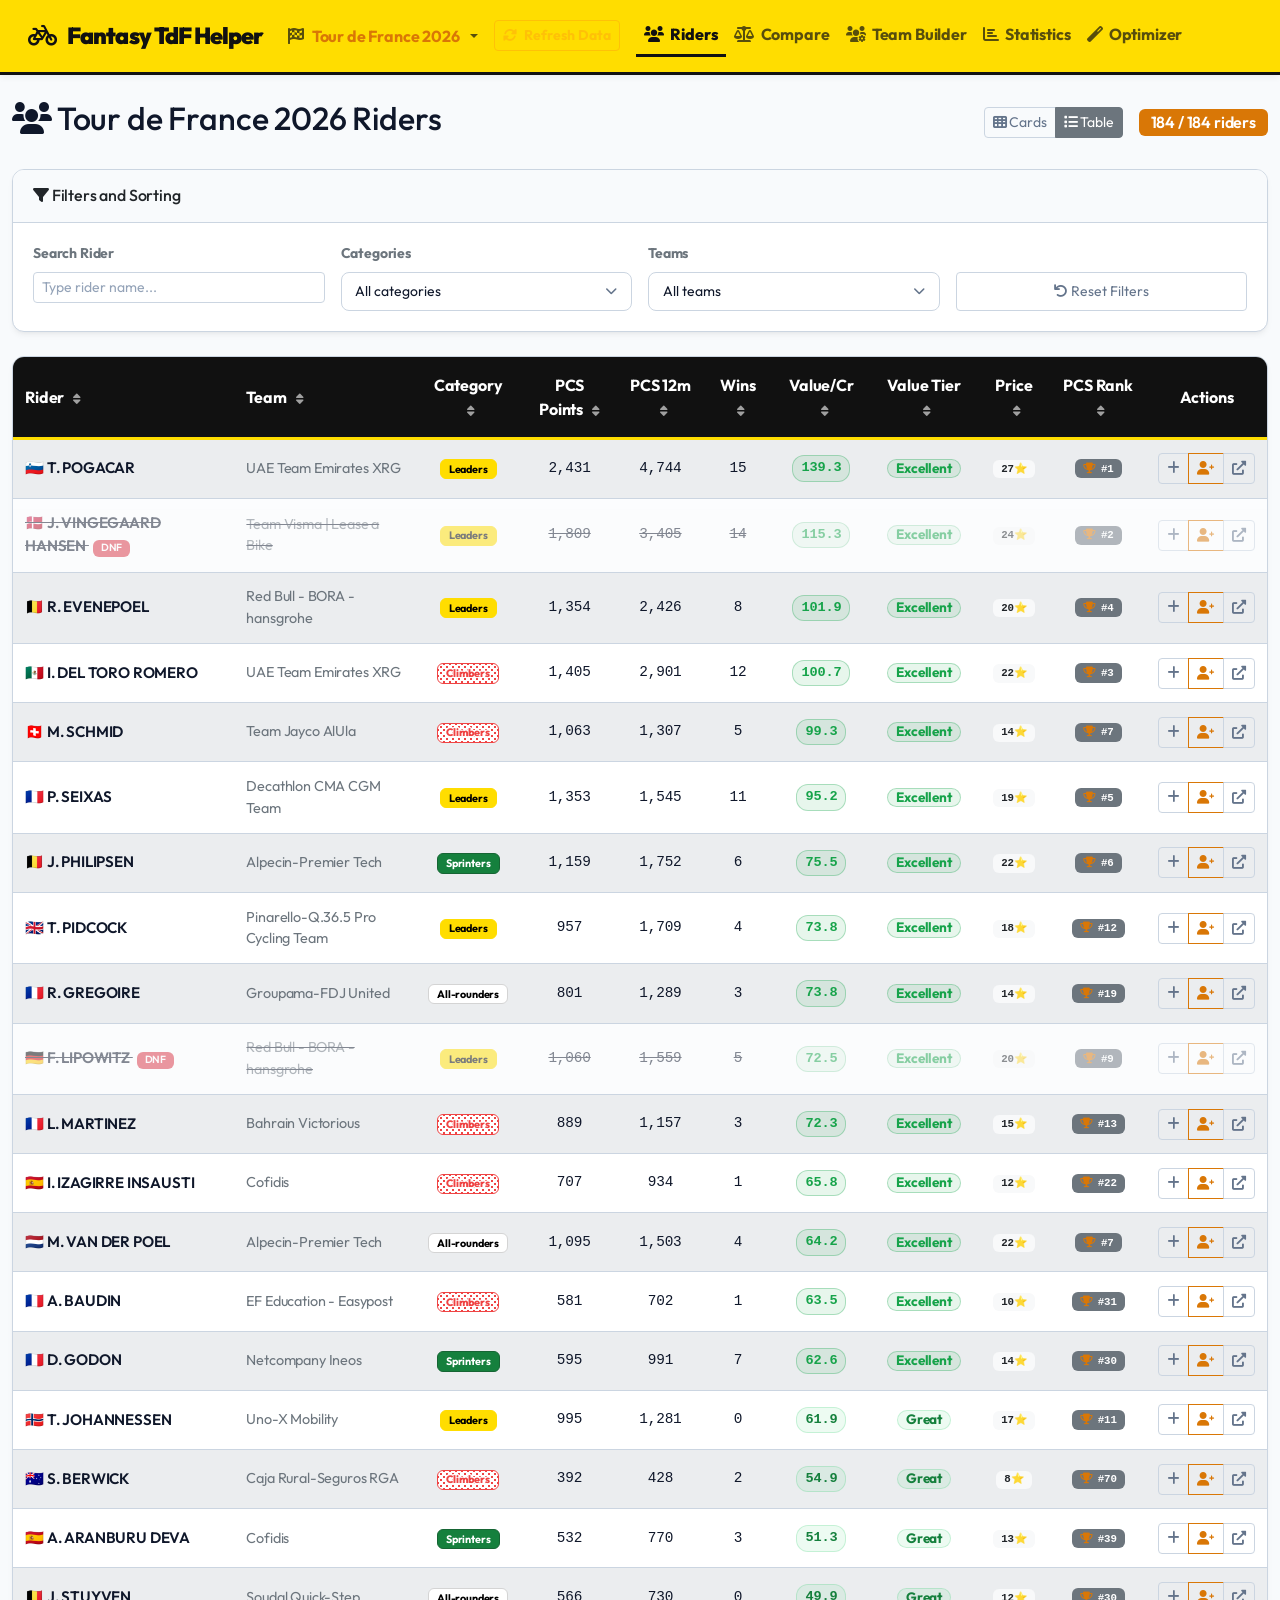
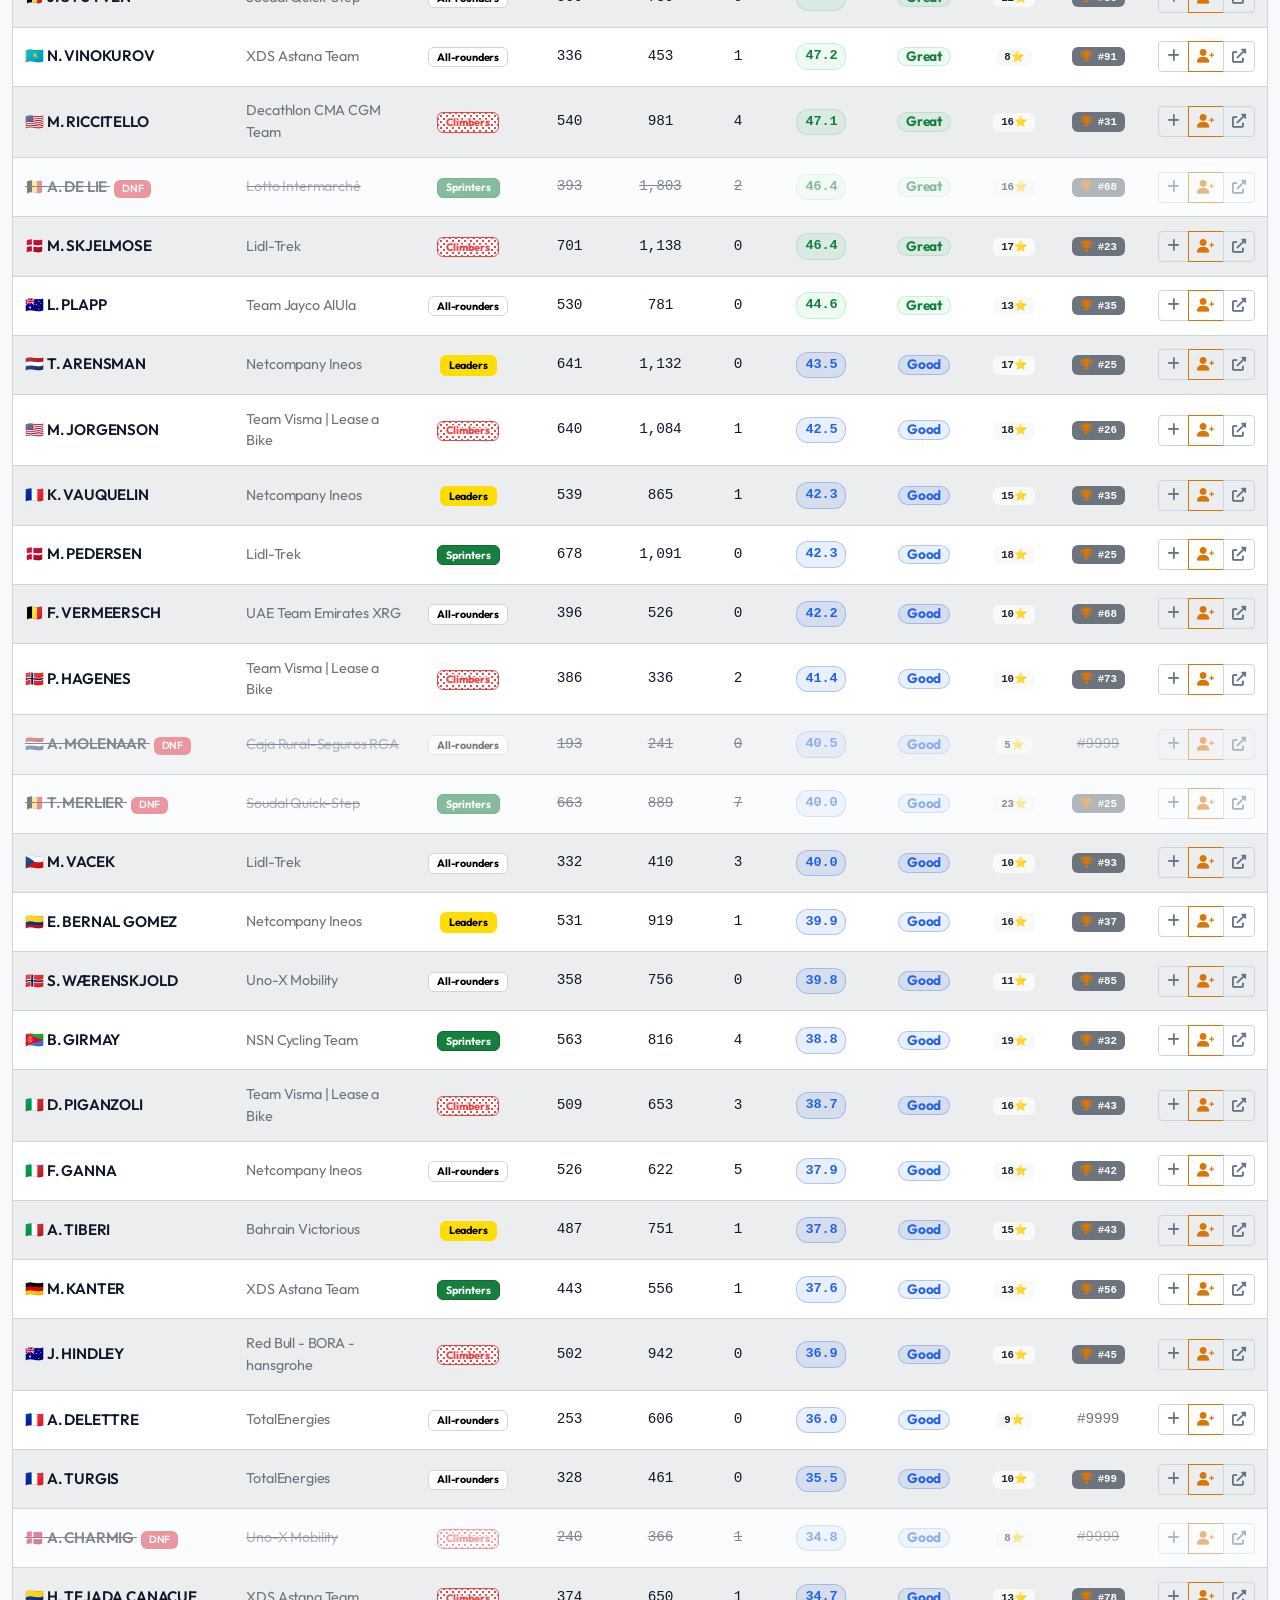
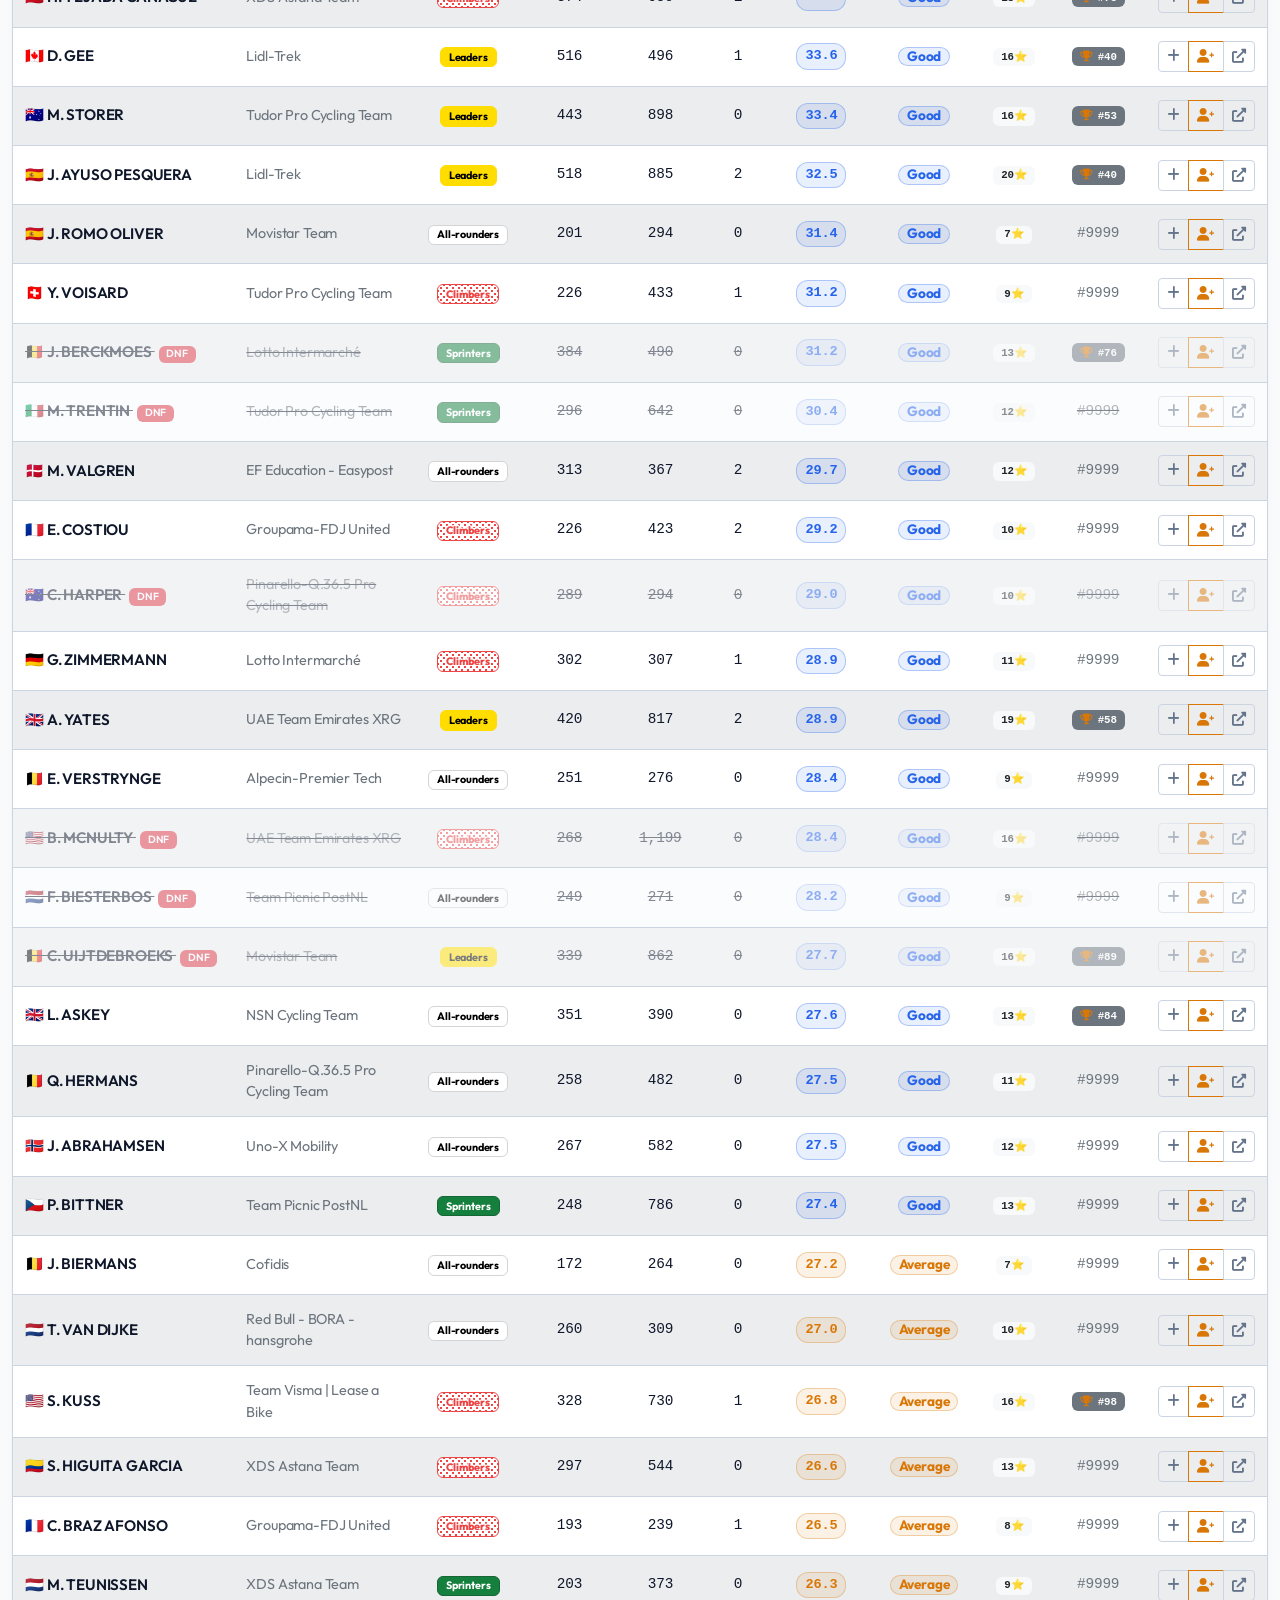
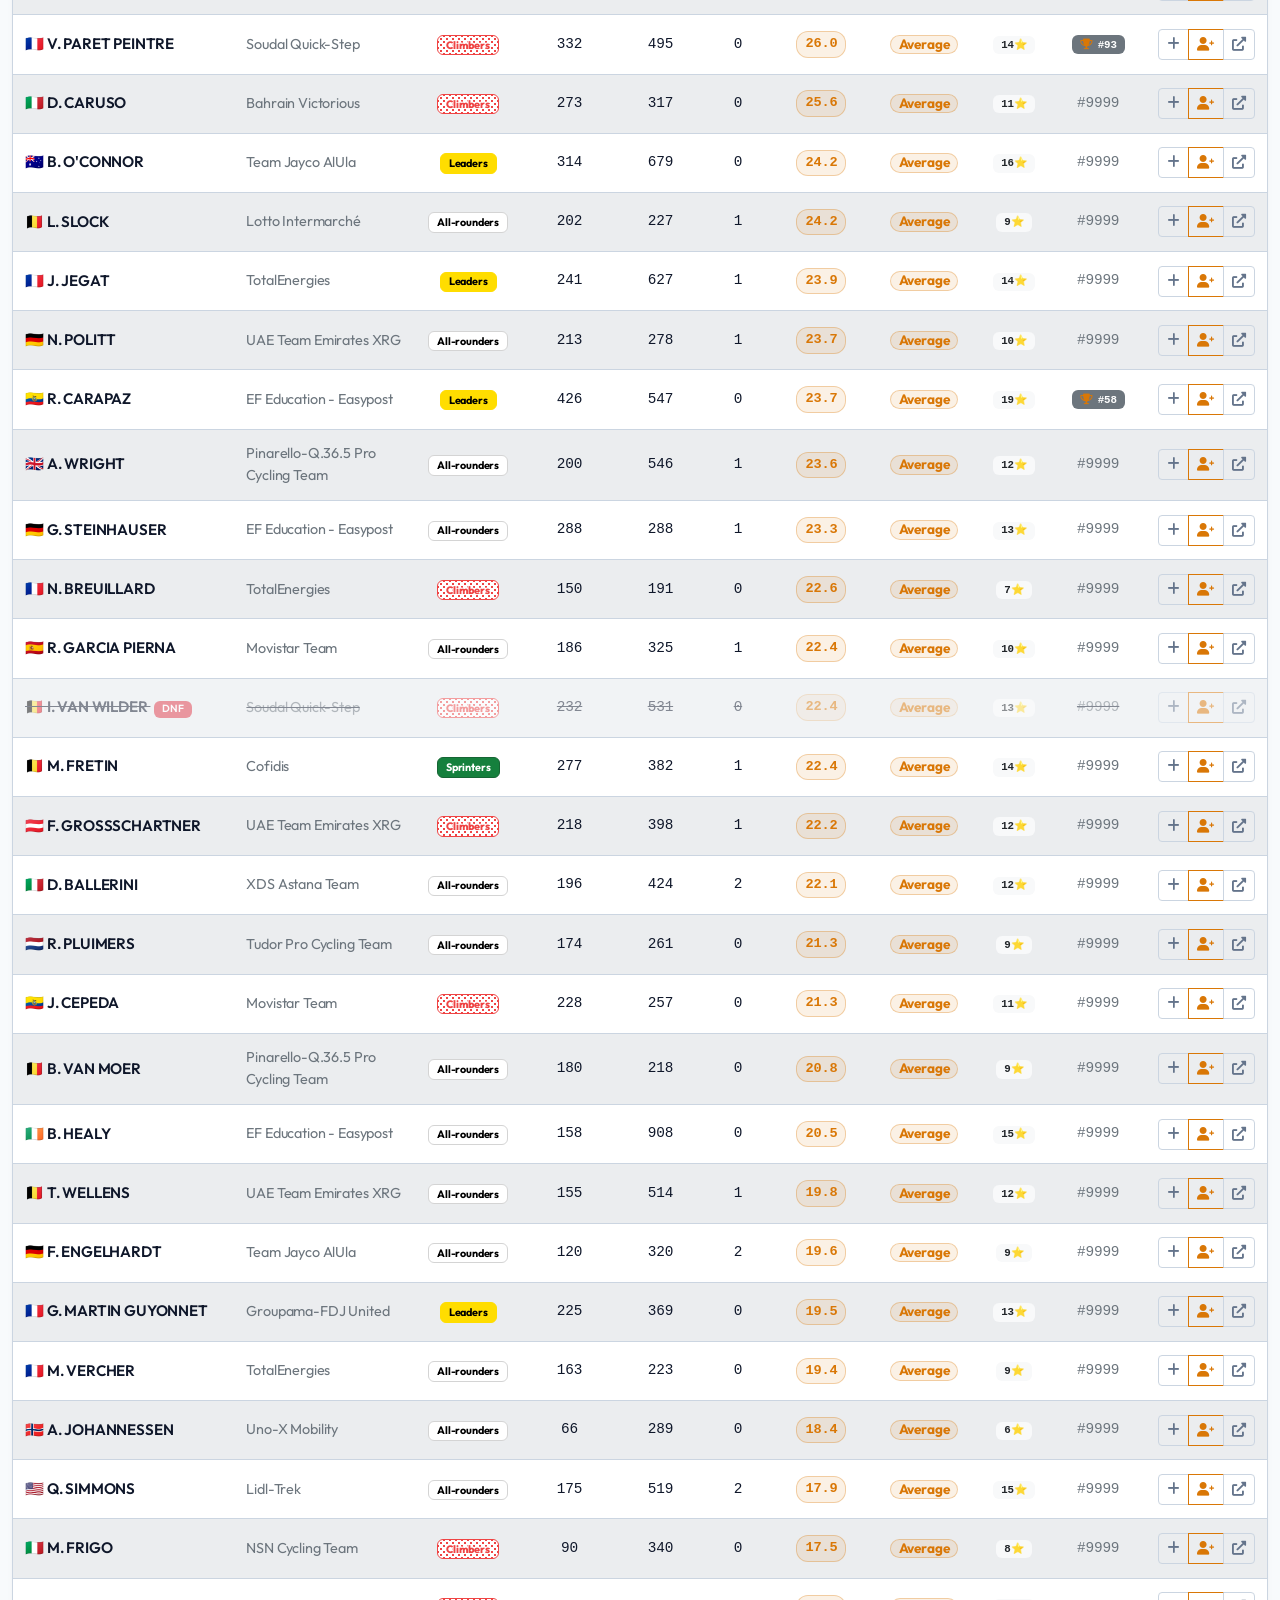
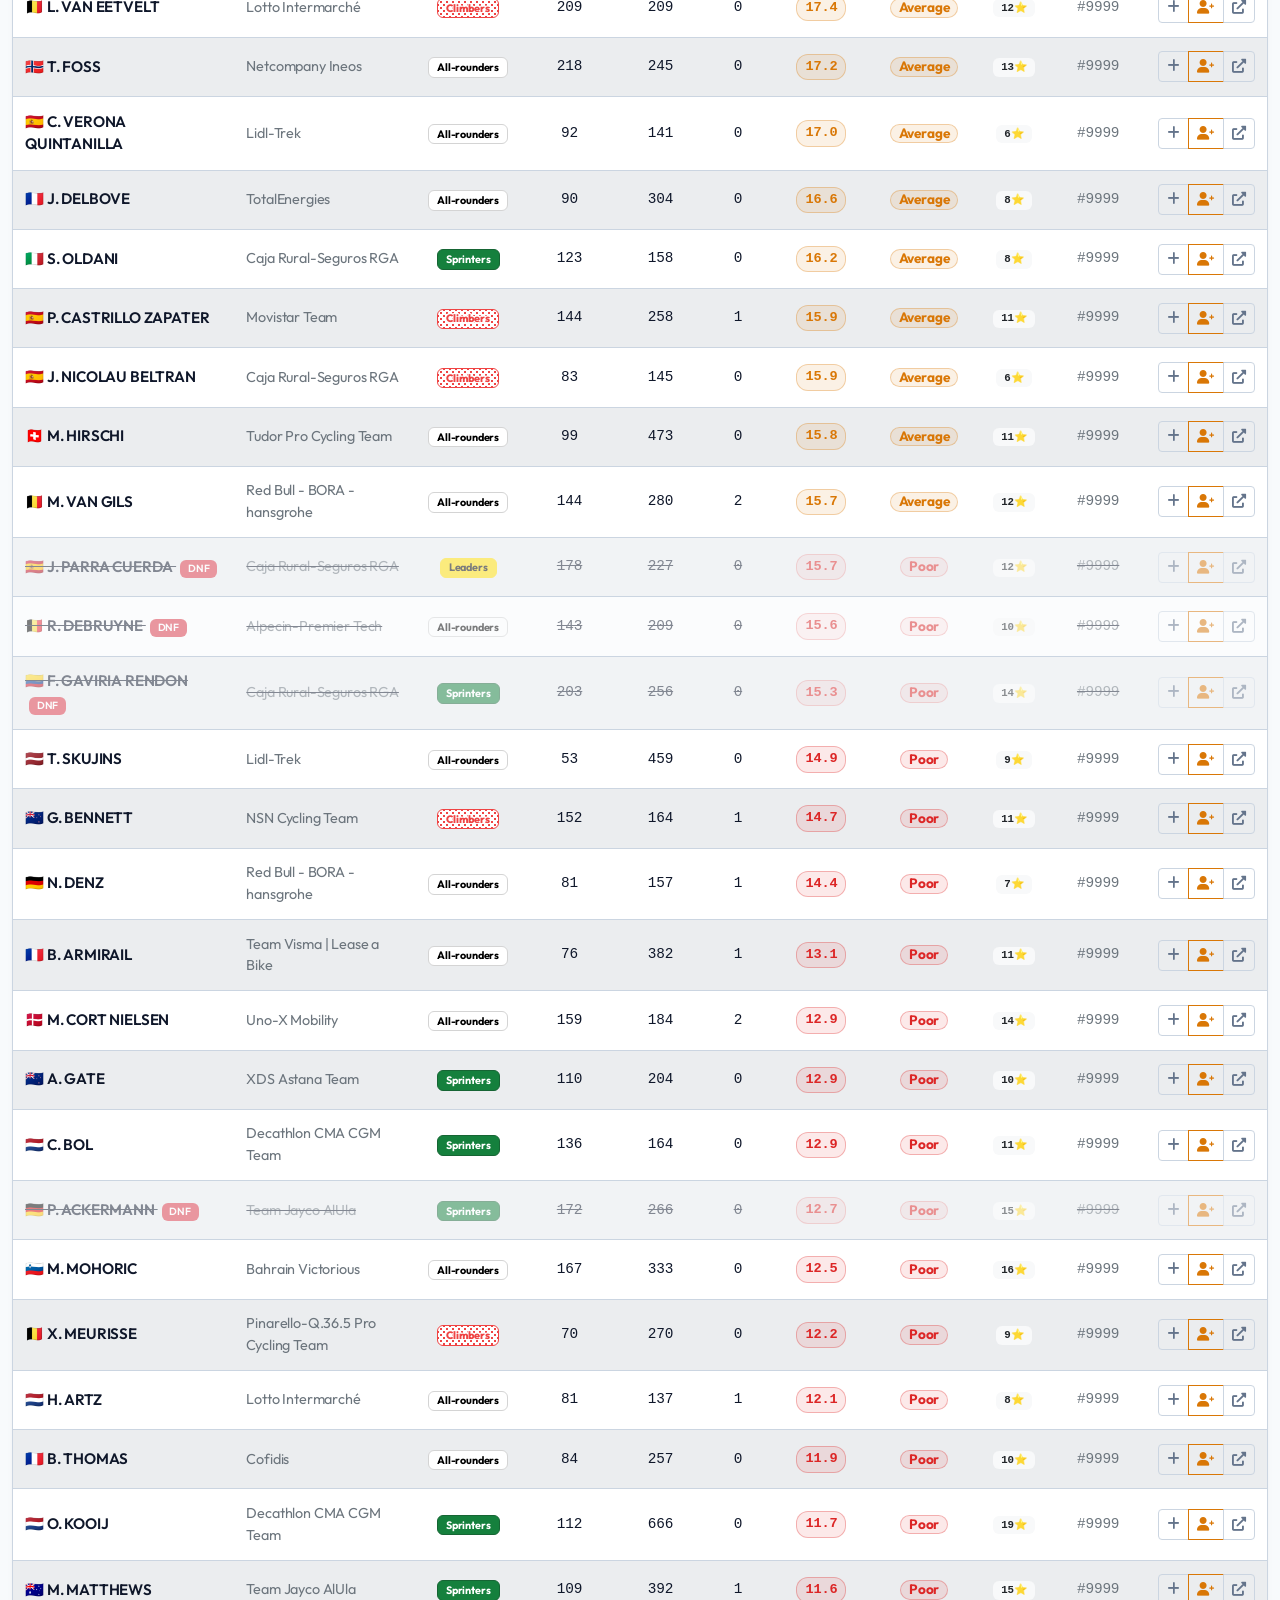
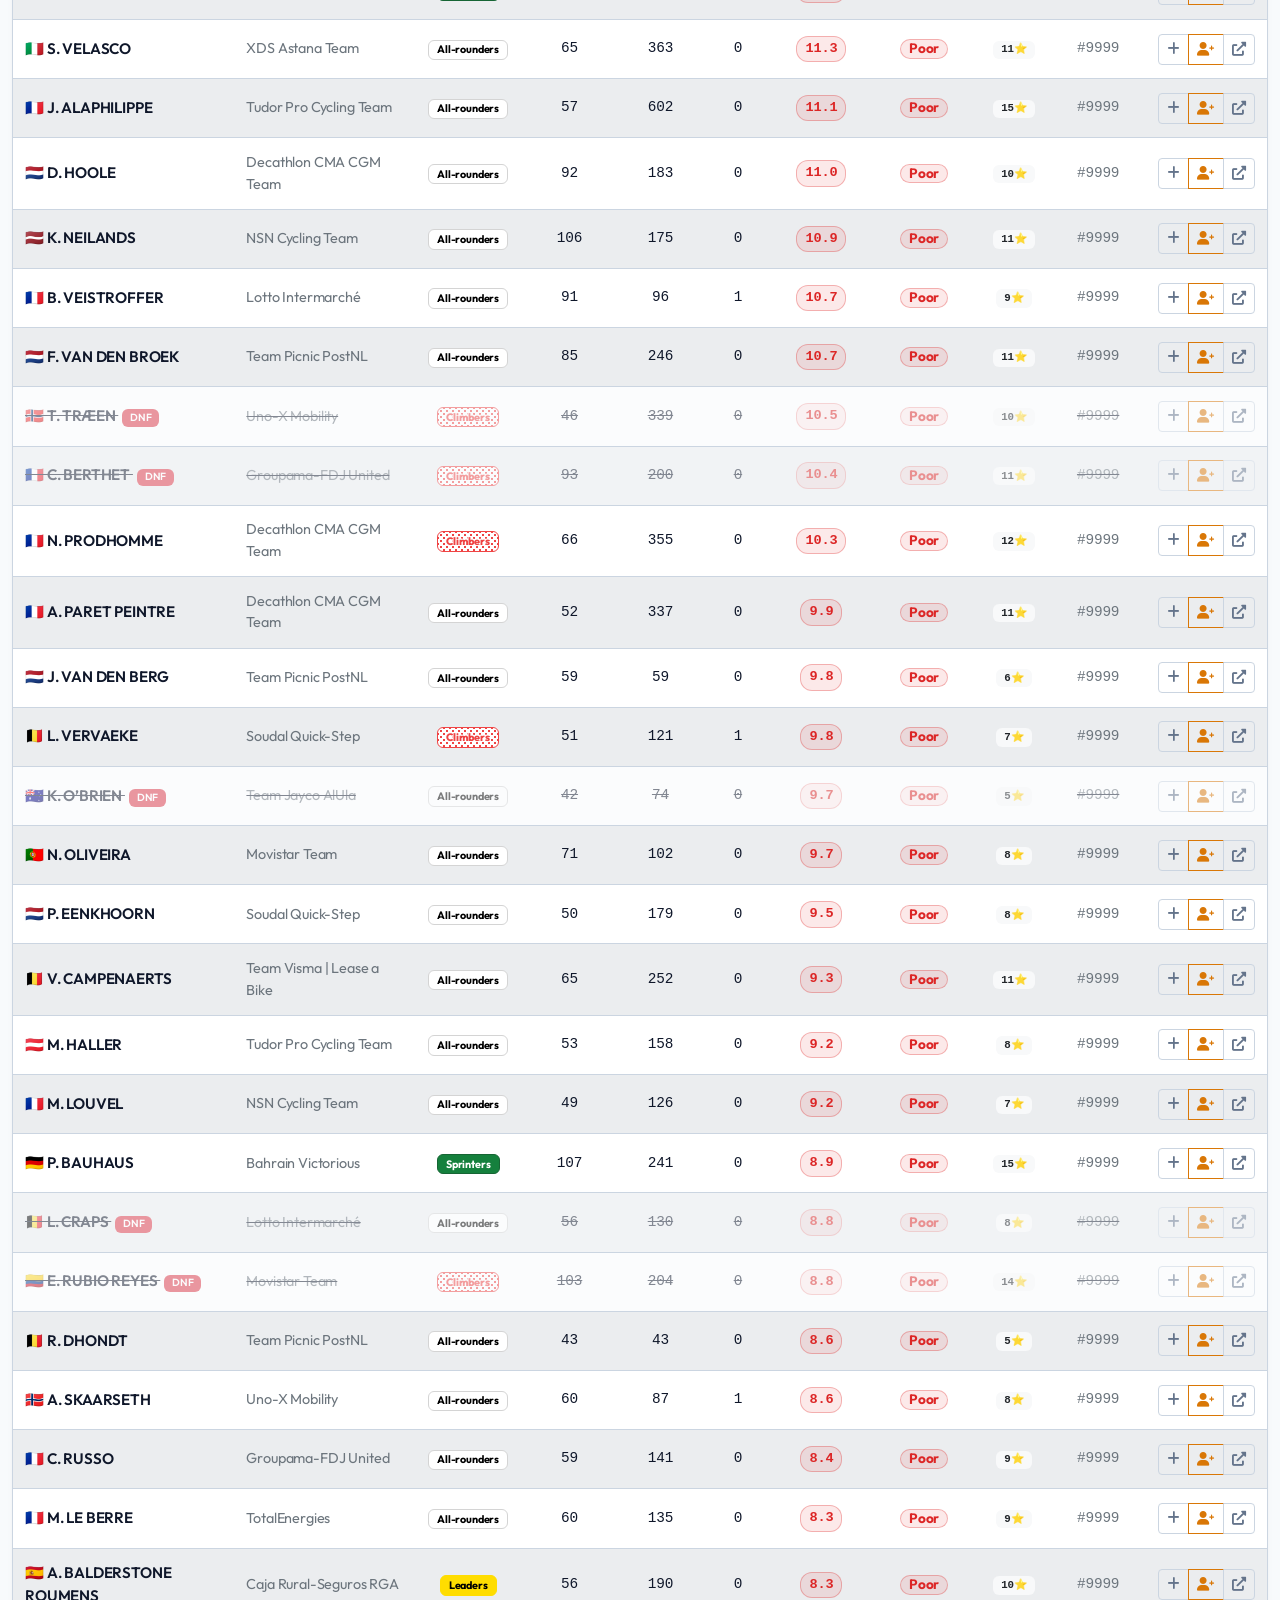
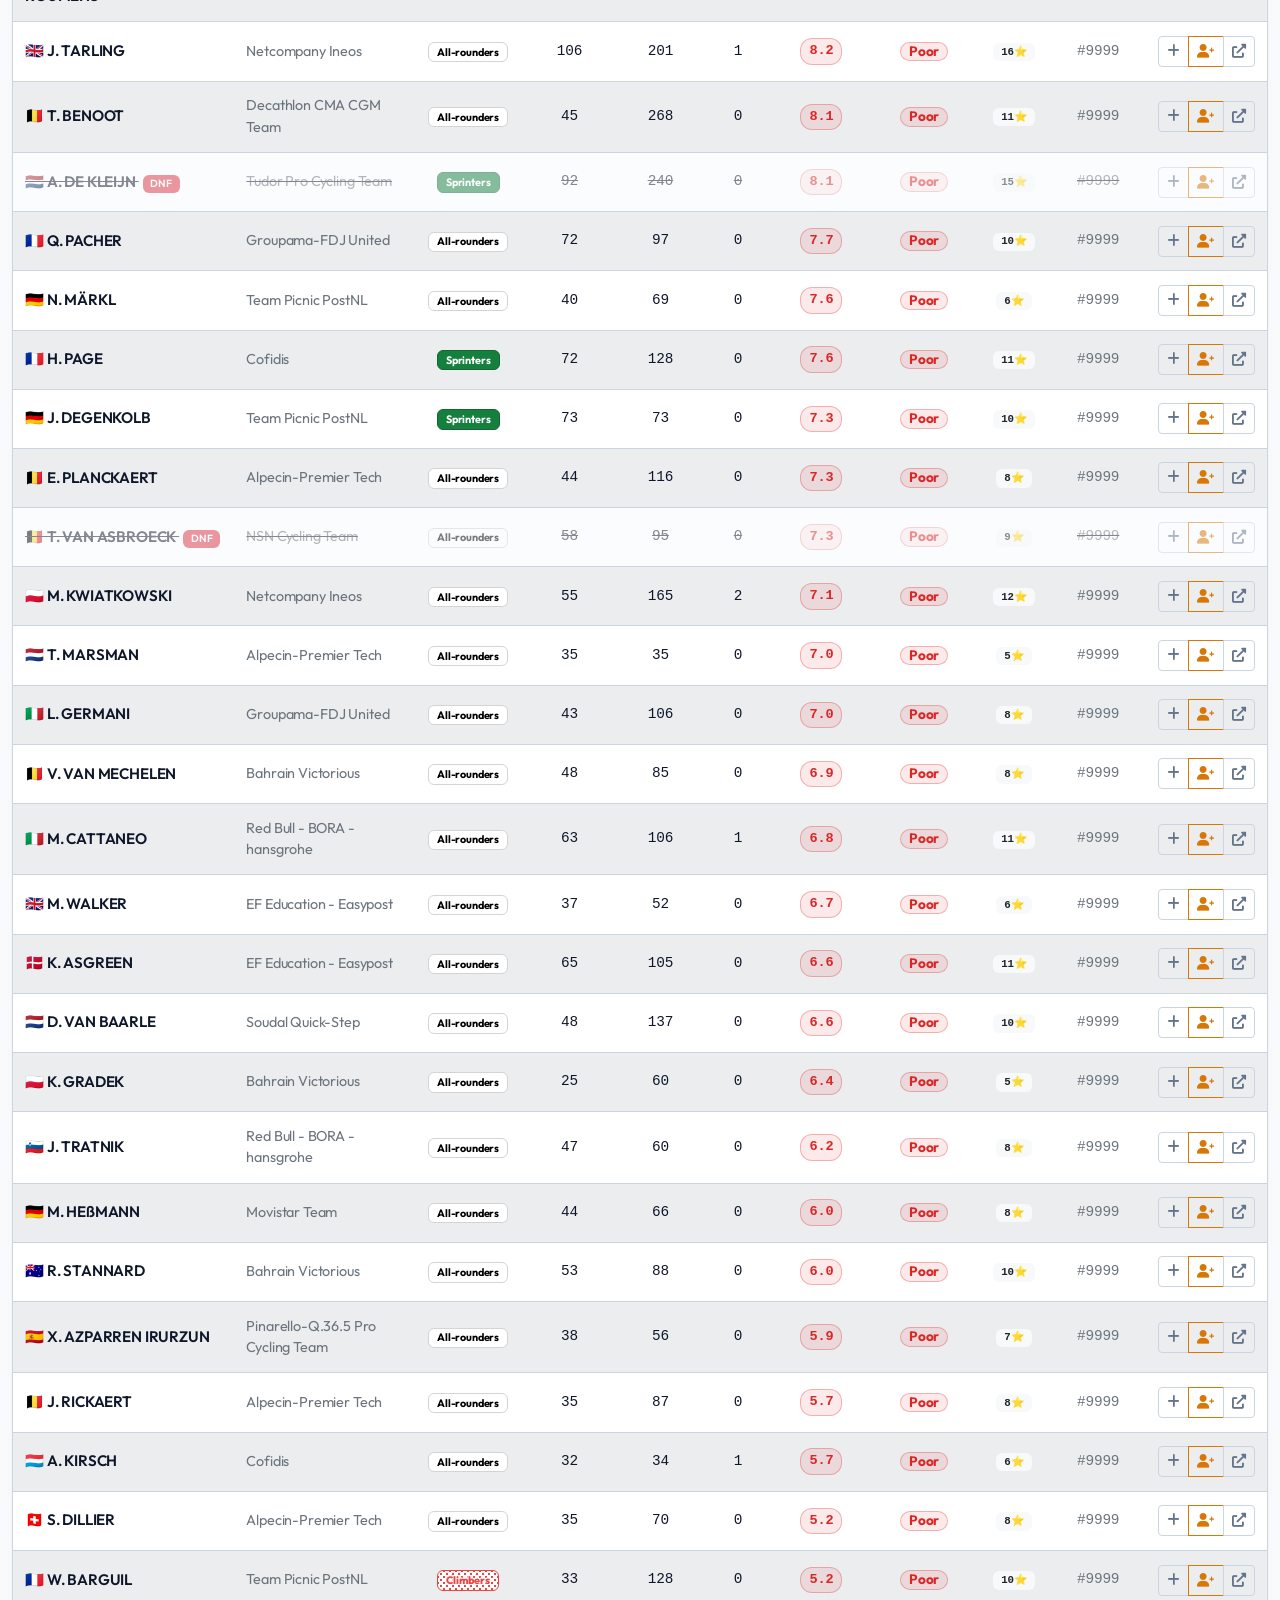
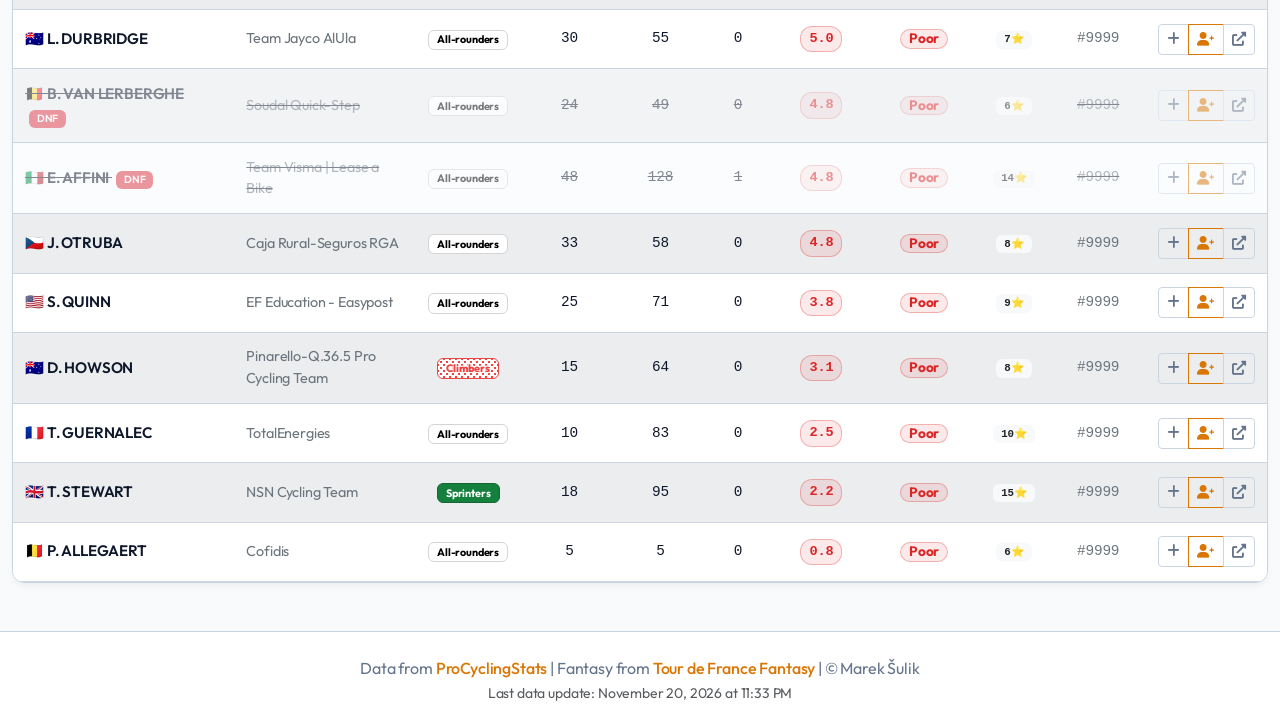
<file: index.html>
<!DOCTYPE html>
<html lang="en">
<head>
    <meta charset="UTF-8">
    <meta name="viewport" content="width=device-width, initial-scale=1.0">
    <title>Riders - Fantasy TdF Helper</title>
    <link href="https://cdn.jsdelivr.net/npm/bootstrap@5.1.3/dist/css/bootstrap.min.css" rel="stylesheet">
    <link href="https://cdnjs.cloudflare.com/ajax/libs/font-awesome/6.0.0/css/all.min.css" rel="stylesheet">
    <link rel="stylesheet" href="styles.css">
</head>
<body>
    <!-- Navbar -->
    <nav class="navbar navbar-expand-lg navbar-dark bg-dark">
        <div class="container">
            <a class="navbar-brand" href="index.html">
                <i class="fas fa-bicycle"></i> Fantasy TdF Helper
            </a>
            <button class="navbar-toggler" type="button" data-bs-toggle="collapse" data-bs-target="#navbarNav">
                <span class="navbar-toggler-icon"></span>
            </button>
            <div class="collapse navbar-collapse" id="navbarNav">
                <!-- Race Selector & Crawl Button -->
                <ul class="navbar-nav me-3 align-items-center">
                    <li class="nav-item dropdown">
                        <a class="nav-link dropdown-toggle" href="#" id="raceDropdown" role="button" data-bs-toggle="dropdown" aria-expanded="false">
                            <i class="fas fa-flag-checkered"></i>
                            <span class="text-warning">Loading Race...</span>
                        </a>
                        <ul class="dropdown-menu" aria-labelledby="raceDropdown">
                            <li><a class="dropdown-item race-option" data-race="tdf" href="#">🇫🇷 Tour de France 2026</a></li>
                            <li><a class="dropdown-item race-option" data-race="tdf2025" href="#">🇫🇷 Tour de France 2025</a></li>
                            <li><a class="dropdown-item race-option" data-race="vuelta" href="#">🇪🇸 Vuelta 2025</a></li>
                            <li><a class="dropdown-item race-option" data-race="tdffemmes" href="#">🇫🇷👧 Tour de France Femmes</a></li>
                        </ul>
                    </li>
                    <li class="nav-item ms-2">
                        <button id="crawlStatsBtn" class="btn btn-sm btn-outline-warning fw-bold" onclick="triggerDataCrawl()" title="Crawl & update latest rider stats from ProCyclingStats & Wikipedia">
                            <i class="fas fa-sync-alt me-1"></i> Refresh Data
                        </button>
                    </li>
                </ul>
                
                <ul class="navbar-nav me-auto">
                    <li class="nav-item">
                        <a class="nav-link active" href="index.html">
                            <i class="fas fa-users"></i> Riders
                        </a>
                    </li>
                    <li class="nav-item">
                        <a class="nav-link" href="compare.html">
                            <i class="fas fa-balance-scale"></i> Compare
                        </a>
                    </li>
                    <li class="nav-item">
                        <a class="nav-link" href="team-builder.html">
                            <i class="fas fa-users-cog"></i> Team Builder
                        </a>
                    </li>
                    <li class="nav-item">
                        <a class="nav-link" href="stats.html">
                            <i class="fas fa-chart-bar"></i> Statistics
                        </a>
                    </li>
                    <li class="nav-item">
                        <a class="nav-link" href="optimizer.html">
                            <i class="fas fa-magic"></i> Optimizer
                        </a>
                    </li>
                </ul>
            </div>
        </div>
    </nav>

    <!-- Main Container -->
    <main class="container mt-4">
        <div class="d-flex justify-content-between align-items-center mb-4">
            <h2><i class="fas fa-users"></i> <span id="raceTitle">Tour de France 2026</span> Riders</h2>
            <div class="d-flex align-items-center gap-3">
                <div class="btn-group" role="group">
                    <input type="radio" class="btn-check" name="viewMode" id="cardView" autocomplete="off">
                    <label class="btn btn-outline-secondary btn-sm" for="cardView">
                        <i class="fas fa-th"></i> Cards
                    </label>
                    <input type="radio" class="btn-check" name="viewMode" id="tableView" autocomplete="off" checked>
                    <label class="btn btn-outline-secondary btn-sm" for="tableView">
                        <i class="fas fa-list"></i> Table
                    </label>
                </div>
                <span class="badge bg-primary fs-6" id="riderCountBadge">
                    0 / 0 riders
                </span>
            </div>
        </div>

        <!-- Filters card -->
        <div class="card mb-4">
            <div class="card-header">
                <h6 class="mb-0"><i class="fas fa-filter"></i> Filters and Sorting</h6>
            </div>
            <div class="card-body">
                <div class="row g-3 small">
                    <!-- Search by Rider Name -->
                    <div class="col-md-3">
                        <label class="form-label text-secondary fw-bold">Search Rider</label>
                        <input type="text" id="riderSearchInput" class="form-control form-control-sm bg-dark text-white border-secondary" placeholder="Type rider name...">
                    </div>

                    <!-- Category filter dropdown -->
                    <div class="col-md-3">
                        <label class="form-label text-secondary fw-bold">Categories</label>
                        <div class="dropdown">
                            <button class="custom-dropdown-btn w-100" type="button" id="catFilterDropdown" data-bs-toggle="dropdown" aria-expanded="false" data-bs-auto-close="outside">
                                <span id="categoryText">All categories</span>
                                <i class="fas fa-chevron-down dropdown-arrow"></i>
                            </button>
                            <div class="dropdown-menu w-100 p-2" aria-labelledby="catFilterDropdown">
                                <div class="form-check">
                                    <input class="form-check-input category-check" type="checkbox" value="Leaders" id="cat-leaders" checked>
                                    <label class="form-check-label" for="cat-leaders">Leaders</label>
                                </div>
                                <div class="form-check">
                                    <input class="form-check-input category-check" type="checkbox" value="Sprinters" id="cat-sprinters" checked>
                                    <label class="form-check-label" for="cat-sprinters">Sprinters</label>
                                </div>
                                <div class="form-check">
                                    <input class="form-check-input category-check" type="checkbox" value="Climbers" id="cat-climbers" checked>
                                    <label class="form-check-label" for="cat-climbers">Climbers</label>
                                </div>
                                <div class="form-check">
                                    <input class="form-check-input category-check" type="checkbox" value="All-rounders" id="cat-all-rounders" checked>
                                    <label class="form-check-label" for="cat-all-rounders">All-rounders</label>
                                </div>
                            </div>
                        </div>
                    </div>

                    <!-- Team filter dropdown -->
                    <div class="col-md-3">
                        <label class="form-label text-secondary fw-bold">Teams</label>
                        <div class="dropdown">
                            <button class="custom-dropdown-btn w-100" type="button" id="teamFilterDropdown" data-bs-toggle="dropdown" aria-expanded="false" data-bs-auto-close="outside">
                                <span id="teamText">All teams</span>
                                <i class="fas fa-chevron-down dropdown-arrow"></i>
                            </button>
                            <div class="dropdown-menu w-100 p-2" style="min-width: 280px;" aria-labelledby="teamFilterDropdown">
                                <div class="mb-2">
                                    <input type="text" class="form-control form-control-sm bg-dark text-white border-secondary" id="teamSearchBox" placeholder="Search teams...">
                                </div>
                                <div id="teamCheckboxes" style="max-height: 250px; overflow-y: auto;">
                                    <!-- Populated dynamically -->
                                </div>
                            </div>
                        </div>
                    </div>

                    <!-- Action buttons -->
                    <div class="col-md-3 d-flex align-items-end gap-2">
                        <button type="button" class="btn btn-sm btn-outline-secondary w-100 py-2" onclick="resetFilters()">
                            <i class="fas fa-undo"></i> Reset Filters
                        </button>
                    </div>
                </div>
            </div>
        </div>

        <!-- Cards View Content -->
        <div id="cardView-content" style="display: none;">
            <div id="riderCardsGrid" class="row row-cols-1 row-cols-md-2 row-cols-lg-3 row-cols-xl-4 g-3">
                <!-- Cards rendered dynamically -->
            </div>
        </div>

        <!-- Table View Content -->
        <div id="tableView-content">
            <div class="table-responsive">
                <table class="table table-hover table-striped mb-0">
                    <thead class="table-dark">
                        <tr>
                            <th class="sortable" onclick="sortTable(0)">Rider <i class="fas fa-sort"></i></th>
                            <th class="sortable" onclick="sortTable(1)">Team <i class="fas fa-sort"></i></th>
                            <th class="sortable text-center" onclick="sortTable(2)">Category <i class="fas fa-sort"></i></th>
                            <th class="sortable text-center" onclick="sortTable(3)">PCS Points <i class="fas fa-sort"></i></th>
                            <th class="sortable text-center" onclick="sortTable(4)">PCS 12m <i class="fas fa-sort"></i></th>
                            <th class="sortable text-center" onclick="sortTable(5)">Wins <i class="fas fa-sort"></i></th>
                            <th class="sortable text-center" onclick="sortTable(6)">Value/Cr <i class="fas fa-sort"></i></th>
                            <th class="sortable text-center" onclick="sortTable(7)">Value Tier <i class="fas fa-sort"></i></th>
                            <th class="sortable text-center" onclick="sortTable(8)">Price <i class="fas fa-sort"></i></th>
                            <th class="sortable text-center" onclick="sortTable(9)">PCS Rank <i class="fas fa-sort"></i></th>
                            <th class="text-center">Actions</th>
                        </tr>
                    </thead>
                    <tbody id="ridersTableBody">
                        <!-- Table rows rendered dynamically -->
                    </tbody>
                </table>
            </div>
        </div>
    </main>

    <!-- Footer -->
    <footer class="bg-dark text-light py-4 mt-5">
        <div class="container text-center">
            <p class="mb-0">
                Data from <a href="https://www.procyclingstats.com" target="_blank" class="text-warning">ProCyclingStats</a>
                | Fantasy from <a href="https://fantasybytissot.letour.fr" target="_blank" class="text-warning">Tour de France Fantasy</a>
                | © Marek Šulik
            </p>
            <small class="text-muted" id="lastUpdatedDate">
                Last data update: July 2026
            </small>
        </div>
    </footer>

    <!-- Bootstrap & App Scripts -->
    <script src="https://cdn.jsdelivr.net/npm/bootstrap@5.1.3/dist/js/bootstrap.bundle.min.js"></script>
    <script src="app.js"></script>
    <script>
        let filteredRiders = [];
        let sortColumn = -1;
        let sortDirection = 'asc';

        document.addEventListener('DOMContentLoaded', async () => {
            // Initialize App
            await initApp();
            
            // Set race name in title
            document.getElementById('raceTitle').textContent = APP_STATE.races[APP_STATE.currentRace];
            
            // Build dynamic team filter list
            initTeamFilters();
            
            // Initialize views preference
            initViewToggle();
            
            // Register filter change events
            document.getElementById('riderSearchInput').addEventListener('input', applyFilters);
            document.getElementById('teamSearchBox').addEventListener('input', filterTeamsList);
            document.querySelectorAll('.category-check').forEach(cb => cb.addEventListener('change', applyFilters));
            
            // Initialize comparison UI drawer
            initComparePanelUI();
            
            // Perform initial filtering and rendering
            applyFilters();
        });

        // Populate unique teams list inside filters dropdown
        function initTeamFilters() {
            const teamContainer = document.getElementById('teamCheckboxes');
            if (!teamContainer) return;
            
            // Get unique team names from riders database
            const teams = [...new Set(APP_STATE.riders.map(r => r.team))].sort();
            
            teamContainer.innerHTML = teams.map((team, idx) => `
                <div class="form-check">
                    <input class="form-check-input team-check" type="checkbox" value="${team}" id="team-${idx}">
                    <label class="form-check-label" for="team-${idx}">${team}</label>
                </div>
            `).join('');
            
            // Add listeners to team checkboxes
            document.querySelectorAll('.team-check').forEach(cb => {
                cb.addEventListener('change', () => {
                    updateTeamFilterText();
                    applyFilters();
                });
            });
        }

        // Toggle Cards vs Table views
        function initViewToggle() {
            const cardViewRadio = document.getElementById('cardView');
            const tableViewRadio = document.getElementById('tableView');
            const cardContent = document.getElementById('cardView-content');
            const tableContent = document.getElementById('tableView-content');

            // Load saved preference, default to table
            const savedView = localStorage.getItem('ridersViewMode') || 'table';
            if (savedView === 'card') {
                cardViewRadio.checked = true;
                cardContent.style.display = 'block';
                tableContent.style.display = 'none';
            } else {
                tableViewRadio.checked = true;
                cardContent.style.display = 'none';
                tableContent.style.display = 'block';
            }

            cardViewRadio.addEventListener('change', () => {
                if (cardViewRadio.checked) {
                    cardContent.style.display = 'block';
                    tableContent.style.display = 'none';
                    localStorage.setItem('ridersViewMode', 'card');
                }
            });

            tableViewRadio.addEventListener('change', () => {
                if (tableViewRadio.checked) {
                    cardContent.style.display = 'none';
                    tableContent.style.display = 'block';
                    localStorage.setItem('ridersViewMode', 'table');
                }
            });
        }

        // Filter team list in dropdown search box
        function filterTeamsList() {
            const searchVal = document.getElementById('teamSearchBox').value.toLowerCase();
            document.querySelectorAll('#teamCheckboxes .form-check').forEach(checkbox => {
                const label = checkbox.querySelector('label').textContent.toLowerCase();
                if (label.includes(searchVal)) {
                    checkbox.style.display = 'flex';
                } else {
                    checkbox.style.display = 'none';
                }
            });
        }

        // Update the textual label of team filter
        function updateTeamFilterText() {
            const checkedTeams = Array.from(document.querySelectorAll('.team-check:checked')).map(cb => cb.value);
            const teamText = document.getElementById('teamText');
            
            if (checkedTeams.length === 0) {
                teamText.textContent = 'All teams';
            } else if (checkedTeams.length === 1) {
                teamText.textContent = checkedTeams[0];
            } else {
                teamText.textContent = `${checkedTeams.length} teams selected`;
            }
        }

        // Reset all filters to default state
        function resetFilters() {
            document.getElementById('riderSearchInput').value = '';
            document.getElementById('teamSearchBox').value = '';
            document.querySelectorAll('.category-check').forEach(cb => cb.checked = true);
            document.querySelectorAll('.team-check').forEach(cb => cb.checked = false);
            
            document.getElementById('categoryText').textContent = 'All categories';
            updateTeamFilterText();
            filterTeamsList();
            applyFilters();
        }

        // Filter and sort riders list
        function applyFilters() {
            const searchVal = document.getElementById('riderSearchInput').value.toLowerCase();
            const checkedCats = Array.from(document.querySelectorAll('.category-check:checked')).map(cb => cb.value);
            const checkedTeams = Array.from(document.querySelectorAll('.team-check:checked')).map(cb => cb.value);

            // Update category selector label
            const categoryText = document.getElementById('categoryText');
            if (checkedCats.length === 0) {
                categoryText.textContent = 'None selected';
            } else if (checkedCats.length === 4) {
                categoryText.textContent = 'All categories';
            } else {
                categoryText.textContent = checkedCats.join(', ');
            }

            // Filter logic
            filteredRiders = APP_STATE.riders.filter(rider => {
                const matchesSearch = rider.name.toLowerCase().includes(searchVal) || rider.team.toLowerCase().includes(searchVal);
                const matchesCategory = checkedCats.includes(rider.category);
                const matchesTeam = checkedTeams.length === 0 || checkedTeams.includes(rider.team);
                return matchesSearch && matchesCategory && matchesTeam;
            });

            // Re-apply sorting if any column is selected
            if (sortColumn !== -1) {
                sortRidersData(sortColumn, false);
            }

            // Update badges
            document.getElementById('riderCountBadge').textContent = `${filteredRiders.length} / ${APP_STATE.riders.length} riders`;

            // Render view lists
            renderRidersTable();
            renderRidersCards();
        }

        // Render riders inside Table View
        function renderRidersTable() {
            const tbody = document.getElementById('ridersTableBody');
            if (!tbody) return;

            if (filteredRiders.length === 0) {
                tbody.innerHTML = `<tr><td colspan="11" class="text-center py-4 text-muted"><i class="fas fa-users-slash fa-2x mb-2 d-block"></i>No riders matched the selected criteria.</td></tr>`;
                return;
            }

            tbody.innerHTML = filteredRiders.map(rider => `
                <tr class="rider-row ${rider.is_out ? 'opacity-50 text-decoration-line-through' : ''}">
                    <td>
                        <div>
                            ${rider.flag} ${rider.name}
                            ${rider.is_out ? '<span class="badge bg-danger ms-1" style="font-size:0.65rem;">DNF</span>' : ''}
                        </div>
                    </td>
                    <td><span class="text-secondary">${rider.team}</span></td>
                    <td class="text-center"><span class="badge ${getCategoryBadgeClass(rider.category)}">${rider.category}</span></td>
                    <td class="text-center font-monospace">${formatPoints(rider.pcs_points_season)}</td>
                    <td class="text-center font-monospace text-secondary">${formatPoints(rider.pcs_points_12m)}</td>
                    <td class="text-center font-monospace">${rider.wins}</td>
                    <td class="text-center font-monospace"><span class="${getValueColorClass(rider.value_tier)}">${rider.value_credit.toFixed(1)}</span></td>
                    <td class="text-center"><span class="badge ${getValueColorClass(rider.value_tier)}">${rider.value_tier}</span></td>
                    <td class="text-center font-monospace"><span class="badge text-dark bg-light fw-bold">${rider.price}⭐</span></td>
                    <td class="text-center font-monospace">
                        ${rider.pcs_rank <= 100 ? `<span class="badge bg-secondary text-white"><i class="fas fa-trophy text-warning"></i> #${rider.pcs_rank}</span>` : `<span class="text-secondary">#${rider.pcs_rank}</span>`}
                    </td>
                    <td class="text-center">
                        <div class="btn-group btn-group-sm" role="group">
                            <button type="button" class="btn btn-outline-secondary" onclick="addToCompare('${rider.name.replace(/'/g, "\\'")}')" title="Add to Compare">
                                <i class="fas fa-plus"></i>
                            </button>
                            <button type="button" class="btn btn-outline-primary" onclick="addRiderToTeam('${rider.name.replace(/'/g, "\\'")}')" title="Add to Team Builder">
                                <i class="fas fa-user-plus"></i>
                            </button>
                            ${rider.pcs_link ? `<a href="${rider.pcs_link}" target="_blank" class="btn btn-outline-secondary" title="View PCS Profile"><i class="fas fa-external-link-alt"></i></a>` : ''}
                        </div>
                    </td>
                </tr>
            `).join('');
        }

        // Render riders inside Cards View
        function renderRidersCards() {
            const grid = document.getElementById('riderCardsGrid');
            if (!grid) return;

            if (filteredRiders.length === 0) {
                grid.innerHTML = `<div class="col-12 text-center py-4 text-muted"><i class="fas fa-users-slash fa-2x mb-2 d-block"></i>No riders matched the selected criteria.</div>`;
                return;
            }

            grid.innerHTML = filteredRiders.map(rider => `
                <div class="col">
                    <div class="card h-100 rider-card category-${rider.category.toLowerCase()} ${rider.is_out ? 'opacity-50 text-decoration-line-through' : ''}">
                        <div class="card-header d-flex justify-content-between align-items-center py-2">
                            <h6 class="mb-0 text-truncate">
                                ${rider.flag} ${rider.name}
                                ${rider.is_out ? '<span class="badge bg-danger ms-1" style="font-size:0.65rem;">DNF</span>' : ''}
                            </h6>
                            <span class="badge text-dark bg-light fw-bold">${rider.price}⭐</span>
                        </div>
                        <div class="card-body d-flex flex-column justify-content-between">
                            <div class="mb-3">
                                <p class="text-secondary small mb-1 text-truncate" title="${rider.team}">
                                    <i class="fas fa-users"></i> ${rider.team}
                                </p>
                                <div class="d-flex gap-1 flex-wrap mb-2">
                                    <span class="badge ${getCategoryBadgeClass(rider.category)}">${rider.category}</span>
                                    <span class="badge ${getValueColorClass(rider.value_tier)}">${rider.value_tier}</span>
                                    <span class="badge bg-dark text-white">#${rider.pcs_rank} PCS</span>
                                </div>
                                <div class="row g-1 text-center bg-dark rounded p-2 small">
                                    <div class="col-4 border-end border-secondary">
                                        <div class="fw-bold">${formatPoints(rider.pcs_points_season)}</div>
                                        <div class="text-muted" style="font-size:0.7rem">Points</div>
                                    </div>
                                    <div class="col-4 border-end border-secondary">
                                        <div class="fw-bold">${rider.wins}</div>
                                        <div class="text-muted" style="font-size:0.7rem">Wins</div>
                                    </div>
                                    <div class="col-4">
                                        <div class="fw-bold text-success">${rider.value_credit.toFixed(1)}</div>
                                        <div class="text-muted" style="font-size:0.7rem">Val/Cr</div>
                                    </div>
                                </div>
                            </div>
                            <div class="d-flex gap-1">
                                <button class="btn btn-xs btn-outline-secondary w-50 py-1" onclick="addToCompare('${rider.name.replace(/'/g, "\\'")}')">
                                    <i class="fas fa-plus"></i> Compare
                                </button>
                                <button class="btn btn-xs btn-primary w-50 py-1" onclick="addRiderToTeam('${rider.name.replace(/'/g, "\\'")}')">
                                    <i class="fas fa-user-plus"></i> Add Team
                                </button>
                            </div>
                        </div>
                    </div>
                </div>
            `).join('');
        }

        // Helper to map tier text to color class
        function getValueColorClass(tier) {
            const classes = {
                'Excellent': 'value-excellent',
                'Great': 'value-great',
                'Good': 'value-good',
                'Average': 'value-average',
                'Poor': 'value-poor'
            };
            return classes[tier] || 'value-unknown';
        }

        // Quick add to team helper
        function addRiderToTeam(name) {
            const rider = APP_STATE.riders.find(r => r.name === name);
            if (!rider) return;

            // Load current squad
            let currentTeam = TeamManager.get();
            
            // Validations
            const totalCost = currentTeam.reduce((sum, r) => sum + r.price, 0);
            
            if (totalCost + rider.price > 120) {
                alert(`Adding ${rider.name} would exceed your budget of 120 credits.`);
                return;
            }
            if (currentTeam.length >= 8) {
                alert('Team is full! Maximum 8 riders allowed.');
                return;
            }
            if (currentTeam.find(r => r.name === name)) {
                alert('Rider already in team!');
                return;
            }
            
            const teamCount = currentTeam.filter(r => r.team === rider.team).length;
            if (teamCount >= 3) {
                alert(`Cannot add ${rider.name}. Maximum 3 riders from same team (${rider.team}) allowed.`);
                return;
            }
            
            const categoryLimits = { 'Leaders': 3, 'All-rounders': 5, 'Climbers': 3, 'Sprinters': 3 };
            const categoryCount = currentTeam.filter(r => r.category === rider.category).length;
            const categoryLimit = categoryLimits[rider.category] || 0;
            if (categoryCount >= categoryLimit) {
                alert(`Cannot add ${rider.name}. Maximum ${categoryLimit} ${rider.category} allowed.`);
                return;
            }

            // Add rider
            currentTeam.push(rider);
            TeamManager.save(currentTeam);
            alert(`Added ${rider.name} to Team Builder squad!`);
        }

        // Sort table columns
        function sortTable(colIndex) {
            if (sortColumn === colIndex) {
                sortDirection = sortDirection === 'asc' ? 'desc' : 'asc';
            } else {
                sortColumn = colIndex;
                sortDirection = 'asc';
            }
            
            // Update sort icon visual indicators
            const headers = document.querySelectorAll('.table th.sortable');
            headers.forEach((header, index) => {
                const icon = header.querySelector('i');
                if (index === colIndex) {
                    icon.className = sortDirection === 'asc' ? 'fas fa-sort-up text-white' : 'fas fa-sort-down text-white';
                } else {
                    icon.className = 'fas fa-sort';
                }
            });

            sortRidersData(colIndex, true);
        }

        function sortRidersData(colIndex, render = true) {
            filteredRiders.sort((a, b) => {
                let valA, valB;
                
                switch(colIndex) {
                    case 0: // Rider Name
                        // Sort by last name if possible
                        const getLastName = (fullName) => {
                            const parts = fullName.split(' ');
                            // Return first word in full capitals if it exists, or last word
                            for (let i = 1; i < parts.length; i++) {
                                if (parts[i] === parts[i].toUpperCase() && parts[i].length > 1) {
                                    return parts[i];
                                }
                            }
                            return parts[parts.length - 1];
                        }
                        valA = getLastName(a.name);
                        valB = getLastName(b.name);
                        break;
                    case 1: // Team
                        valA = a.team;
                        valB = b.team;
                        break;
                    case 2: // Category
                        valA = a.category;
                        valB = b.category;
                        break;
                    case 3: // PCS Points
                        valA = a.pcs_points_season;
                        valB = b.pcs_points_season;
                        break;
                    case 4: // PCS 12m
                        valA = a.pcs_points_12m;
                        valB = b.pcs_points_12m;
                        break;
                    case 5: // Wins
                        valA = a.wins;
                        valB = b.wins;
                        break;
                    case 6: // Value/Cr
                        valA = a.value_credit;
                        valB = b.value_credit;
                        break;
                    case 7: // Value Tier
                        const tierWeight = { 'Excellent': 5, 'Great': 4, 'Good': 3, 'Average': 2, 'Poor': 1 };
                        valA = tierWeight[a.value_tier] || 0;
                        valB = tierWeight[b.value_tier] || 0;
                        break;
                    case 8: // Price
                        valA = a.price;
                        valB = b.price;
                        break;
                    case 9: // PCS Rank
                        valA = a.pcs_rank;
                        valB = b.pcs_rank;
                        break;
                    default:
                        return 0;
                }

                if (typeof valA === 'string') {
                    return sortDirection === 'asc' ? valA.localeCompare(valB) : valB.localeCompare(valA);
                } else {
                    return sortDirection === 'asc' ? valA - valB : valB - valA;
                }
            });

            if (render) {
                renderRidersTable();
                renderRidersCards();
            }
        }
    </script>
</body>
</html>
</file>
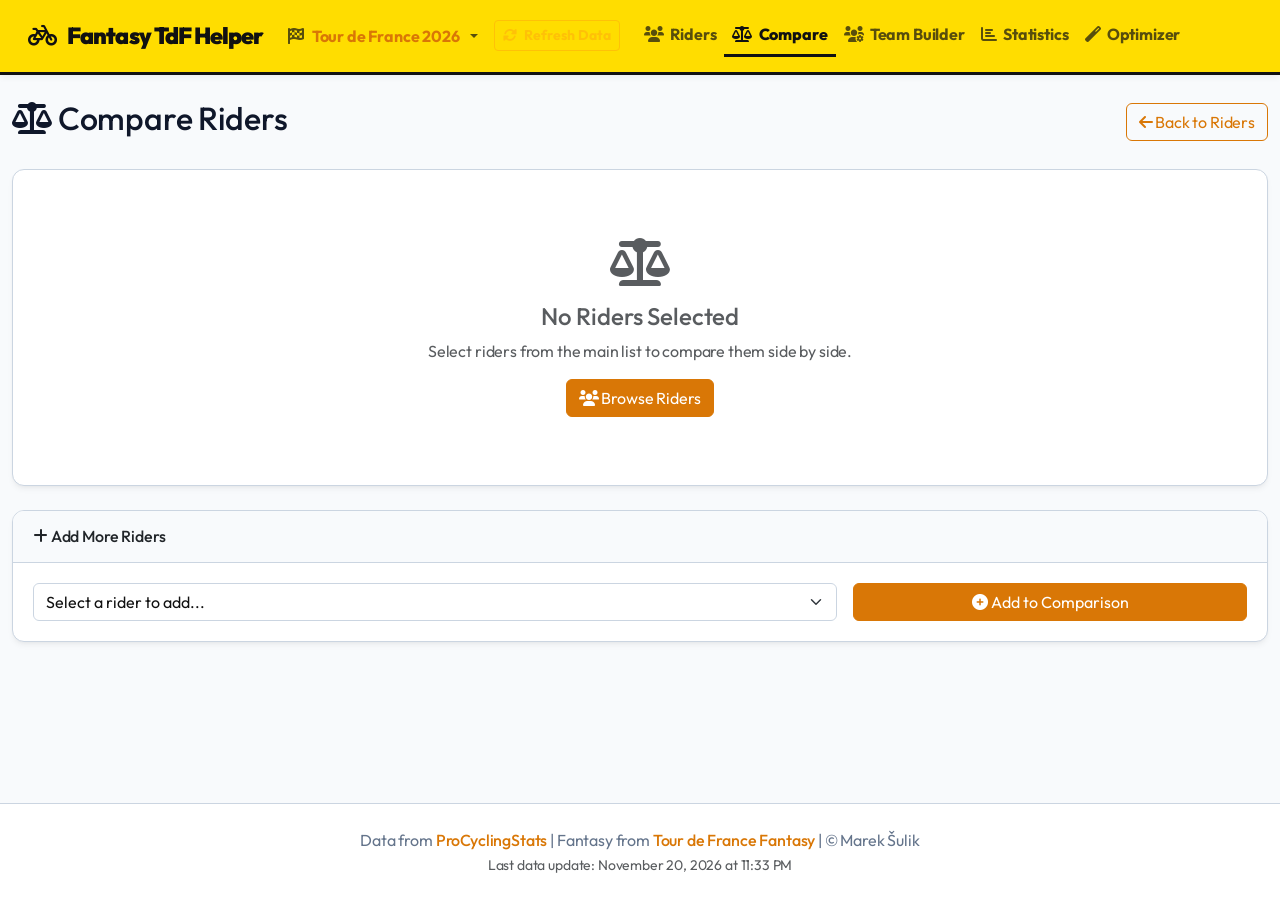
<file: compare.html>
<!DOCTYPE html>
<html lang="en">
<head>
    <meta charset="UTF-8">
    <meta name="viewport" content="width=device-width, initial-scale=1.0">
    <title>Compare Riders - Fantasy TdF Helper</title>
    <link href="https://cdn.jsdelivr.net/npm/bootstrap@5.1.3/dist/css/bootstrap.min.css" rel="stylesheet">
    <link href="https://cdnjs.cloudflare.com/ajax/libs/font-awesome/6.0.0/css/all.min.css" rel="stylesheet">
    <link rel="stylesheet" href="styles.css">
</head>
<body>
    <!-- Navbar -->
    <nav class="navbar navbar-expand-lg navbar-dark bg-dark">
        <div class="container">
            <a class="navbar-brand" href="index.html">
                <i class="fas fa-bicycle"></i> Fantasy TdF Helper
            </a>
            <button class="navbar-toggler" type="button" data-bs-toggle="collapse" data-bs-target="#navbarNav">
                <span class="navbar-toggler-icon"></span>
            </button>
            <div class="collapse navbar-collapse" id="navbarNav">
                <!-- Race Selector & Crawl Button -->
                <ul class="navbar-nav me-3 align-items-center">
                    <li class="nav-item dropdown">
                        <a class="nav-link dropdown-toggle" href="#" id="raceDropdown" role="button" data-bs-toggle="dropdown" aria-expanded="false">
                            <i class="fas fa-flag-checkered"></i>
                            <span class="text-warning">Loading Race...</span>
                        </a>
                        <ul class="dropdown-menu" aria-labelledby="raceDropdown">
                            <li><a class="dropdown-item race-option" data-race="tdf" href="#">🇫🇷 Tour de France 2026</a></li>
                            <li><a class="dropdown-item race-option" data-race="tdf2025" href="#">🇫🇷 Tour de France 2025</a></li>
                            <li><a class="dropdown-item race-option" data-race="vuelta" href="#">🇪🇸 Vuelta 2025</a></li>
                            <li><a class="dropdown-item race-option" data-race="tdffemmes" href="#">🇫🇷👧 Tour de France Femmes</a></li>
                        </ul>
                    </li>
                    <li class="nav-item ms-2">
                        <button id="crawlStatsBtn" class="btn btn-sm btn-outline-warning fw-bold" onclick="triggerDataCrawl()" title="Crawl & update latest rider stats from ProCyclingStats & Wikipedia">
                            <i class="fas fa-sync-alt me-1"></i> Refresh Data
                        </button>
                    </li>
                </ul>
                
                <ul class="navbar-nav me-auto">
                    <li class="nav-item">
                        <a class="nav-link" href="index.html">
                            <i class="fas fa-users"></i> Riders
                        </a>
                    </li>
                    <li class="nav-item">
                        <a class="nav-link active" href="compare.html">
                            <i class="fas fa-balance-scale"></i> Compare
                        </a>
                    </li>
                    <li class="nav-item">
                        <a class="nav-link" href="team-builder.html">
                            <i class="fas fa-users-cog"></i> Team Builder
                        </a>
                    </li>
                    <li class="nav-item">
                        <a class="nav-link" href="stats.html">
                            <i class="fas fa-chart-bar"></i> Statistics
                        </a>
                    </li>
                    <li class="nav-item">
                        <a class="nav-link" href="optimizer.html">
                            <i class="fas fa-magic"></i> Optimizer
                        </a>
                    </li>
                </ul>
            </div>
        </div>
    </nav>

    <!-- Main Container -->
    <main class="container mt-4">
        <div class="d-flex justify-content-between align-items-center mb-4">
            <h2><i class="fas fa-balance-scale"></i> Compare Riders</h2>
            <a href="index.html" class="btn btn-outline-primary">
                <i class="fas fa-arrow-left"></i> Back to Riders
            </a>
        </div>

        <!-- No Riders State -->
        <div id="noRidersState" class="text-center py-5 card mb-4" style="display: none;">
            <div class="card-body">
                <i class="fas fa-balance-scale fa-3x text-muted mb-3"></i>
                <h4 class="text-muted">No Riders Selected</h4>
                <p class="text-muted">Select riders from the main list to compare them side by side.</p>
                <a href="index.html" class="btn btn-primary">
                    <i class="fas fa-users"></i> Browse Riders
                </a>
            </div>
        </div>

        <!-- Comparison Dashboard -->
        <div id="comparisonDashboard" style="display: none;">
            <!-- Comparison Table Card -->
            <div class="card mb-4">
                <div class="card-header bg-dark text-white">
                    <h5 class="mb-0">
                        <i class="fas fa-table"></i> Rider Comparison 
                        <span class="badge bg-primary" id="compareBadgeCount">0 riders</span>
                    </h5>
                </div>
                <div class="card-body p-0">
                    <div class="table-responsive">
                        <table class="table table-hover mb-0">
                            <thead class="table-dark">
                                <tr id="tableHeaders">
                                    <th>Metric</th>
                                    <!-- Dynamic headers will load here -->
                                </tr>
                            </thead>
                            <tbody id="comparisonTableBody">
                                <!-- Dynamic rows will load here -->
                            </tbody>
                        </table>
                    </div>
                </div>
            </div>

            <!-- Comparison Cards Row -->
            <div class="row row-cols-1 row-cols-md-2 row-cols-lg-3 g-3 mb-4" id="individualCompareCards">
                <!-- Dynamic cards will load here -->
            </div>
        </div>

        <!-- Add More Riders Card -->
        <div class="card mt-4" id="addRiderCard">
            <div class="card-header">
                <h6 class="mb-0"><i class="fas fa-plus"></i> Add More Riders</h6>
            </div>
            <div class="card-body">
                <div class="row g-3 align-items-center">
                    <div class="col-md-8">
                        <select id="riderSelectDropdown" class="form-select bg-dark text-white border-secondary">
                            <option value="">Select a rider to add...</option>
                            <!-- Dynamically populated options -->
                        </select>
                    </div>
                    <div class="col-md-4">
                        <button type="button" class="btn btn-primary w-100" onclick="addSelectedRider()">
                            <i class="fas fa-plus-circle"></i> Add to Comparison
                        </button>
                    </div>
                </div>
            </div>
        </div>
    </main>

    <!-- Footer -->
    <footer class="bg-dark text-light py-4 mt-5">
        <div class="container text-center">
            <p class="mb-0">
                Data from <a href="https://www.procyclingstats.com" target="_blank" class="text-warning">ProCyclingStats</a>
                | Fantasy from <a href="https://fantasybytissot.letour.fr" target="_blank" class="text-warning">Tour de France Fantasy</a>
                | © Marek Šulik
            </p>
            <small class="text-muted" id="lastUpdatedDate">
                Last data update: July 2026
            </small>
        </div>
    </footer>

    <!-- Bootstrap & App Scripts -->
    <script src="https://cdn.jsdelivr.net/npm/bootstrap@5.1.3/dist/js/bootstrap.bundle.min.js"></script>
    <script src="app.js"></script>
    <script>
        let comparedRiders = [];

        document.addEventListener('DOMContentLoaded', async () => {
            // Initialize APP state
            await initApp();

            // Load compared riders from url params or localStorage
            loadComparedRiders();

            // Setup select dropdown list
            populateRiderSelectDropdown();

            // Render comparison UI
            renderComparison();
        });

        // Parse query params and localstorage to load riders list
        function loadComparedRiders() {
            let names = getQueryParamArray('riders');
            
            // Fallback to localStorage if no parameters are in URL
            if (names.length === 0) {
                names = CompareManager.get();
            } else {
                // If loaded from URL, sync it into localstorage too
                CompareManager.save(names);
            }

            // Look up full rider objects
            comparedRiders = names
                .map(name => APP_STATE.riders.find(r => r.name === name))
                .filter(r => r !== undefined);
        }

        // Fill select box options excluding already compared riders
        function populateRiderSelectDropdown() {
            const select = document.getElementById('riderSelectDropdown');
            if (!select) return;

            // Sort riders by name
            const availableRiders = APP_STATE.riders
                .filter(r => !comparedRiders.some(cr => cr.name === r.name))
                .sort((a, b) => a.name.localeCompare(b.name));

            select.innerHTML = '<option value="">Select a rider to add...</option>' + 
                availableRiders.map(r => `
                    <option value="${r.name}">${r.name} (${r.team}) - ${r.price} credits</option>
                `).join('');
        }

        // Add selected dropdown rider to comparison
        function addSelectedRider() {
            const select = document.getElementById('riderSelectDropdown');
            const name = select.value;
            if (!name) return;

            if (comparedRiders.length >= 5) {
                alert("You can compare up to 5 riders at once.");
                return;
            }

            const rider = APP_STATE.riders.find(r => r.name === name);
            if (rider) {
                comparedRiders.push(rider);
                
                // Sync comparison state
                const names = comparedRiders.map(r => r.name);
                CompareManager.save(names);
                
                // Update URL parameter without reload
                updateUrlParams(names);
                
                // Re-render
                populateRiderSelectDropdown();
                renderComparison();
                select.value = "";
            }
        }

        // Remove rider from comparison
        function removeRider(name) {
            comparedRiders = comparedRiders.filter(r => r.name !== name);
            const names = comparedRiders.map(r => r.name);
            CompareManager.save(names);
            updateUrlParams(names);
            populateRiderSelectDropdown();
            renderComparison();
        }

        // Update URL query parameters
        function updateUrlParams(names) {
            const params = new URLSearchParams();
            params.set('race', APP_STATE.currentRace);
            names.forEach(name => params.append('riders', name));
            
            const newUrl = `${window.location.pathname}?${params.toString()}`;
            window.history.pushState({ path: newUrl }, '', newUrl);
            
            // Sync nav links again to include updated query
            syncNavbarLinks();
        }

        // Render dashboard or empty placeholder
        function renderComparison() {
            const noRiders = document.getElementById('noRidersState');
            const dashboard = document.getElementById('comparisonDashboard');
            const addCard = document.getElementById('addRiderCard');

            if (comparedRiders.length === 0) {
                noRiders.style.display = 'block';
                dashboard.style.display = 'none';
                return;
            }

            noRiders.style.display = 'none';
            dashboard.style.display = 'block';

            document.getElementById('compareBadgeCount').textContent = `${comparedRiders.length} rider${comparedRiders.length > 1 ? 's' : ''}`;

            renderTableHeaders();
            renderTableBody();
            renderRiderCards();
        }

        // Render headers for comparison table
        function renderTableHeaders() {
            const headerRow = document.getElementById('tableHeaders');
            headerRow.innerHTML = '<th>Metric</th>' + comparedRiders.map(r => `
                <th class="text-center text-truncate" style="max-width:180px">${r.flag} ${r.name}</th>
            `).join('');
        }

        // Render metrics table body
        function renderTableBody() {
            const tbody = document.getElementById('comparisonTableBody');
            
            const metrics = [
                { label: 'Team', key: 'team' },
                { label: 'Category', key: 'category', isBadge: true, badgeFn: getCategoryBadgeClass },
                { label: 'Price', key: 'price', suffix: '⭐', isPill: true },
                { label: 'PCS Points (season)', key: 'pcs_points_season', isNumber: true },
                { label: 'PCS Points (12-month)', key: 'pcs_points_12m', isNumber: true },
                { label: 'Wins (season)', key: 'wins' },
                { label: 'Value / credit', key: 'value_credit', isValPill: true },
                { label: 'Value tier', key: 'value_tier', isValBadge: true },
                { label: 'PCS Rank', key: 'pcs_rank', prefix: '#' },
                { label: 'Nationality', key: 'nationality' }
            ];

            tbody.innerHTML = metrics.map(metric => {
                let cellsHtml = `<td><strong>${metric.label}</strong></td>`;
                
                cellsHtml += comparedRiders.map(r => {
                    let val = r[metric.key];
                    
                    if (metric.isNumber) {
                        val = Math.round(val).toLocaleString();
                    } else if (metric.prefix && val <= 100) {
                        val = `${metric.prefix}${val}`;
                    } else if (metric.prefix && val > 100) {
                        val = 'Rank > 100';
                    }
                    
                    if (metric.suffix) {
                        val = `${val}${metric.suffix}`;
                    }

                    if (metric.isBadge) {
                        return `<td class="text-center"><span class="badge ${metric.badgeFn(val)}">${val}</span></td>`;
                    } else if (metric.isPill) {
                        return `<td class="text-center"><span class="badge bg-light text-dark fw-bold">${val}</span></td>`;
                    } else if (metric.isValPill) {
                        return `<td class="text-center"><span class="${getValueColorClass(r.value_tier)}">${val.toFixed(1)}</span></td>`;
                    } else if (metric.isValBadge) {
                        return `<td class="text-center"><span class="badge ${getValueColorClass(val)}">${val}</span></td>`;
                    }
                    
                    return `<td class="text-center">${val}</td>`;
                }).join('');
                
                return `<tr>${cellsHtml}</tr>`;
            }).join('');
        }

        // Render list of individual cards underneath
        function renderRiderCards() {
            const container = document.getElementById('individualCompareCards');
            
            container.innerHTML = comparedRiders.map(rider => `
                <div class="col">
                    <div class="card h-100 rider-card category-${rider.category.toLowerCase()}">
                        <div class="card-header d-flex justify-content-between align-items-center py-2">
                            <h6 class="mb-0 text-truncate">${rider.name}</h6>
                            <span class="badge bg-secondary">${rider.price} cr</span>
                        </div>
                        <div class="card-body">
                            <p class="text-secondary small mb-2">
                                <i class="fas fa-flag"></i> ${rider.flag} ${rider.nationality} | 
                                <i class="fas fa-users"></i> ${rider.team}
                            </p>
                            
                            <div class="row text-center mb-3">
                                <div class="col-6">
                                    <div class="fw-bold">${Math.round(rider.pcs_points_season).toLocaleString()}</div>
                                    <div class="text-muted small">PCS Points</div>
                                </div>
                                <div class="col-6">
                                    <div class="fw-bold text-success">${rider.value_credit.toFixed(1)}</div>
                                    <div class="text-muted small">P/C Ratio</div>
                                </div>
                            </div>
                            
                            <div class="mb-3 d-flex flex-wrap gap-1">
                                <span class="badge ${getCategoryBadgeClass(rider.category)}">${rider.category}</span>
                                <span class="badge ${getValueColorClass(rider.value_tier)}">${rider.value_tier}</span>
                                <span class="badge bg-dark text-white">#${rider.pcs_rank} PCS</span>
                            </div>
                            
                            <div class="d-grid gap-2">
                                ${rider.pcs_link ? `<a href="${rider.pcs_link}" target="_blank" class="btn btn-outline-secondary btn-sm"><i class="fas fa-external-link-alt"></i> View on PCS</a>` : ''}
                                <button class="btn btn-outline-danger btn-sm" onclick="removeRider('${rider.name.replace(/'/g, "\\'")}')">
                                    <i class="fas fa-times"></i> Remove comparison
                                </button>
                            </div>
                        </div>
                    </div>
                </div>
            `).join('');
        }

        function getValueColorClass(tier) {
            const classes = {
                'Excellent': 'value-excellent',
                'Great': 'value-great',
                'Good': 'value-good',
                'Average': 'value-average',
                'Poor': 'value-poor'
            };
            return classes[tier] || 'value-unknown';
        }
    </script>
</body>
</html>
</file>
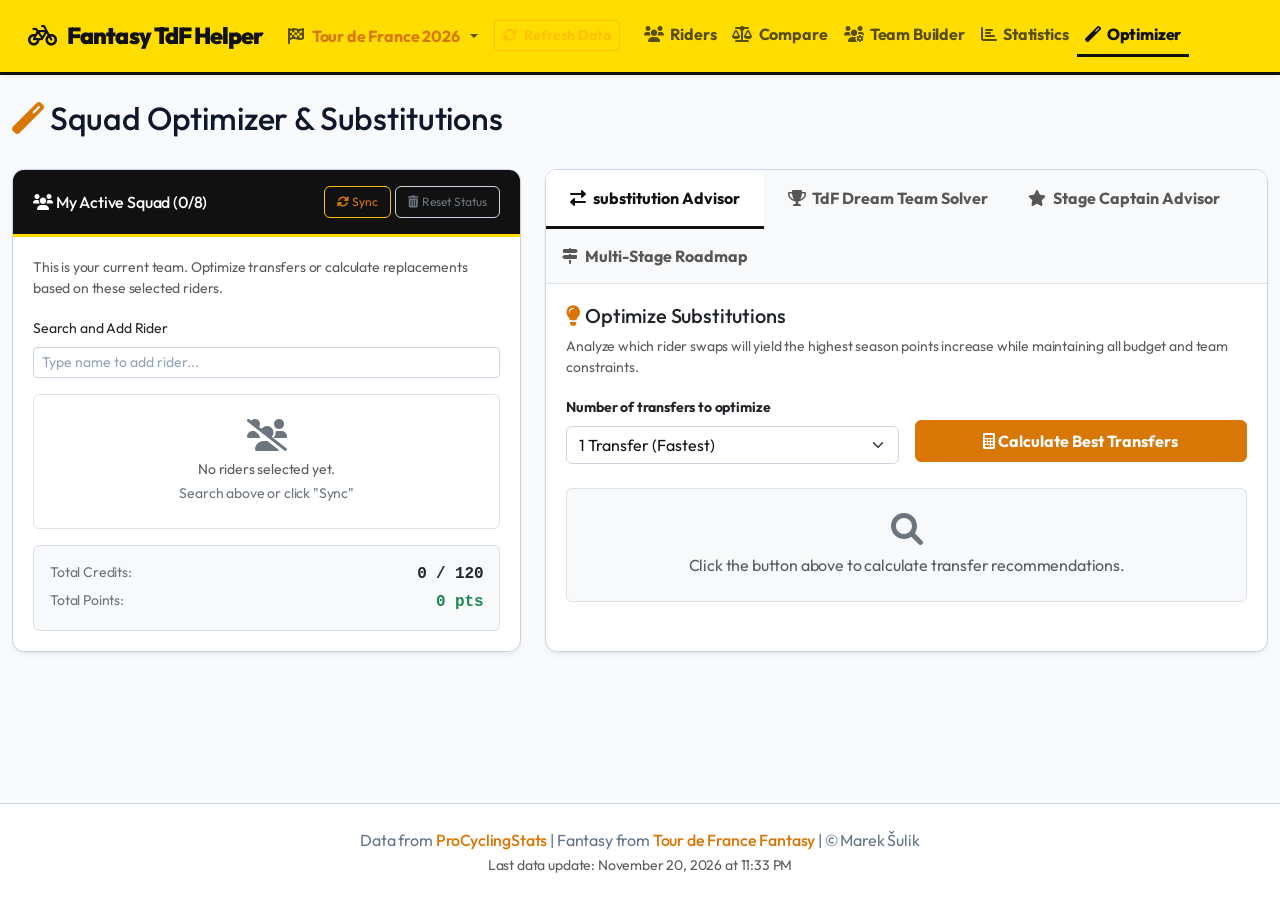
<file: optimizer.html>
<!DOCTYPE html>
<html lang="en">
<head>
    <meta charset="UTF-8">
    <meta name="viewport" content="width=device-width, initial-scale=1.0">
    <title>Optimizer - Fantasy TdF Helper</title>
    <link href="https://cdn.jsdelivr.net/npm/bootstrap@5.1.3/dist/css/bootstrap.min.css" rel="stylesheet">
    <link href="https://cdnjs.cloudflare.com/ajax/libs/font-awesome/6.0.0/css/all.min.css" rel="stylesheet">
    <link rel="stylesheet" href="styles.css">
</head>
<body>
    <!-- Navbar -->
    <nav class="navbar navbar-expand-lg navbar-dark bg-dark">
        <div class="container">
            <a class="navbar-brand" href="index.html">
                <i class="fas fa-bicycle"></i> Fantasy TdF Helper
            </a>
            <button class="navbar-toggler" type="button" data-bs-toggle="collapse" data-bs-target="#navbarNav">
                <span class="navbar-toggler-icon"></span>
            </button>
            <div class="collapse navbar-collapse" id="navbarNav">
                <!-- Race Selector & Crawl Button -->
                <ul class="navbar-nav me-3 align-items-center">
                    <li class="nav-item dropdown">
                        <a class="nav-link dropdown-toggle" href="#" id="raceDropdown" role="button" data-bs-toggle="dropdown" aria-expanded="false">
                            <i class="fas fa-flag-checkered"></i>
                            <span class="text-warning">Loading Race...</span>
                        </a>
                        <ul class="dropdown-menu" aria-labelledby="raceDropdown">
                            <li><a class="dropdown-item race-option" data-race="tdf" href="#">🇫🇷 Tour de France 2026</a></li>
                            <li><a class="dropdown-item race-option" data-race="tdf2025" href="#">🇫🇷 Tour de France 2025</a></li>
                            <li><a class="dropdown-item race-option" data-race="vuelta" href="#">🇪🇸 Vuelta 2025</a></li>
                            <li><a class="dropdown-item race-option" data-race="tdffemmes" href="#">🇫🇷👧 Tour de France Femmes</a></li>
                        </ul>
                    </li>
                    <li class="nav-item ms-2">
                        <button id="crawlStatsBtn" class="btn btn-sm btn-outline-warning fw-bold" onclick="triggerDataCrawl()" title="Crawl & update latest rider stats from ProCyclingStats & Wikipedia">
                            <i class="fas fa-sync-alt me-1"></i> Refresh Data
                        </button>
                    </li>
                </ul>
                
                <ul class="navbar-nav me-auto">
                    <li class="nav-item">
                        <a class="nav-link" href="index.html">
                            <i class="fas fa-users"></i> Riders
                        </a>
                    </li>
                    <li class="nav-item">
                        <a class="nav-link" href="compare.html">
                            <i class="fas fa-balance-scale"></i> Compare
                        </a>
                    </li>
                    <li class="nav-item">
                        <a class="nav-link" href="team-builder.html">
                            <i class="fas fa-users-cog"></i> Team Builder
                        </a>
                    </li>
                    <li class="nav-item">
                        <a class="nav-link" href="stats.html">
                            <i class="fas fa-chart-bar"></i> Statistics
                        </a>
                    </li>
                    <li class="nav-item">
                        <a class="nav-link active" href="optimizer.html">
                            <i class="fas fa-magic"></i> Optimizer
                        </a>
                    </li>
                </ul>
            </div>
        </div>
    </nav>

    <!-- Main Container -->
    <main class="container mt-4">
        <div class="d-flex justify-content-between align-items-center mb-4">
            <h2><i class="fas fa-magic text-warning"></i> Squad Optimizer & Substitutions</h2>
        </div>

        <div class="row">
            <!-- Left Side: My Current Squad -->
            <div class="col-lg-5 mb-4">
                <div class="card h-100">
                    <div class="card-header bg-dark text-white d-flex justify-content-between align-items-center">
                        <h6 class="mb-0"><i class="fas fa-users"></i> My Active Squad (<span id="squadCount">0</span>/8)</h6>
                        <div class="d-flex gap-1">
                            <button class="btn btn-xs btn-outline-warning text-warning" onclick="loadFromTeamBuilder()" style="font-size: 0.75rem;">
                                <i class="fas fa-sync-alt"></i> Sync
                            </button>
                            <button class="btn btn-xs btn-outline-secondary text-secondary" onclick="clearCustomStatuses()" style="font-size: 0.75rem;">
                                <i class="fas fa-trash-alt"></i> Reset Status
                            </button>
                        </div>
                    </div>
                    <div class="card-body">
                        <p class="text-muted small">This is your current team. Optimize transfers or calculate replacements based on these selected riders.</p>
                        
                        <!-- Manual Rider Selector to build active team on this page -->
                        <div class="mb-3 position-relative">
                            <label for="riderSearchAdd" class="form-label small font-weight-bold">Search and Add Rider</label>
                            <input type="text" id="riderSearchAdd" class="form-control form-control-sm bg-dark text-white border-secondary" placeholder="Type name to add rider...">
                            <div id="searchAutocompleteList" class="dropdown-menu w-100 mt-1" style="max-height: 250px; overflow-y: auto; display: none;"></div>
                        </div>

                        <!-- Active Squad List -->
                        <div id="activeSquadList" class="d-flex flex-column gap-2">
                            <!-- Populated dynamically -->
                        </div>

                        <div class="mt-3 p-3 bg-light rounded border">
                            <div class="d-flex justify-content-between mb-1">
                                <span class="text-secondary small">Total Credits:</span>
                                <span class="font-monospace fw-bold" id="squadCost">0 / 120</span>
                            </div>
                            <div class="d-flex justify-content-between">
                                <span class="text-secondary small">Total Points:</span>
                                <span class="font-monospace fw-bold text-success" id="squadPoints">0 pts</span>
                            </div>
                        </div>
                    </div>
                </div>
            </div>

            <!-- Right Side: Optimizer Tools (Tabs) -->
            <div class="col-lg-7 mb-4">
                <div class="card h-100">
                    <div class="card-header bg-light p-0 border-bottom">
                        <ul class="nav nav-tabs card-header-tabs m-0 border-bottom-0" id="optimizerTabs" role="tablist">
                            <li class="nav-item" role="presentation">
                                <button class="nav-link active fw-bold py-3 px-4 border-0" id="transfers-tab" data-bs-toggle="tab" data-bs-target="#transfers" type="button" role="tab" aria-controls="transfers" aria-selected="true">
                                    <i class="fas fa-exchange-alt"></i> substitution Advisor
                                </button>
                            </li>
                            <li class="nav-item" role="presentation">
                                <button class="nav-link fw-bold py-3 px-4 border-0" id="dreamteam-tab" data-bs-toggle="tab" data-bs-target="#dreamteam" type="button" role="tab" aria-controls="dreamteam" aria-selected="false">
                                    <i class="fas fa-trophy"></i> TdF Dream Team Solver
                                </button>
                            </li>
                            <li class="nav-item" role="presentation">
                                <button class="nav-link fw-bold py-3 px-3 border-0" id="captain-tab" data-bs-toggle="tab" data-bs-target="#captain" type="button" role="tab" aria-controls="captain" aria-selected="false">
                                    <i class="fas fa-star"></i> Stage Captain Advisor
                                </button>
                            </li>
                            <li class="nav-item" role="presentation">
                                <button class="nav-link fw-bold py-3 px-3 border-0" id="roadmap-tab" data-bs-toggle="tab" data-bs-target="#roadmap" type="button" role="tab" aria-controls="roadmap" aria-selected="false">
                                    <i class="fas fa-map-signs"></i> Multi-Stage Roadmap
                                </button>
                            </li>
                        </ul>
                    </div>
                    <div class="card-body">
                        <!-- Tab Content -->
                        <div class="tab-content" id="optimizerTabContent">
                            
                            <!-- Tab 1: Transfers Advisor -->
                            <div class="tab-pane fade show active" id="transfers" role="tabpanel" aria-labelledby="transfers-tab">
                                <h5 class="card-title"><i class="fas fa-lightbulb text-warning"></i> Optimize Substitutions</h5>
                                <p class="text-muted small">Analyze which rider swaps will yield the highest season points increase while maintaining all budget and team constraints.</p>
                                
                                <div class="row g-3 align-items-center mb-4">
                                    <div class="col-md-6">
                                        <label for="numTransfers" class="form-label fw-bold small">Number of transfers to optimize</label>
                                        <select id="numTransfers" class="form-select bg-dark text-white border-secondary">
                                            <option value="1" selected>1 Transfer (Fastest)</option>
                                            <option value="2">2 Transfers (Recommended)</option>
                                            <option value="3">3 Transfers (Deep Search)</option>
                                        </select>
                                    </div>
                                    <div class="col-md-6 pt-3 mt-md-4">
                                        <button class="btn btn-primary w-100 py-2 fw-bold" onclick="runTransferOptimization()">
                                            <i class="fas fa-calculator"></i> Calculate Best Transfers
                                        </button>
                                    </div>
                                </div>

                                <!-- Transfer Results -->
                                <div id="transferLoader" class="text-center py-4" style="display: none;">
                                    <div class="spinner-border text-warning" role="status">
                                        <span class="visually-hidden">Loading...</span>
                                    </div>
                                    <p class="mt-2 text-secondary small">Searching all combinations...</p>
                                </div>

                                <div id="transferResults" class="d-flex flex-column gap-3">
                                    <div class="text-center text-muted py-4 border rounded bg-light">
                                        <i class="fas fa-search fa-2x mb-2 text-secondary"></i>
                                        <p class="mb-0">Click the button above to calculate transfer recommendations.</p>
                                    </div>
                                </div>
                            </div>

                            <!-- Tab 2: Dream Team Solver -->
                            <div class="tab-pane fade" id="dreamteam" role="tabpanel" aria-labelledby="dreamteam-tab">
                                <h5 class="card-title"><i class="fas fa-trophy text-warning"></i> Absolute Dream Team Solver</h5>
                                <p id="dreamTeamDesc" class="text-muted small">Finds the mathematically optimal squad of 8 riders that yields the highest total points under the 120-credit limit and all category constraints (Leaders <= 3, Climbers <= 3, Sprinters <= 3, All-rounders <= 5, and max 3 per team).</p>
                                
                                <div class="text-center my-3">
                                    <button class="btn btn-success px-4 py-2 fw-bold text-white shadow-sm" onclick="runDreamTeamSolver()">
                                        <i class="fas fa-magic"></i> Solve Highest-Scoring Dream Team
                                    </button>
                                </div>

                                <!-- Solver Results -->
                                <div id="solverLoader" class="text-center py-4" style="display: none;">
                                    <div class="spinner-border text-success" role="status">
                                        <span class="visually-hidden">Loading...</span>
                                    </div>
                                    <p class="mt-2 text-secondary small">Solving knapsack constraints...</p>
                                </div>

                                <div id="solverResults" class="mt-3">
                                    <!-- Populated dynamically -->
                                </div>
                            </div>
                            
                            <!-- Tab 3: Stage Captain Advisor -->
                            <div class="tab-pane fade" id="captain" role="tabpanel" aria-labelledby="captain-tab">
                                <h5 class="card-title text-dark"><i class="fas fa-star text-warning"></i> Stage Captain Advisor (Double Points)</h5>
                                <p class="text-muted small">Select the upcoming stage to find the best-suited rider in your active squad to wear the Captain's armband (2x points multiplier) based on terrain suitability.</p>
                                
                                <div class="row g-3 align-items-center mb-4">
                                    <div class="col-md-8">
                                        <label for="captainStageSelect" class="form-label fw-bold small text-dark">Choose Stage</label>
                                        <select id="captainStageSelect" class="form-select bg-white text-dark border-secondary" onchange="calculateCaptainRecommendation()">
                                            <option value="">Loading stages...</option>
                                        </select>
                                    </div>
                                    <div class="col-md-4 pt-3 mt-md-4">
                                        <div class="p-2 border rounded bg-white text-center">
                                            <span class="text-secondary small d-block">Stage Type:</span>
                                            <span class="fw-bold text-dark text-uppercase small" id="stageTypeLabel">-</span>
                                        </div>
                                    </div>
                                </div>

                                <!-- Captain Advisor Results -->
                                <div id="captainResults" class="d-flex flex-column gap-3">
                                    <div class="text-center text-muted py-4 border rounded bg-light">
                                        <i class="fas fa-star fa-2x mb-2 text-secondary"></i>
                                        <p class="mb-0">Select a stage from the dropdown list to see recommendations.</p>
                                    </div>
                                </div>
                            </div>

                            <!-- Tab 4: Multi-Stage Roadmap Planner -->
                            <div class="tab-pane fade" id="roadmap" role="tabpanel" aria-labelledby="roadmap-tab">
                                <h5 class="card-title text-dark"><i class="fas fa-map-signs text-primary"></i> Multi-Stage Strategy Roadmap</h5>
                                <p class="text-muted small">Plan transfers across upcoming stages to optimize team transitions between flat sprints and mountain summits.</p>
                                
                                <div class="row g-3 align-items-center mb-4">
                                    <div class="col-md-5">
                                        <label for="startStageSelect" class="form-label fw-bold small text-dark">From Stage</label>
                                        <select id="startStageSelect" class="form-select bg-white text-dark border-secondary" onchange="calculateMultiStageRoadmap()">
                                            <option value="1">Stage 1</option>
                                        </select>
                                    </div>
                                    <div class="col-md-5">
                                        <label for="endStageSelect" class="form-label fw-bold small text-dark">To Stage</label>
                                        <select id="endStageSelect" class="form-select bg-white text-dark border-secondary" onchange="calculateMultiStageRoadmap()">
                                            <option value="5">Stage 5</option>
                                        </select>
                                    </div>
                                    <div class="col-md-2 pt-3 mt-md-4">
                                        <button class="btn btn-primary w-100 py-2 fw-bold" onclick="calculateMultiStageRoadmap()">
                                            <i class="fas fa-route"></i> Plan
                                        </button>
                                    </div>
                                </div>

                                <!-- Roadmap Results -->
                                <div id="roadmapResults" class="d-flex flex-column gap-3">
                                    <div class="text-center text-muted py-4 border rounded bg-light">
                                        <i class="fas fa-map-marked-alt fa-2x mb-2 text-secondary"></i>
                                        <p class="mb-0">Select stage window above to see multi-stage transition advice.</p>
                                    </div>
                                </div>
                            </div>
                        </div>
                    </div>
                </div>
            </div>
        </div>
    </main>

    <!-- Footer -->
    <footer class="bg-dark text-light py-4 mt-5">
        <div class="container text-center">
            <p class="mb-0">
                Data from <a href="https://www.procyclingstats.com" target="_blank" class="text-warning">ProCyclingStats</a>
                | Fantasy from <a href="https://fantasybytissot.letour.fr" target="_blank" class="text-warning">Tour de France Fantasy</a>
                | © Marek Šulik
            </p>
            <small class="text-muted" id="lastUpdatedDate">
                Last data update: July 2026
            </small>
        </div>
    </footer>

    <!-- Bootstrap & App Scripts -->
    <script src="https://cdn.jsdelivr.net/npm/bootstrap@5.1.3/dist/js/bootstrap.bundle.min.js"></script>
    <script src="app.js"></script>
    <script>
        let localSquad = [];
        let riderStatuses = {}; // format: { "T. POGACAR": { is_out: false, form_boost: 1.0 } }
        let stagesData = {};

        document.addEventListener('DOMContentLoaded', async () => {
            // Load application database
            await initApp();
            
            // Load custom rider statuses from localStorage
            const savedStatuses = localStorage.getItem(`rider_statuses_${APP_STATE.currentRace}`);
            riderStatuses = savedStatuses ? JSON.parse(savedStatuses) : {};
            
            // Sync with Team Builder storage initially
            loadFromTeamBuilder();
            updateRuleDescriptions();
            
            // Set up Autocomplete search
            initSearchAutocomplete();

            // Load stages data
            try {
                const stagesResponse = await fetch('stages_data.json');
                stagesData = await stagesResponse.json();
                populateStagesDropdown();
            } catch (e) {
                console.error("Error loading stages data:", e);
            }
        });

        function updateRuleDescriptions() {
            const rules = getRaceRules();
            const desc = document.getElementById('dreamTeamDesc');
            if (desc) {
                desc.textContent = `Finds the mathematically optimal squad of ${rules.maxRiders} riders that yields the highest total points under the ${rules.maxBudget}-credit limit and all category constraints (Leaders <= ${rules.categoryLimits['Leaders']}, Climbers <= ${rules.categoryLimits['Climbers']}, Sprinters <= ${rules.categoryLimits['Sprinters']}, All-rounders <= ${rules.categoryLimits['All-rounders']}, and max ${rules.maxPerTeam} per team).`;
            }
        }

        // Load active team from localStorage
        function loadFromTeamBuilder() {
            localSquad = TeamManager.get() || [];
            renderSquadList();
            if (typeof calculateCaptainRecommendation === 'function') {
                calculateCaptainRecommendation();
            }
        }

        // Save statuses to localStorage
        function saveRiderStatuses() {
            localStorage.setItem(`rider_statuses_${APP_STATE.currentRace}`, JSON.stringify(riderStatuses));
        }

        // Reset all overrides
        function clearCustomStatuses() {
            if (confirm("Reset all DNF/crashed-out statuses and form boost overrides for this race?")) {
                riderStatuses = {};
                saveRiderStatuses();
                renderSquadList();
                if (typeof calculateCaptainRecommendation === 'function') {
                    calculateCaptainRecommendation();
                }
                // If search is active, refresh it
                const searchVal = document.getElementById('riderSearchAdd').value.trim();
                if (searchVal) {
                    document.getElementById('riderSearchAdd').dispatchEvent(new Event('input'));
                }
            }
        }

        // Toggle DNF status
        function toggleRiderOut(riderName) {
            if (!riderStatuses[riderName]) {
                riderStatuses[riderName] = { is_out: false, form_boost: 1.0 };
            }
            riderStatuses[riderName].is_out = !riderStatuses[riderName].is_out;
            saveRiderStatuses();
            renderSquadList();
            if (typeof calculateCaptainRecommendation === 'function') {
                calculateCaptainRecommendation();
            }
        }

        // Set form boost multiplier
        function setRiderBoost(riderName, boostVal) {
            if (!riderStatuses[riderName]) {
                riderStatuses[riderName] = { is_out: false, form_boost: 1.0 };
            }
            riderStatuses[riderName].form_boost = parseFloat(boostVal);
            saveRiderStatuses();
            renderSquadList();
            if (typeof calculateCaptainRecommendation === 'function') {
                calculateCaptainRecommendation();
            }
        }

        // Toggle DNF status from pool search autocomplete
        function togglePoolRiderOut(riderName) {
            if (!riderStatuses[riderName]) {
                riderStatuses[riderName] = { is_out: false, form_boost: 1.0 };
            }
            riderStatuses[riderName].is_out = !riderStatuses[riderName].is_out;
            saveRiderStatuses();
            document.getElementById('riderSearchAdd').dispatchEvent(new Event('input'));
            renderSquadList();
            if (typeof calculateCaptainRecommendation === 'function') {
                calculateCaptainRecommendation();
            }
        }

        // Toggle Form Boost from pool search autocomplete
        function togglePoolRiderBoost(riderName, currentBoost) {
            if (!riderStatuses[riderName]) {
                riderStatuses[riderName] = { is_out: false, form_boost: 1.0 };
            }
            riderStatuses[riderName].form_boost = currentBoost === 1.5 ? 1.0 : 1.5;
            saveRiderStatuses();
            document.getElementById('riderSearchAdd').dispatchEvent(new Event('input'));
            renderSquadList();
            if (typeof calculateCaptainRecommendation === 'function') {
                calculateCaptainRecommendation();
            }
        }

        // Get effective points including form boost and DNF status
        function getEffectivePoints(rider) {
            const status = riderStatuses[rider.name] || {};
            const isOut = status.is_out !== undefined ? status.is_out : (rider.is_out || false);
            if (isOut) return 0;
            return rider.pcs_points_season * (status.form_boost || 1.0);
        }

        // Render Active Squad (Left Column)
        function renderSquadList() {
            const listContainer = document.getElementById('activeSquadList');
            const squadCount = document.getElementById('squadCount');
            const squadCost = document.getElementById('squadCost');
            const squadPoints = document.getElementById('squadPoints');
            
            const rules = getRaceRules();
            squadCount.textContent = localSquad.length;
            
            if (localSquad.length === 0) {
                listContainer.innerHTML = `
                    <div class="text-center py-4 border border-dashed rounded text-muted bg-white">
                        <i class="fas fa-users-slash fa-2x mb-2 text-secondary"></i>
                        <p class="mb-0 small">No riders selected yet.</p>
                        <small class="text-secondary">Search above or click "Sync"</small>
                    </div>
                `;
                squadCost.textContent = `0 / ${rules.maxBudget}`;
                squadPoints.textContent = "0 pts";
                return;
            }

            // Calculate costs and points
            const totalCost = localSquad.reduce((sum, r) => sum + r.price, 0);
            const totalPoints = localSquad.reduce((sum, r) => sum + getEffectivePoints(r), 0);
            
            squadCost.textContent = `${totalCost} / ${rules.maxBudget}`;
            squadPoints.textContent = `${Math.round(totalPoints).toLocaleString()} pts`;
            
            if (totalCost > rules.maxBudget) {
                squadCost.className = "font-monospace fw-bold text-danger";
            } else {
                squadCost.className = "font-monospace fw-bold text-dark";
            }

            listContainer.innerHTML = localSquad.map((rider, idx) => {
                const status = riderStatuses[rider.name] || { is_out: undefined, form_boost: 1.0 };
                const isOut = status.is_out !== undefined ? status.is_out : (rider.is_out || false);
                const boost = status.form_boost;
                
                const cardClass = isOut ? "d-flex flex-column p-3 border rounded bg-light opacity-50 text-decoration-line-through" : "d-flex flex-column p-3 border rounded bg-white shadow-sm";
                
                return `
                    <div class="${cardClass}">
                        <div class="d-flex align-items-center justify-content-between">
                            <div class="d-flex align-items-center gap-2">
                                <span class="text-muted font-monospace small">${idx + 1}</span>
                                <div>
                                    <h6 class="mb-0 font-weight-bold" style="font-size: 0.9rem;">
                                        ${rider.flag} ${rider.name}
                                        ${isOut ? '<span class="badge bg-danger ms-1" style="font-size:0.65rem;">OUT/DNF</span>' : ''}
                                        ${boost > 1.0 ? `<span class="badge bg-warning text-dark ms-1" style="font-size:0.65rem;">🔥 ${boost}x Boost</span>` : ''}
                                    </h6>
                                    <small class="text-secondary font-monospace" style="font-size: 0.75rem;">
                                        ${rider.team}
                                    </small>
                                </div>
                            </div>
                            <div class="d-flex align-items-center gap-2">
                                <span class="badge ${getCategoryBadgeClass(rider.category)}">${rider.category}</span>
                                <div class="text-end me-1">
                                    <div class="fw-bold font-monospace text-primary" style="font-size: 0.85rem;">${rider.price}⭐</div>
                                    <div class="text-success font-monospace" style="font-size: 0.75rem;">
                                        ${Math.round(rider.pcs_points_season * (isOut ? 0 : boost)).toLocaleString()} pts
                                    </div>
                                </div>
                                <button class="btn btn-sm btn-link text-danger p-0" onclick="removeRider(${idx})" title="Remove from this view">
                                    <i class="fas fa-trash-alt"></i>
                                </button>
                            </div>
                        </div>
                        
                        <!-- DNF switch & form boost dropdown -->
                        <div class="d-flex justify-content-between align-items-center mt-2 border-top pt-2" style="font-size: 0.8rem;">
                            <div class="form-check form-switch m-0">
                                <input class="form-check-input" type="checkbox" id="outSwitch-${idx}" ${isOut ? 'checked' : ''} onchange="toggleRiderOut('${rider.name.replace(/'/g, "\\'")}')">
                                <label class="form-check-label text-danger fw-bold cursor-pointer" for="outSwitch-${idx}">
                                    <i class="fas fa-heart-broken"></i> DNF / Injured
                                </label>
                            </div>
                            <div class="d-flex align-items-center gap-1">
                                <span class="text-secondary small me-1">Form Weight:</span>
                                <select class="form-select form-select-xs py-0 px-1 border-secondary bg-white text-dark" style="font-size: 0.75rem; width: auto;" onchange="setRiderBoost('${rider.name.replace(/'/g, "\\'")}', this.value)">
                                    <option value="1.0" ${boost === 1.0 ? 'selected' : ''}>1.0x (Normal)</option>
                                    <option value="1.2" ${boost === 1.2 ? 'selected' : ''}>1.2x (Steady)</option>
                                    <option value="1.5" ${boost === 1.5 ? 'selected' : ''}>1.5x (🔥 Hot)</option>
                                    <option value="2.0" ${boost === 2.0 ? 'selected' : ''}>2.0x (🚀 Super)</option>
                                </select>
                            </div>
                        </div>
                    </div>
                `;
            }).join('');
        }

        // Remove rider from active squad
        function removeRider(index) {
            localSquad.splice(index, 1);
            renderSquadList();
        }

        // Add rider from autocomplete search list
        function addRiderToLocalSquad(rider) {
            if (localSquad.length >= 8) {
                alert("Squad limit reached (Max 8 riders). Remove a rider first.");
                return;
            }
            if (localSquad.some(r => r.name === rider.name)) {
                alert("Rider already in active squad.");
                return;
            }
            localSquad.push(rider);
            renderSquadList();
            document.getElementById('riderSearchAdd').value = '';
            document.getElementById('searchAutocompleteList').style.display = 'none';
        }

        // Autocomplete setup with status toggles
        function initSearchAutocomplete() {
            const input = document.getElementById('riderSearchAdd');
            const list = document.getElementById('searchAutocompleteList');

            input.addEventListener('input', () => {
                const val = input.value.trim().toLowerCase();
                if (!val) {
                    list.style.display = 'none';
                    return;
                }

                // Search matches
                const matches = APP_STATE.riders.filter(r => r.name.toLowerCase().includes(val)).slice(0, 10);
                
                if (matches.length === 0) {
                    list.innerHTML = `<div class="dropdown-item text-muted disabled">No matching riders found</div>`;
                } else {
                    list.innerHTML = matches.map(r => {
                        const status = riderStatuses[r.name] || { is_out: undefined, form_boost: 1.0 };
                        const isOut = status.is_out !== undefined ? status.is_out : (r.is_out || false);
                        const boost = status.form_boost;

                        return `
                            <div class="dropdown-item d-flex justify-content-between align-items-center py-2 border-bottom text-dark bg-white">
                                <div>
                                    <strong class="${isOut ? 'text-decoration-line-through text-muted' : ''}">${r.flag} ${r.name}</strong>
                                    <br><small class="text-secondary">${r.team} | ${r.category}</small>
                                    ${isOut ? '<span class="badge bg-danger ms-1" style="font-size:0.65rem;">OUT</span>' : ''}
                                    ${boost > 1.0 ? `<span class="badge bg-warning text-dark ms-1" style="font-size:0.65rem;">🔥 ${boost}x</span>` : ''}
                                </div>
                                <div class="d-flex align-items-center gap-1">
                                    <!-- Boost Toggle -->
                                    <button class="btn btn-xs ${boost > 1.0 ? 'btn-warning' : 'btn-outline-warning'} py-0 px-1" onclick="togglePoolRiderBoost('${r.name.replace(/'/g, "\\'")}', ${boost})" title="Toggle Hot Form (1.5x)">
                                        <i class="fas fa-fire"></i>
                                    </button>
                                    <!-- DNF Switch -->
                                    <button class="btn btn-xs ${isOut ? 'btn-danger text-white' : 'btn-outline-danger'} py-0 px-1" onclick="togglePoolRiderOut('${r.name.replace(/'/g, "\\'")}')" title="Toggle DNF / Out">
                                        <i class="fas fa-heart-broken"></i>
                                    </button>
                                    <!-- Add button -->
                                    <button class="btn btn-xs btn-primary py-0 px-1 ms-1 text-white" onclick='selectAutocompleteRider(${JSON.stringify(r).replace(/'/g, "&#39;")})'>
                                        + Add
                                    </button>
                                </div>
                            </div>
                        `;
                    }).join('');
                }
                list.style.display = 'block';
            });

            // Close on click outside
            document.addEventListener('click', (e) => {
                if (e.target !== input && e.target !== list) {
                    list.style.display = 'none';
                }
            });
        }

        function selectAutocompleteRider(rider) {
            addRiderToLocalSquad(rider);
        }

        // ==========================================
        // SQUAD SOLVER / DREAM TEAM (Knapsack search)
        // ==========================================
        function runDreamTeamSolver() {
            const loader = document.getElementById('solverLoader');
            const results = document.getElementById('solverResults');
            
            loader.style.display = 'block';
            results.innerHTML = '';

            setTimeout(() => {
                const solution = solveOptimalSquad();
                loader.style.display = 'none';
                
                if (!solution || solution.length === 0) {
                    results.innerHTML = `
                        <div class="alert alert-danger">
                            <i class="fas fa-exclamation-triangle"></i> Failed to compute optimal squad. Check if riders data is loaded correctly.
                        </div>
                    `;
                    return;
                }

                const totalCost = solution.reduce((sum, r) => sum + r.price, 0);
                const totalPoints = solution.reduce((sum, r) => sum + getEffectivePoints(r), 0);

                results.innerHTML = `
                    <div class="p-3 bg-success text-white rounded mb-3 d-flex justify-content-between align-items-center">
                        <div>
                            <h5 class="mb-0 fw-bold"><i class="fas fa-check-circle"></i> Dream Team Solved!</h5>
                            <small class="text-white-50">Mathematically proven highest season points configuration</small>
                        </div>
                        <div class="text-end">
                            <div class="h4 mb-0 fw-bold font-monospace">${Math.round(totalPoints).toLocaleString()} pts</div>
                            <small class="text-white-50 font-monospace">${totalCost} / ${rules.maxBudget} Credits</small>
                        </div>
                    </div>
                    
                    <div class="d-flex flex-column gap-2 mb-4">
                        ${solution.map((rider, idx) => {
                            const status = riderStatuses[rider.name] || {};
                            return `
                                <div class="d-flex align-items-center justify-content-between p-2 border rounded bg-white">
                                    <div class="d-flex align-items-center gap-2">
                                        <span class="text-muted font-monospace small">${idx + 1}</span>
                                        <div>
                                            <h6 class="mb-0 fw-bold">
                                                ${rider.flag} ${rider.name}
                                                ${status.form_boost > 1.0 ? `<span class="badge bg-warning text-dark ms-1" style="font-size:0.65rem;">🔥 ${status.form_boost}x</span>` : ''}
                                            </h6>
                                            <small class="text-secondary font-monospace" style="font-size: 0.75rem;">${rider.team}</small>
                                        </div>
                                    </div>
                                    <div class="d-flex align-items-center gap-3">
                                        <span class="badge ${getCategoryBadgeClass(rider.category)}">${rider.category}</span>
                                        <div class="text-end">
                                            <span class="fw-bold text-primary font-monospace">${rider.price}⭐</span>
                                            <br><small class="text-success font-monospace" style="font-size: 0.75rem;">
                                                ${Math.round(getEffectivePoints(rider)).toLocaleString()} pts
                                            </small>
                                        </div>
                                    </div>
                                </div>
                            `;
                        }).join('')}
                    </div>

                    <button class="btn btn-outline-success w-100 py-2 fw-bold" onclick='applyDreamTeamToBuilder(${JSON.stringify(solution).replace(/'/g, "&#39;")})'>
                        <i class="fas fa-check"></i> Save and Load Squad into Team Builder
                    </button>
                `;
            }, 50);
        }

        // Knapsack Solver implementation with form boosts and DNF checks
        function solveOptimalSquad() {
            const rules = getRaceRules();
            let pool = APP_STATE.riders.filter(r => {
                const status = riderStatuses[r.name] || {};
                const isOut = status.is_out !== undefined ? status.is_out : (r.is_out || false);
                return r.pcs_points_season > 0 && !isOut;
            });
            
            // Sort pool in descending order of effective points
            pool.sort((a, b) => getEffectivePoints(b) - getEffectivePoints(a));
            
            // Limit pool size to keep solver extremely fast
            const POOL_SIZE = rules.maxRiders === 7 ? 28 : 45;
            if (pool.length > POOL_SIZE) {
                pool = pool.slice(0, POOL_SIZE);
            }

            let bestPoints = 0;
            let bestSquad = null;

            function backtrack(index, currentSquad, currentCost, currentPoints, catCounts, teamCounts) {
                const slotsNeeded = rules.maxRiders - currentSquad.length;
                
                if (slotsNeeded === 0) {
                    if (currentPoints > bestPoints) {
                        bestPoints = currentPoints;
                        bestSquad = [...currentSquad];
                    }
                    return;
                }

                if (index >= pool.length) return;

                // Branch-and-Bound: Prune if remaining selections cannot beat bestPoints
                let maxPossibleRemainingPoints = 0;
                for (let k = 0; k < slotsNeeded; k++) {
                    if (index + k < pool.length) {
                        maxPossibleRemainingPoints += getEffectivePoints(pool[index + k]);
                    }
                }
                if (currentPoints + maxPossibleRemainingPoints <= bestPoints) {
                    return;
                }

                // Option A: Include pool[index]
                const rider = pool[index];
                const newCost = currentCost + rider.price;
                const riderPoints = getEffectivePoints(rider);
                
                if (newCost <= rules.maxBudget) {
                    const cat = rider.category;
                    const team = rider.team;
                    const newCatCount = (catCounts[cat] || 0) + 1;
                    const newTeamCount = (teamCounts[team] || 0) + 1;

                    let valid = true;
                    if (newCatCount > (rules.categoryLimits[cat] || 0)) valid = false;
                    if (newTeamCount > rules.maxPerTeam) valid = false;

                    if (valid) {
                        currentSquad.push(rider);
                        catCounts[cat] = newCatCount;
                        teamCounts[team] = newTeamCount;

                        backtrack(index + 1, currentSquad, newCost, currentPoints + riderPoints, catCounts, teamCounts);

                        // Undo choice
                        currentSquad.pop();
                        catCounts[cat] = newCatCount - 1;
                        teamCounts[team] = newTeamCount - 1;
                    }
                }

                // Option B: Exclude pool[index]
                if (pool.length - (index + 1) >= slotsNeeded) {
                    backtrack(index + 1, currentSquad, currentCost, currentPoints, catCounts, teamCounts);
                }
            }

            backtrack(0, [], 0, 0, {}, {});
            return bestSquad;
        }

        // Apply solved squad to storage and redirect
        function applyDreamTeamToBuilder(squad) {
            TeamManager.save(squad);
            alert("Dream Team saved as your active squad!");
            window.location.href = `team-builder.html?race=${APP_STATE.currentRace}`;
        }

        // ==========================================
        // SUB REPLACEMENT / TRANSFERS OPTIMIZER
        // ==========================================
        function runTransferOptimization() {
            const rules = getRaceRules();
            if (localSquad.length !== rules.maxRiders) {
                alert(`Your active squad must contain exactly ${rules.maxRiders} riders to optimize substitutions.`);
                return;
            }

            const numTransfers = parseInt(document.getElementById('numTransfers').value);
            const loader = document.getElementById('transferLoader');
            const results = document.getElementById('transferResults');

            loader.style.display = 'block';
            results.innerHTML = '';

            setTimeout(() => {
                const recommendations = solveBestTransfers(numTransfers);
                loader.style.display = 'none';

                if (recommendations.length === 0) {
                    results.innerHTML = `
                        <div class="alert alert-warning text-center py-4">
                            <i class="fas fa-info-circle fa-2x mb-2 text-warning"></i>
                            <p class="mb-0">No points-increasing transfers found. Your current squad is already optimal!</p>
                        </div>
                    `;
                    return;
                }

                results.innerHTML = recommendations.map((rec, recIdx) => {
                    const costChange = rec.newCost - rec.oldCost;
                    const sign = costChange > 0 ? "+" : "";
                    
                    return `
                        <div class="card border-primary">
                            <div class="card-header bg-dark text-white d-flex justify-content-between align-items-center py-2">
                                <h6 class="mb-0 fw-bold">
                                    <span class="badge bg-warning text-dark me-2">Option ${recIdx + 1}</span> 
                                    Net Gain: <span class="text-success fw-bold font-monospace">+${Math.round(rec.netGain).toLocaleString()} pts</span>
                                </h6>
                                <span class="small font-monospace text-white-50">Credits change: ${sign}${costChange.toFixed(1)}</span>
                            </div>
                            <div class="card-body">
                                <div class="row">
                                    <!-- Outgoing -->
                                    <div class="col-md-6 mb-3 mb-md-0 border-end border-light">
                                        <div class="text-danger fw-bold small mb-2"><i class="fas fa-arrow-circle-right"></i> SUBSTITUTE OUT</div>
                                        <div class="d-flex flex-column gap-2">
                                            ${rec.outRiders.map(r => {
                                                const status = riderStatuses[r.name] || {};
                                                return `
                                                    <div class="d-flex justify-content-between align-items-center p-2 rounded bg-light border border-danger-subtle" style="font-size: 0.85rem;">
                                                        <div>
                                                            <strong class="${status.is_out ? 'text-decoration-line-through text-muted' : ''}">${r.flag} ${r.name}</strong>
                                                            <br><small class="text-secondary">${r.category}</small>
                                                            ${status.is_out ? '<span class="badge bg-danger ms-1" style="font-size:0.6rem;">OUT</span>' : ''}
                                                        </div>
                                                        <span class="text-danger font-monospace fw-bold">${r.price}⭐</span>
                                                    </div>
                                                `;
                                            }).join('')}
                                        </div>
                                    </div>
                                    
                                    <!-- Incoming -->
                                    <div class="col-md-6">
                                        <div class="text-success fw-bold small mb-2"><i class="fas fa-arrow-circle-left"></i> SUBSTITUTE IN</div>
                                        <div class="d-flex flex-column gap-2">
                                            ${rec.inRiders.map(r => {
                                                const status = riderStatuses[r.name] || {};
                                                return `
                                                    <div class="d-flex justify-content-between align-items-center p-2 rounded bg-light border border-success-subtle" style="font-size: 0.85rem;">
                                                        <div>
                                                            <strong>${r.flag} ${r.name}</strong>
                                                            <br><small class="text-secondary">${r.category}</small>
                                                            ${status.form_boost > 1.0 ? `<span class="badge bg-warning text-dark ms-1" style="font-size:0.6rem;">🔥 ${status.form_boost}x</span>` : ''}
                                                        </div>
                                                        <span class="text-success font-monospace fw-bold">${r.price}⭐</span>
                                                    </div>
                                                `;
                                            }).join('')}
                                        </div>
                                    </div>
                                </div>

                                <div class="text-end mt-3 border-top pt-2">
                                    <button class="btn btn-sm btn-primary px-3 fw-bold text-white" onclick='applySubstitutions(${JSON.stringify(rec.outNames).replace(/'/g, "&#39;")}, ${JSON.stringify(rec.inRiders).replace(/'/g, "&#39;")})'>
                                        <i class="fas fa-check"></i> Apply Substitution
                                    </button>
                                </div>
                            </div>
                        </div>
                    `;
                }).join('');
            }, 50);
        }

        // Solve optimal replacements including form boosts and DNFs
        function solveBestTransfers(numTransfers) {
            const rules = getRaceRules();
            const currentNames = new Set(localSquad.map(r => r.name));
            let pool = APP_STATE.riders.filter(r => {
                const status = riderStatuses[r.name] || {};
                const isOut = status.is_out !== undefined ? status.is_out : (r.is_out || false);
                return !currentNames.has(r.name) && r.pcs_points_season > 0 && !isOut;
            });
            
            // Sort pool by effective points descending
            pool.sort((a, b) => getEffectivePoints(b) - getEffectivePoints(a));

            // Limit pool size based on K to prevent lag
            let poolLimit = 80;
            if (numTransfers === 3) poolLimit = 35;
            if (pool.length > poolLimit) {
                pool = pool.slice(0, poolLimit);
            }

            const currentCost = localSquad.reduce((sum, r) => sum + r.price, 0);
            const transferOptions = [];

            // Combinations of removing K riders from current squad
            const removeCombinations = getCombinations(localSquad, numTransfers);
            // Combinations of adding K riders from pool
            const addCombinations = getCombinations(pool, numTransfers);

            for (let remOption of removeCombinations) {
                const remNames = new Set(remOption.map(r => r.name));
                const remCost = remOption.reduce((sum, r) => sum + r.price, 0);
                const remPoints = remOption.reduce((sum, r) => sum + getEffectivePoints(r), 0);

                // Base squad metrics after removing riders
                const baseSquad = localSquad.filter(r => !remNames.has(r.name));
                const baseCost = currentCost - remCost;
                
                for (let addOption of addCombinations) {
                    const addCost = addOption.reduce((sum, r) => sum + r.price, 0);
                    const addPoints = addOption.reduce((sum, r) => sum + getEffectivePoints(r), 0);

                    // Check budget constraint
                    const newCost = baseCost + addCost;
                    if (newCost > rules.maxBudget) continue;

                    // Construct new squad candidate
                    const newSquad = [...baseSquad, ...addOption];
                    
                    // Validate category and team constraints
                    if (validateSquadConstraints(newSquad)) {
                        const netGain = addPoints - remPoints;
                        if (netGain > 0) {
                            transferOptions.push({
                                outRiders: remOption,
                                outNames: remOption.map(r => r.name),
                                inRiders: addOption,
                                netGain: netGain,
                                oldCost: currentCost,
                                newCost: newCost
                            });
                        }
                    }
                }
            }

            // Sort transfer options by points gain descending
            transferOptions.sort((a, b) => b.netGain - a.netGain);
            return transferOptions.slice(0, 5); // return top 5 options
        }

        // Helper to generate combinations of size k from array
        function getCombinations(arr, k) {
            const results = [];
            function helper(start, combo) {
                if (combo.length === k) {
                    results.push([...combo]);
                    return;
                }
                for (let i = start; i < arr.length; i++) {
                    combo.push(arr[i]);
                    helper(i + 1, combo);
                    combo.pop();
                }
            }
            helper(0, []);
            return results;
        }

        // Check category and team constraints
        function validateSquadConstraints(squad) {
            const rules = getRaceRules();
            const catCounts = { 'Leaders': 0, 'Climbers': 0, 'Sprinters': 0, 'All-rounders': 0 };
            const teamCounts = {};

            for (let rider of squad) {
                const cat = rider.category;
                const team = rider.team;
                
                catCounts[cat]++;
                teamCounts[team] = (teamCounts[team] || 0) + 1;

                if (catCounts[cat] > (rules.categoryLimits[cat] || 0)) return false;
                if (teamCounts[team] > rules.maxPerTeam) return false;
            }
            return true;
        }

        // Apply substitution and save
        function applySubstitutions(outNames, inRiders) {
            const outSet = new Set(outNames);
            let updatedSquad = localSquad.filter(r => !outSet.has(r.name));
            
            // Clean up custom status mappings for outgoing riders to prevent memory bloat
            outNames.forEach(name => {
                delete riderStatuses[name];
            });
            saveRiderStatuses();
            
            updatedSquad = [...updatedSquad, ...inRiders];
            
            TeamManager.save(updatedSquad);
            alert("Substitutions applied to your squad!");
            window.location.href = `team-builder.html?race=${APP_STATE.currentRace}`;
        }

        // Populate stages select list
        function populateStagesDropdown() {
            const dropdown = document.getElementById('captainStageSelect');
            if (!dropdown) return;
            
            const raceStages = stagesData[APP_STATE.currentRace] || [];
            if (raceStages.length === 0) {
                dropdown.innerHTML = '<option value="">No stages data available for this race</option>';
                return;
            }
            
            dropdown.innerHTML = raceStages.map(s => `
                <option value="${s.stage}">Stage ${s.stage}: ${s.course} (${s.distance})</option>
            `).join('');
            
            calculateCaptainRecommendation();
        }

        // Calculate and render Stage Captain advisor recommendations
        function calculateCaptainRecommendation() {
            const stageSelect = document.getElementById('captainStageSelect');
            const typeLabel = document.getElementById('stageTypeLabel');
            const resultsDiv = document.getElementById('captainResults');
            
            if (!stageSelect || !typeLabel || !resultsDiv) return;
            
            const raceStages = stagesData[APP_STATE.currentRace] || [];
            const selectedStageNum = stageSelect.value;
            const stage = raceStages.find(s => s.stage === selectedStageNum);
            
            if (!stage) {
                typeLabel.textContent = "-";
                resultsDiv.innerHTML = `
                    <div class="text-center text-muted py-4 border rounded bg-light">
                        <i class="fas fa-info-circle fa-2x mb-2 text-secondary"></i>
                        <p class="mb-0">Please select a stage to see recommendations.</p>
                    </div>
                `;
                return;
            }
            
            typeLabel.textContent = stage.type;
            
            if (localSquad.length === 0) {
                resultsDiv.innerHTML = `
                    <div class="alert alert-warning text-center">
                        <i class="fas fa-exclamation-triangle mb-2 fa-lg"></i>
                        <p class="mb-0">Your active squad is empty. Please select or sync your squad to see captain recommendations.</p>
                    </div>
                `;
                return;
            }
            
            const terrain = stage.type.toLowerCase();
            const rankedRiders = [...localSquad].map(rider => {
                const status = riderStatuses[rider.name] || {};
                const isOut = status.is_out !== undefined ? status.is_out : (rider.is_out || false);
                const boost = status.form_boost || 1.0;
                const points = isOut ? 0 : (rider.pcs_points_season * boost);
                
                let suitabilityScore = 0;
                let reason = "";
                
                if (isOut) {
                    suitabilityScore = -99999;
                    reason = "Injured / DNF - Currently crashed out or retired.";
                } else {
                    if (terrain.includes("flat") || terrain.includes("sprint")) {
                        if (rider.category === 'Sprinters') {
                            suitabilityScore = 10000 + points;
                            reason = "Specialist Sprinter - perfect match for flat terrain bunch sprint finishes.";
                        } else if (rider.category === 'All-rounders') {
                            suitabilityScore = 5000 + points;
                            reason = "Versatile All-rounder - good secondary choice for flat terrain finishes.";
                        } else {
                            suitabilityScore = points;
                            reason = "GC Contender / Climber - low suitability for flat bunch finishes; select only as backup.";
                        }
                    } else if (terrain.includes("mountain") || terrain.includes("climb")) {
                        if (rider.category === 'Climbers') {
                            suitabilityScore = 10000 + points;
                            reason = "Specialist Climber - highly suited for mountain profiles and summit finishes.";
                        } else if (rider.category === 'Leaders') {
                            suitabilityScore = 8000 + points;
                            reason = "GC Leader - highly suited for mountain stages and overall GC contention.";
                        } else if (rider.category === 'All-rounders') {
                            suitabilityScore = 4000 + points;
                            reason = "All-rounder - moderate climbing capability, may assist or go in breakaway.";
                        } else {
                            suitabilityScore = points;
                            reason = "Sprinter - likely to drop back during mountain climbs.";
                        }
                    } else if (terrain.includes("hilly") || terrain.includes("medium")) {
                        if (rider.category === 'All-rounders') {
                            suitabilityScore = 10000 + points;
                            reason = "Punchy All-rounder - ideal for undulating profiles, breakaway attempts, and punchy hills.";
                        } else if (rider.category === 'Leaders') {
                            suitabilityScore = 7000 + points;
                            reason = "GC Leader - strong contender to keep up with key attacks on hilly stages.";
                        } else if (rider.category === 'Climbers') {
                            suitabilityScore = 6000 + points;
                            reason = "Climber - capable on hilly terrain, but may lack descending punch or final flat sprint speed.";
                        } else {
                            suitabilityScore = points;
                            reason = "Sprinter - likely to struggle on steep intermediate hills.";
                        }
                    } else if (terrain.includes("time trial") || terrain.includes("chrono")) {
                        if (rider.category === 'Leaders') {
                            suitabilityScore = 10000 + points;
                            reason = "GC Leader - typically the strongest time trialists in the squad.";
                        } else if (rider.category === 'All-rounders') {
                            suitabilityScore = 5000 + points;
                            reason = "All-rounder - decent time trial capabilities.";
                        } else {
                            suitabilityScore = points;
                            reason = "Rider - basic time trial suitability.";
                        }
                    } else {
                        suitabilityScore = points;
                        reason = "Rider - general suitability based on season points.";
                    }
                }
                
                return {
                    rider,
                    score: suitabilityScore,
                    reason,
                    points,
                    isOut
                };
            });
            
            rankedRiders.sort((a, b) => b.score - a.score);
            const healthyRiders = rankedRiders.filter(r => !r.isOut);
            
            if (healthyRiders.length === 0) {
                resultsDiv.innerHTML = `
                    <div class="alert alert-danger text-center m-0">
                        <i class="fas fa-heart-broken mb-2 fa-lg"></i>
                        <p class="mb-0">All riders in your active squad are marked as OUT/DNF! Swap them out to get recommendations.</p>
                    </div>
                `;
                return;
            }
            
            const badges = [
                { title: "Primary Choice", color: "bg-warning text-dark", star: "fas fa-star text-warning" },
                { title: "Alternative Choice", color: "bg-secondary text-white", star: "fas fa-star-half-alt text-secondary" },
                { title: "Backup Choice", color: "bg-light text-dark border", star: "far fa-star text-muted" }
            ];
            
            resultsDiv.innerHTML = `
                <div class="mb-2">
                    <span class="text-secondary small">Terrain Suitability Recommendations:</span>
                </div>
                <div class="d-flex flex-column gap-2">
                    ${healthyRiders.slice(0, 3).map((item, idx) => {
                        const b = badges[idx] || { title: "Choice", color: "bg-light text-dark", star: "far fa-star" };
                        const status = riderStatuses[item.rider.name] || {};
                        
                        return `
                            <div class="card shadow-sm border-${idx === 0 ? 'warning' : 'light'} bg-white">
                                <div class="card-body p-3 d-flex justify-content-between align-items-center">
                                    <div class="d-flex align-items-center gap-3">
                                        <div class="fs-4"><i class="${b.star}"></i></div>
                                        <div>
                                            <span class="badge ${b.color} mb-1" style="font-size:0.65rem">${b.title}</span>
                                            <h6 class="mb-1 fw-bold text-dark">
                                                ${item.rider.flag} ${item.rider.name}
                                                ${status.form_boost > 1.0 ? `<span class="badge bg-warning text-dark ms-1" style="font-size:0.65rem">🔥 ${status.form_boost}x</span>` : ''}
                                            </h6>
                                            <p class="text-secondary mb-0 small" style="font-size:0.8rem">
                                                ${item.reason}
                                            </p>
                                        </div>
                                    </div>
                                    <div class="text-end">
                                        <span class="badge ${getCategoryBadgeClass(item.rider.category)}">${item.rider.category}</span>
                                        <div class="text-success font-monospace fw-bold mt-1" style="font-size:0.85rem">
                                            ${Math.round(item.points).toLocaleString()} pts
                                        </div>
                                    </div>
                                </div>
                            </div>
                        `;
                    }).join('')}
                </div>
            `;
        }

        // Populate stages select lists for Captain Advisor and Multi-Stage Roadmap
        function populateStagesDropdown() {
            const dropdown = document.getElementById('captainStageSelect');
            const startDropdown = document.getElementById('startStageSelect');
            const endDropdown = document.getElementById('endStageSelect');
            
            const raceStages = stagesData[APP_STATE.currentRace] || [];
            if (raceStages.length === 0) {
                if (dropdown) dropdown.innerHTML = '<option value="">No stages data available</option>';
                return;
            }
            
            if (dropdown) {
                dropdown.innerHTML = raceStages.map(s => `
                    <option value="${s.stage}">Stage ${s.stage}: ${s.course} (${s.distance})</option>
                `).join('');
            }
            
            if (startDropdown && endDropdown) {
                startDropdown.innerHTML = raceStages.map(s => `
                    <option value="${s.stage}">Stage ${s.stage}: ${s.type}</option>
                `).join('');
                endDropdown.innerHTML = raceStages.map((s, idx) => `
                    <option value="${s.stage}" ${idx === 4 || idx === raceStages.length - 1 ? 'selected' : ''}>Stage ${s.stage}: ${s.type}</option>
                `).join('');
            }
            
            calculateCaptainRecommendation();
            calculateMultiStageRoadmap();
        }

        // Calculate and render Multi-Stage Roadmap advice
        function calculateMultiStageRoadmap() {
            const startVal = parseInt(document.getElementById('startStageSelect')?.value || "1");
            const endVal = parseInt(document.getElementById('endStageSelect')?.value || "5");
            const resultsDiv = document.getElementById('roadmapResults');
            
            if (!resultsDiv) return;
            
            const raceStages = stagesData[APP_STATE.currentRace] || [];
            const selectedStages = raceStages.filter(s => {
                const sNum = parseInt(s.stage);
                return sNum >= startVal && sNum <= endVal;
            });
            
            if (selectedStages.length === 0) {
                resultsDiv.innerHTML = `
                    <div class="alert alert-warning text-center">
                        <i class="fas fa-info-circle mb-2 fa-lg"></i>
                        <p class="mb-0">Please select a valid stage window (start stage <= end stage).</p>
                    </div>
                `;
                return;
            }
            
            let flatCount = 0;
            let mountainCount = 0;
            let hillyCount = 0;
            let ttCount = 0;
            
            selectedStages.forEach(s => {
                const t = s.type.toLowerCase();
                if (t.includes("flat") || t.includes("sprint")) flatCount++;
                else if (t.includes("mountain") || t.includes("climb")) mountainCount++;
                else if (t.includes("hilly") || t.includes("medium")) hillyCount++;
                else if (t.includes("time trial") || t.includes("chrono")) ttCount++;
            });
            
            let primaryRec = "";
            let strategyTip = "";
            
            if (mountainCount >= flatCount && mountainCount >= hillyCount) {
                primaryRec = "⛰️ Mountain Heavy Window — Load up on Climbers & GC Leaders";
                strategyTip = "This stage range features major mountain passes and summit finishes. Prioritize swapping out pure Sprinters for high-value Climbers before this window starts.";
            } else if (flatCount >= mountainCount && flatCount >= hillyCount) {
                primaryRec = "⚡ Sprint Heavy Window — Maximize Top Sprinters";
                strategyTip = "Flat terrain dominates this stage block. Ensure your active squad features top-tier Sprinters with 1.5x/2.0x form boosts for maximum points accumulation.";
            } else {
                primaryRec = "🚴 Mixed / Punchy Terrain Window — Balanced Squad with All-Rounders";
                strategyTip = "This window features undulating hills and breakaway profiles. Keep versatile All-Rounders and aggressive punchy riders in your core squad.";
            }
            
            resultsDiv.innerHTML = `
                <div class="card bg-light border-primary p-3">
                    <div class="d-flex justify-content-between align-items-center mb-2">
                        <h6 class="mb-0 fw-bold text-primary">${primaryRec}</h6>
                        <span class="badge bg-primary">${selectedStages.length} Stages Window</span>
                    </div>
                    <p class="text-dark small mb-3">${strategyTip}</p>
                    
                    <div class="row g-2 text-center small mb-3">
                        <div class="col-3">
                            <div class="p-2 border rounded bg-white">
                                <div class="fw-bold text-success">${flatCount}</div>
                                <div class="text-secondary" style="font-size:0.7rem">Flat Stages</div>
                            </div>
                        </div>
                        <div class="col-3">
                            <div class="p-2 border rounded bg-white">
                                <div class="fw-bold text-danger">${mountainCount}</div>
                                <div class="text-secondary" style="font-size:0.7rem">Mountains</div>
                            </div>
                        </div>
                        <div class="col-3">
                            <div class="p-2 border rounded bg-white">
                                <div class="fw-bold text-warning">${hillyCount}</div>
                                <div class="text-secondary" style="font-size:0.7rem">Hilly Stages</div>
                            </div>
                        </div>
                        <div class="col-3">
                            <div class="p-2 border rounded bg-white">
                                <div class="fw-bold text-info">${ttCount}</div>
                                <div class="text-secondary" style="font-size:0.7rem">Time Trials</div>
                            </div>
                        </div>
                    </div>
                    
                    <div class="border-top pt-2">
                        <small class="fw-bold text-secondary d-block mb-1">Stage Profile Breakdown:</small>
                        <ul class="list-group list-group-flush small">
                            ${selectedStages.map(s => `
                                <li class="list-group-item bg-transparent d-flex justify-content-between align-items-center py-1 px-0">
                                    <span><strong>Stage ${s.stage}:</strong> ${s.course}</span>
                                    <span class="badge ${s.type.toLowerCase().includes('mountain') ? 'bg-danger' : (s.type.toLowerCase().includes('flat') ? 'bg-success' : 'bg-secondary')}">${s.type} (${s.distance})</span>
                                </li>
                            `).join('')}
                        </ul>
                    </div>
                </div>
            `;
        }
    </script>
</body>
</html>
</file>
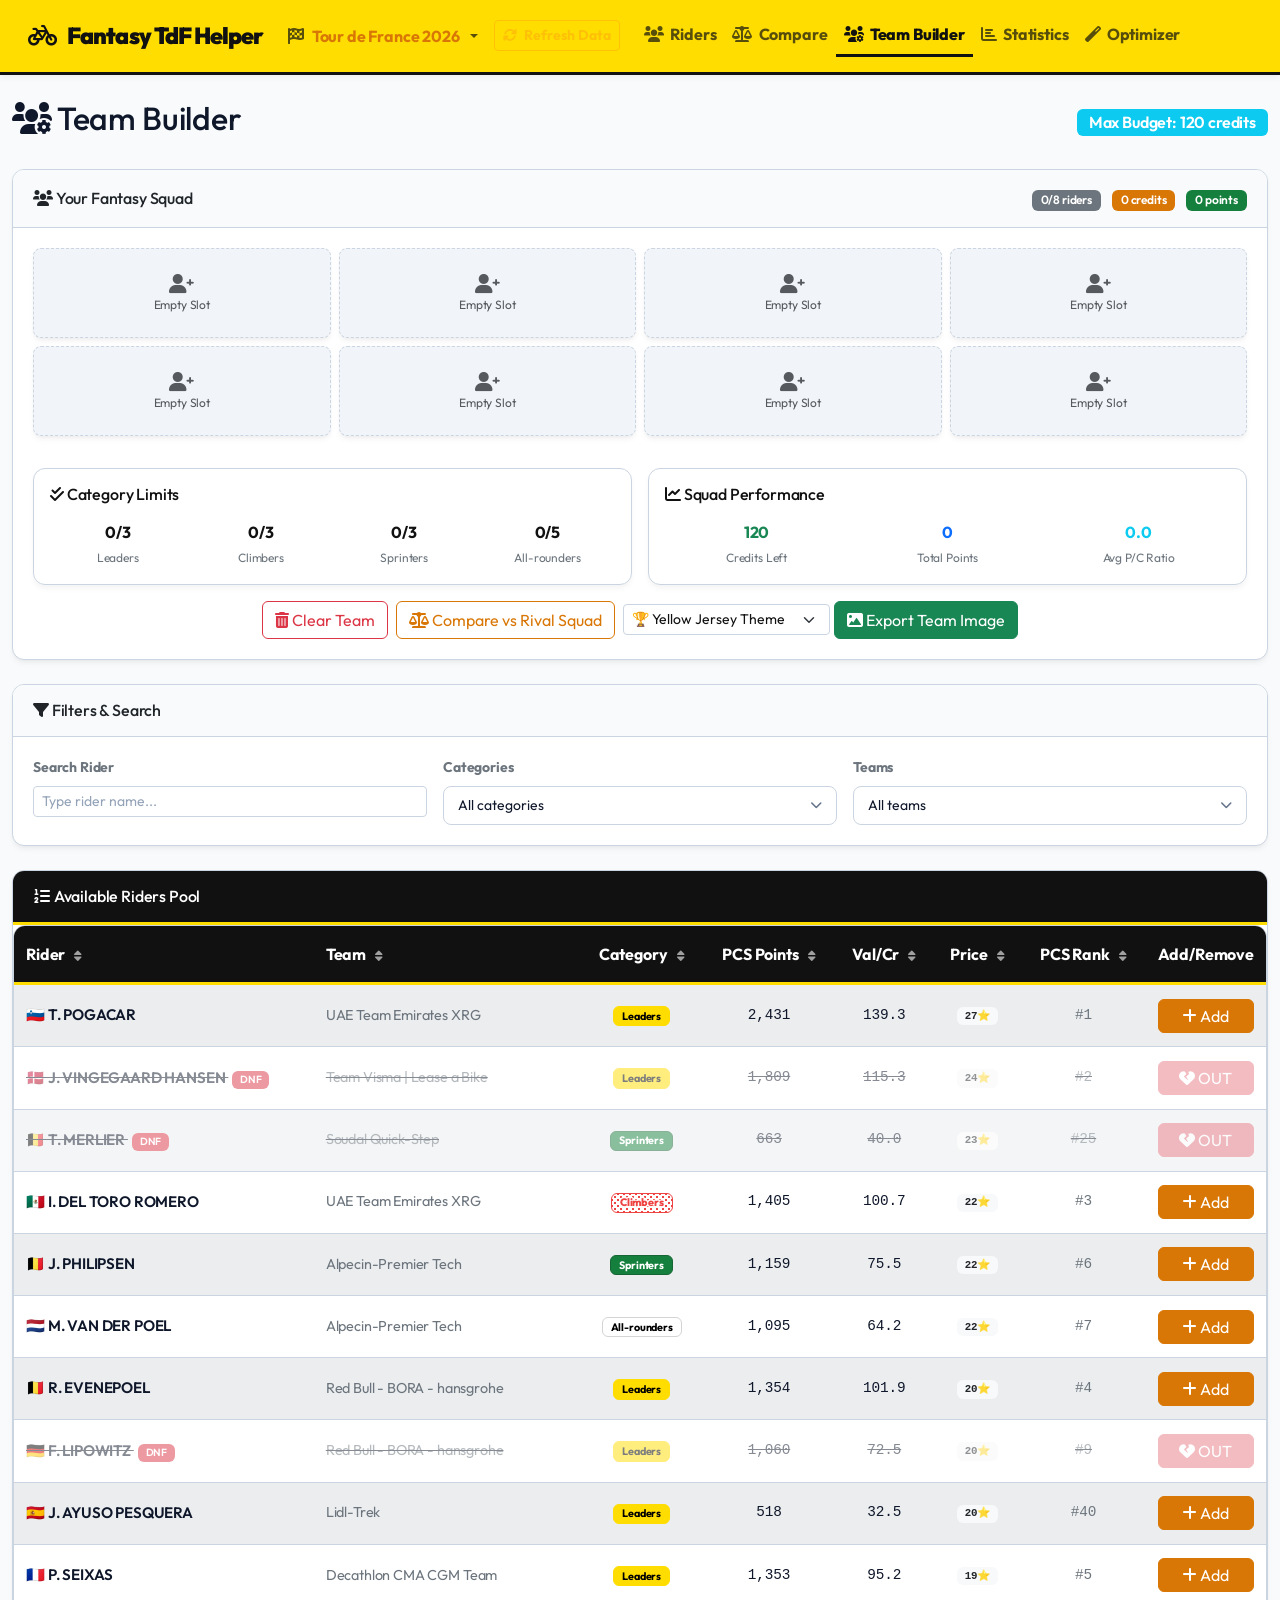
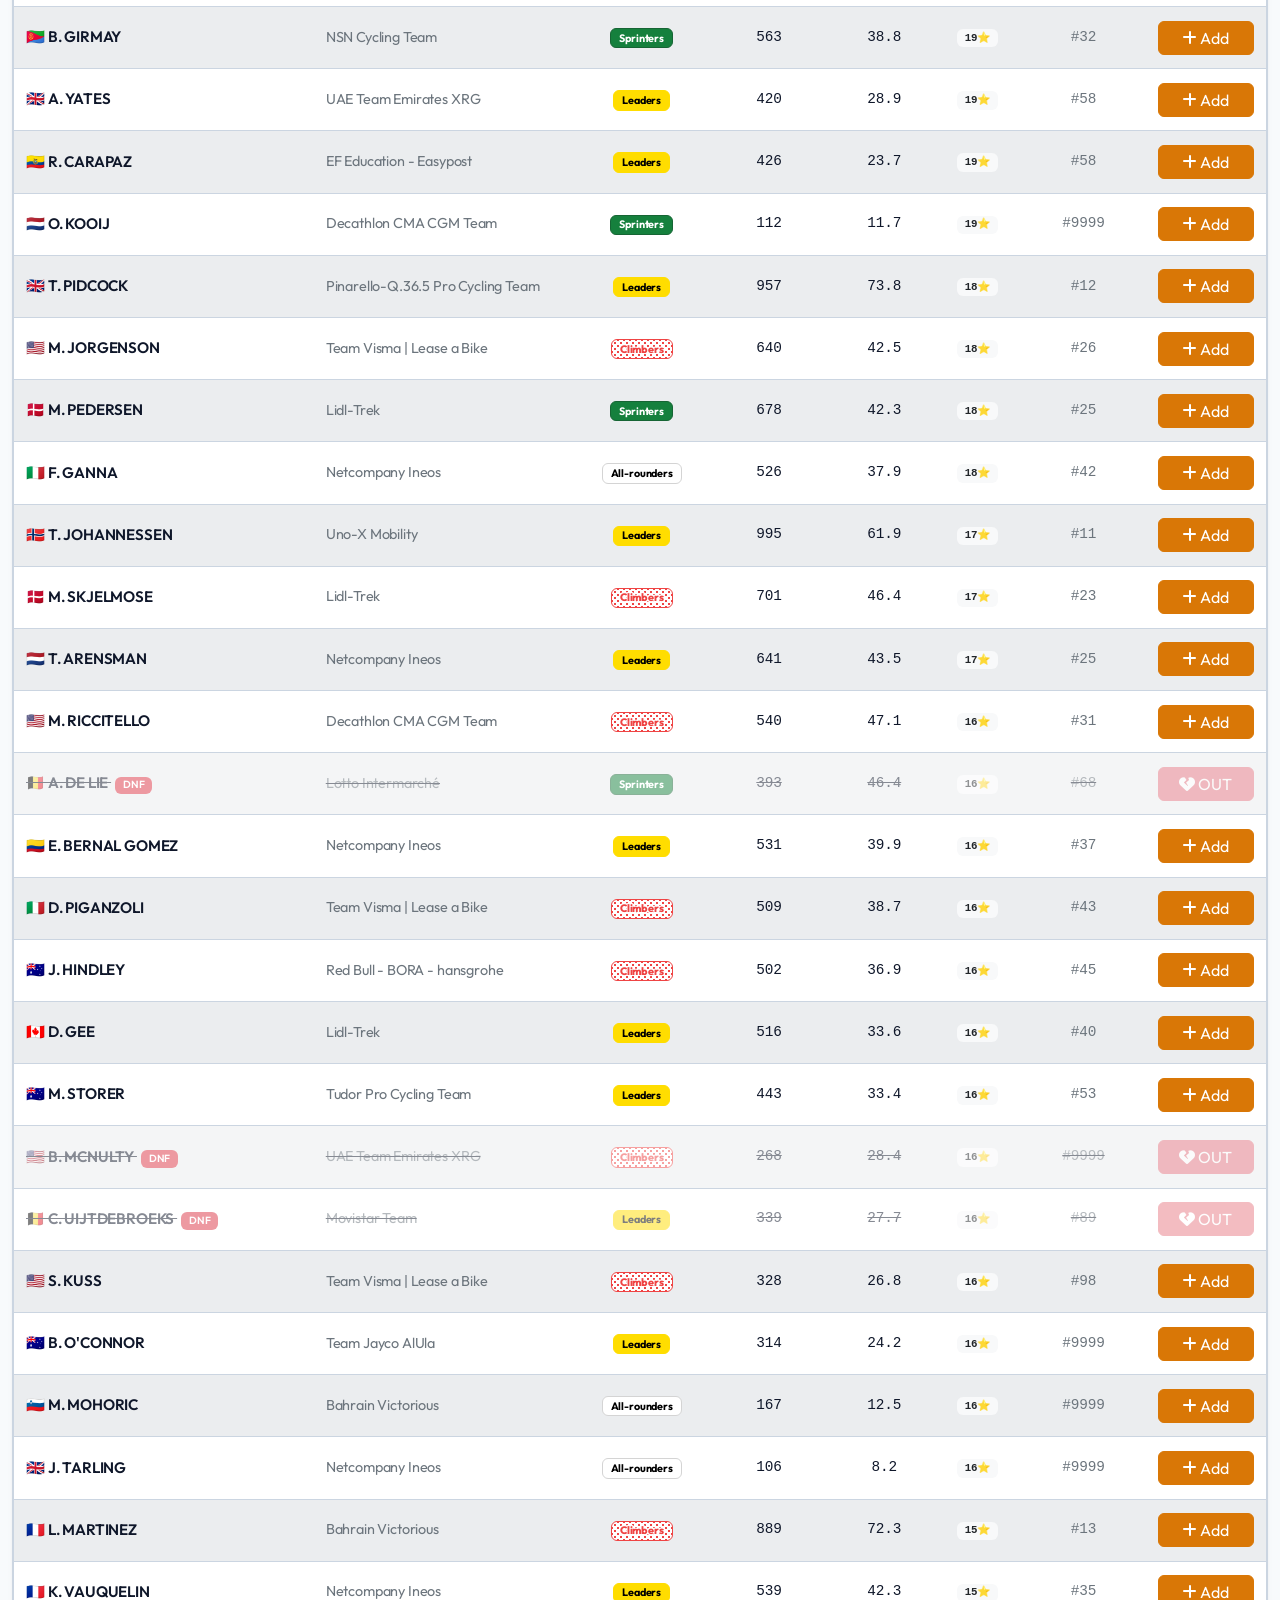
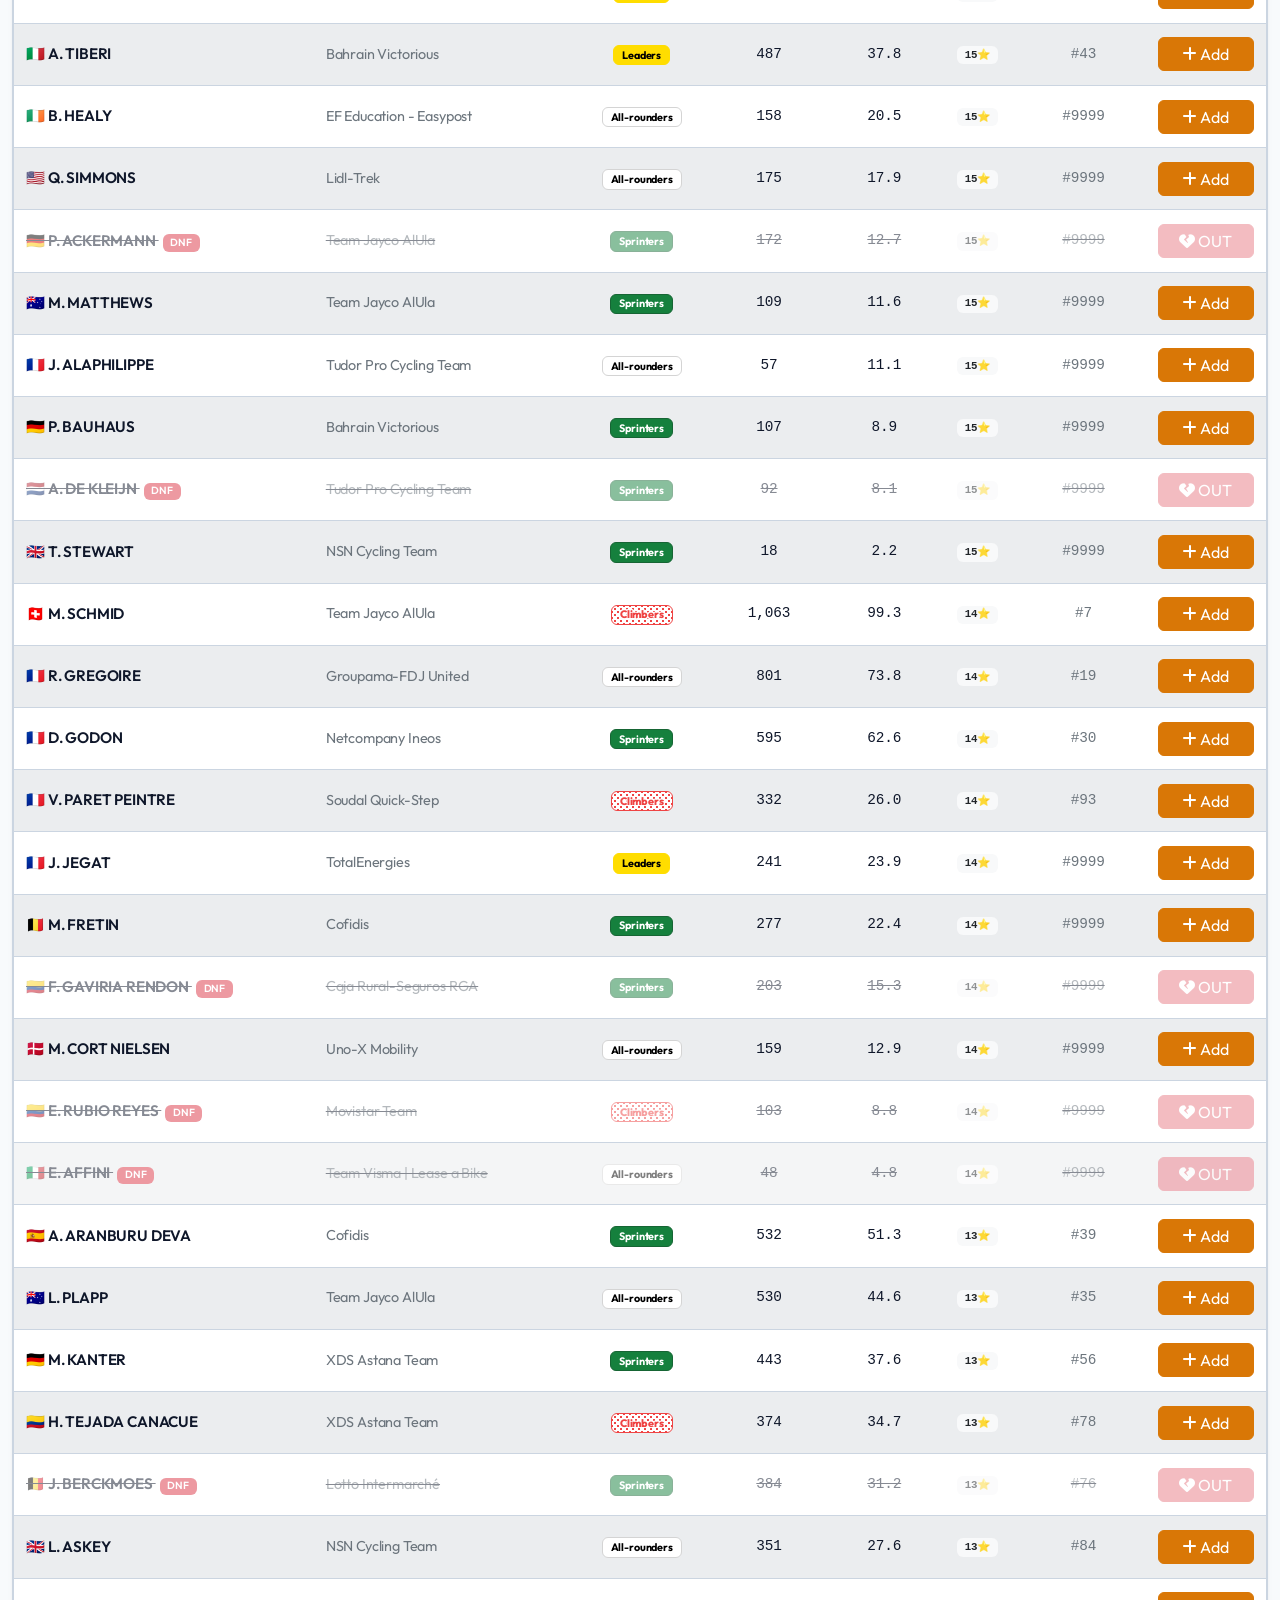
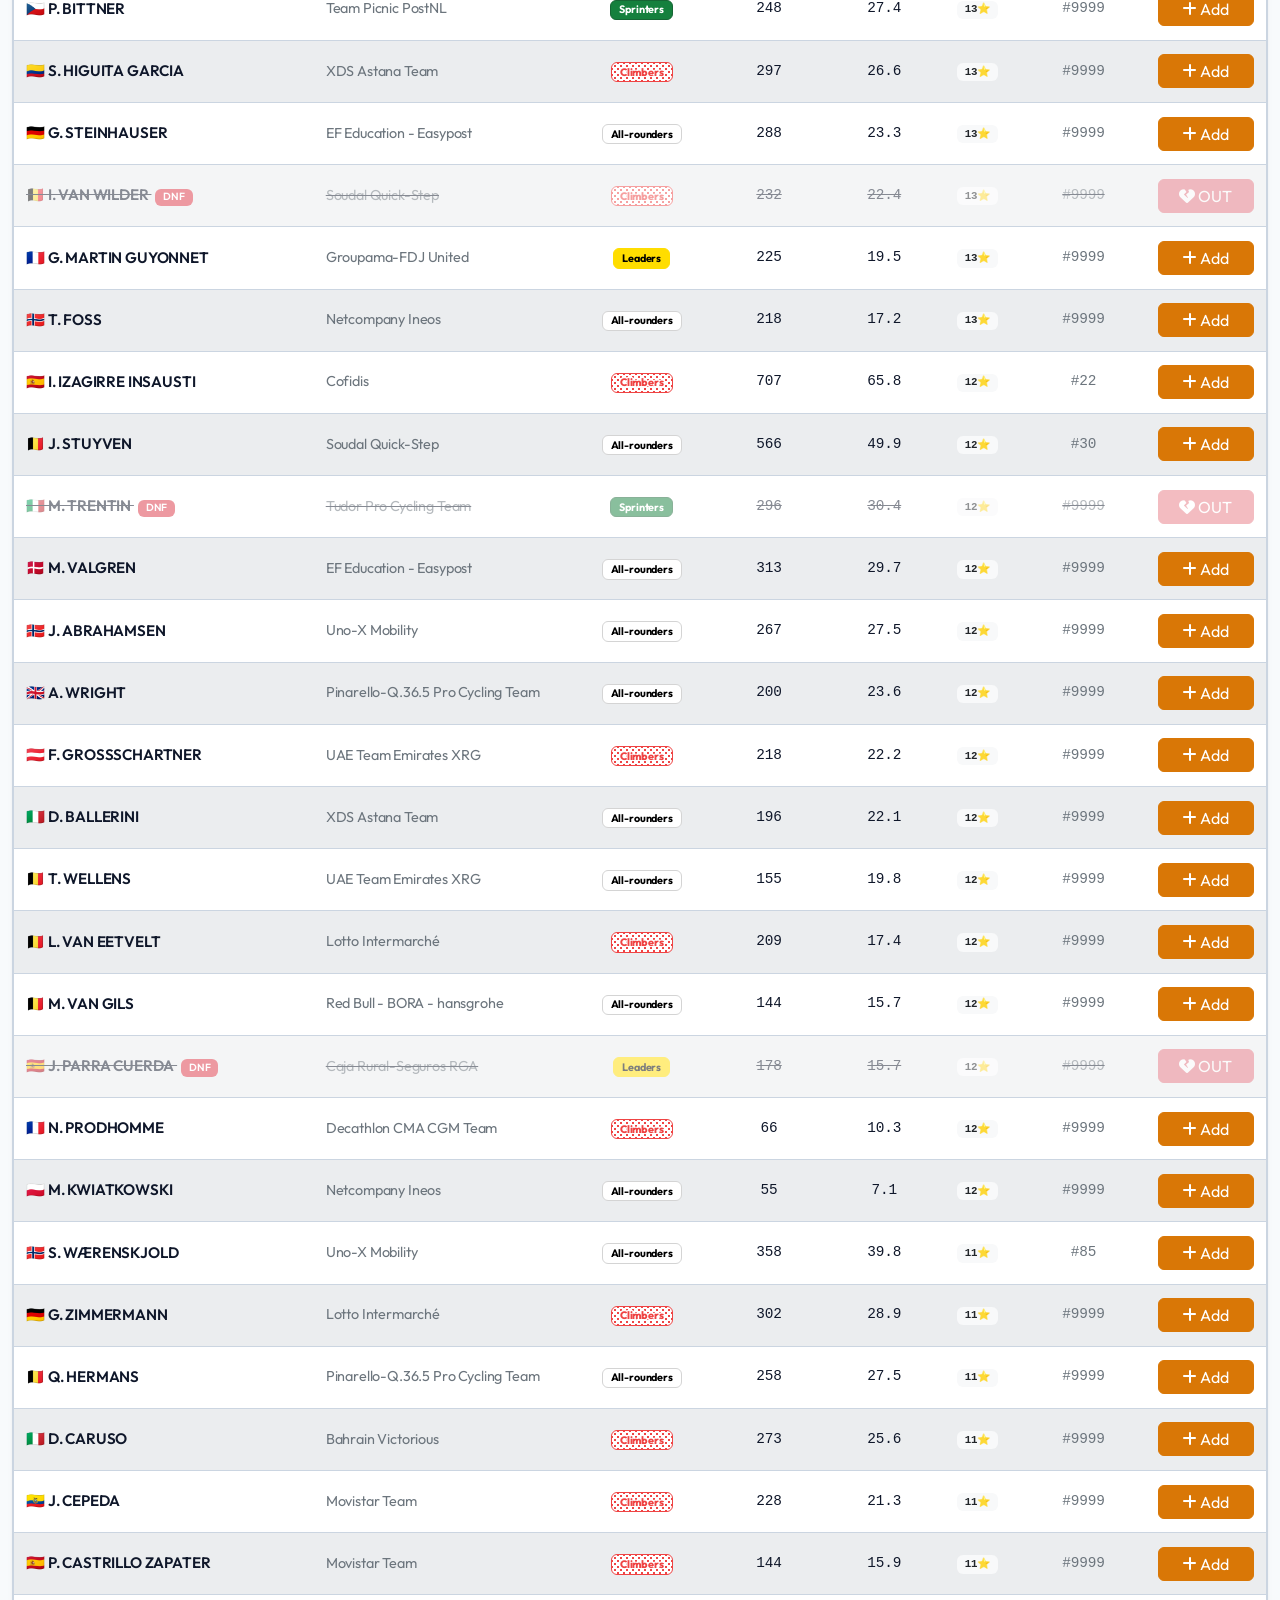
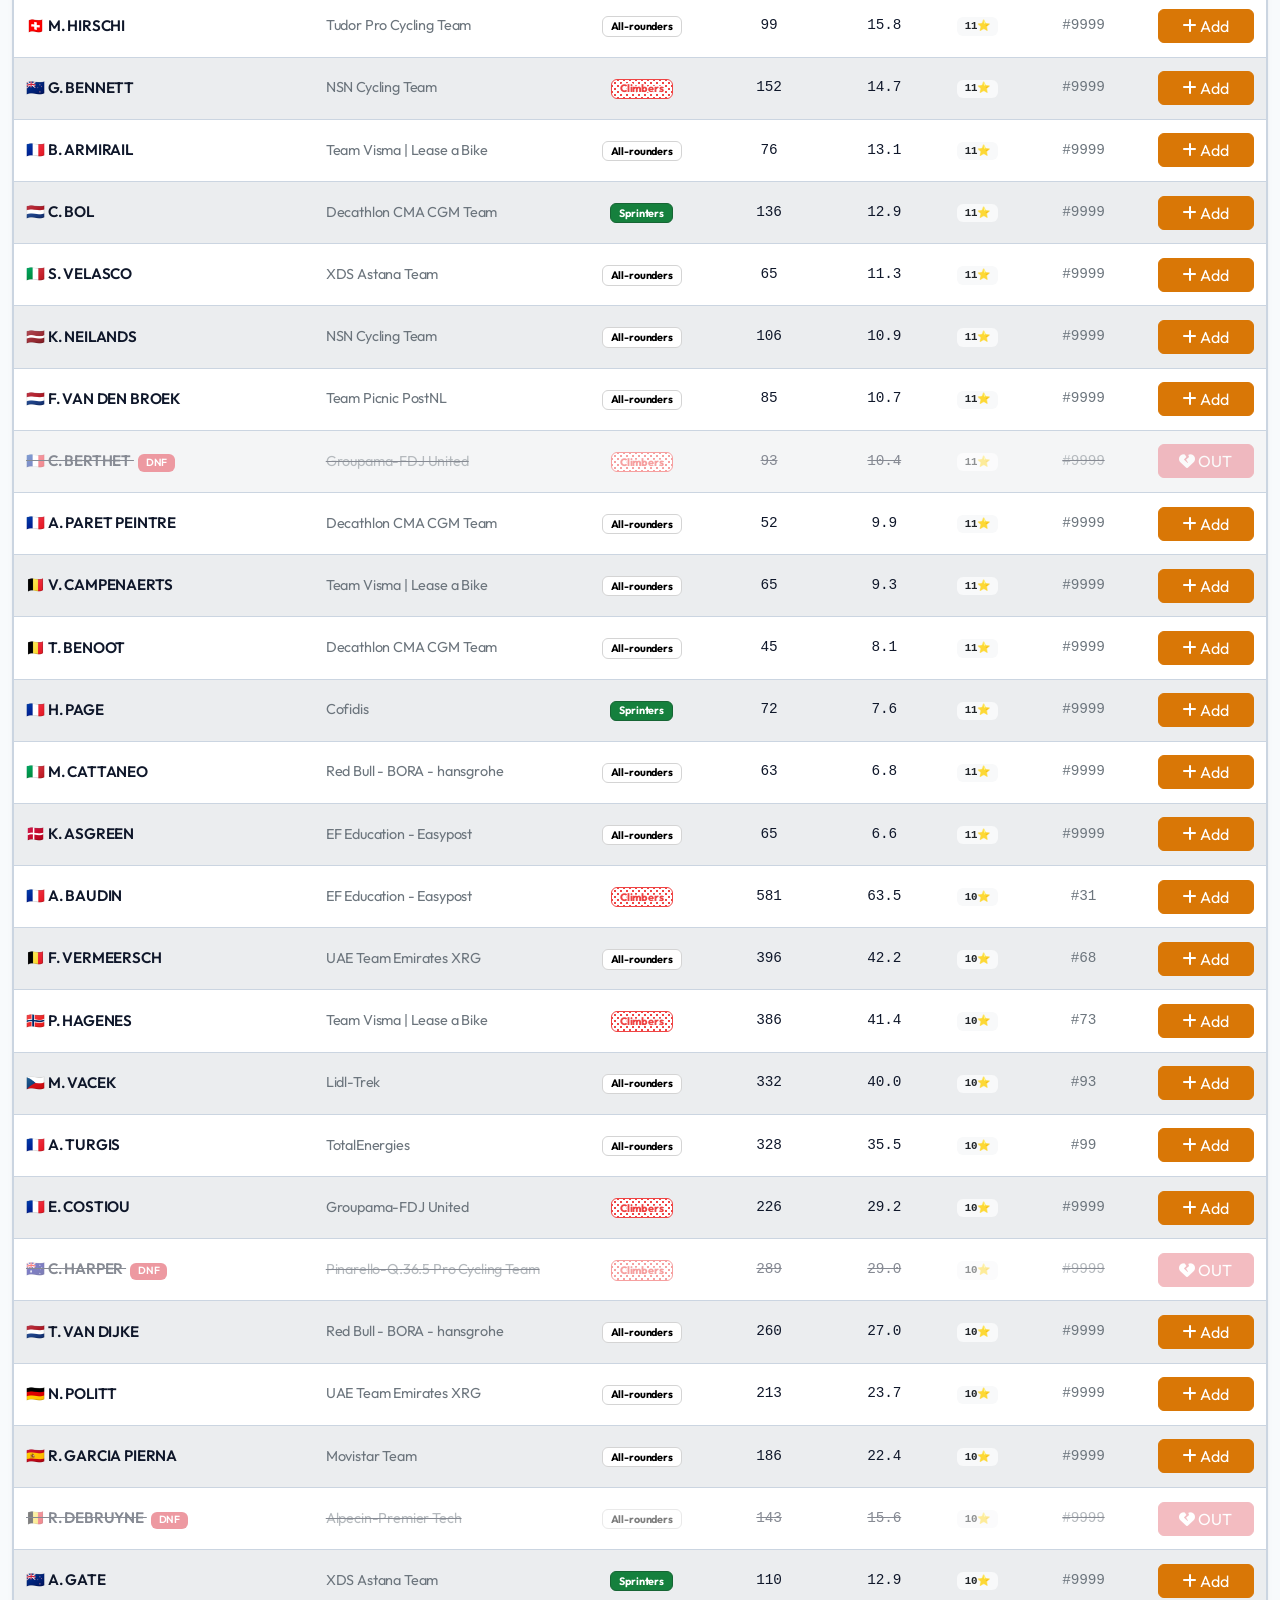
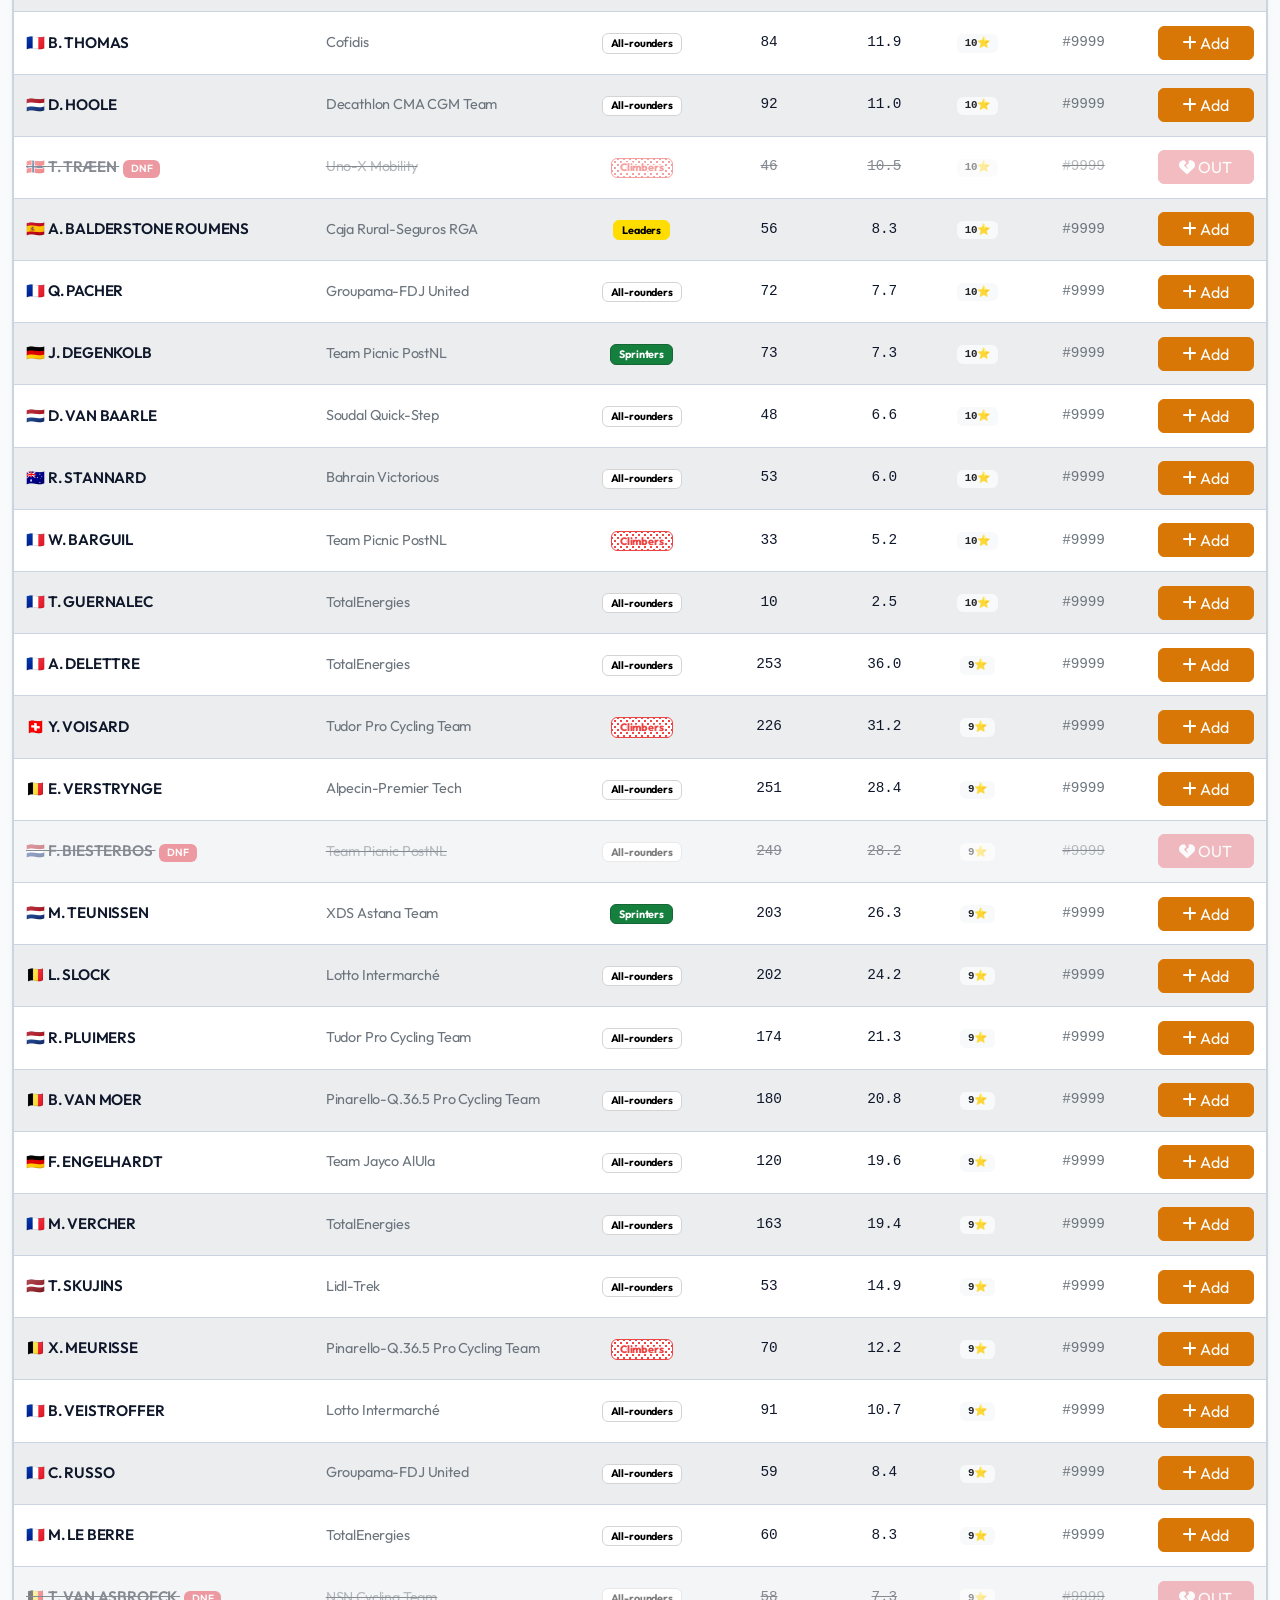
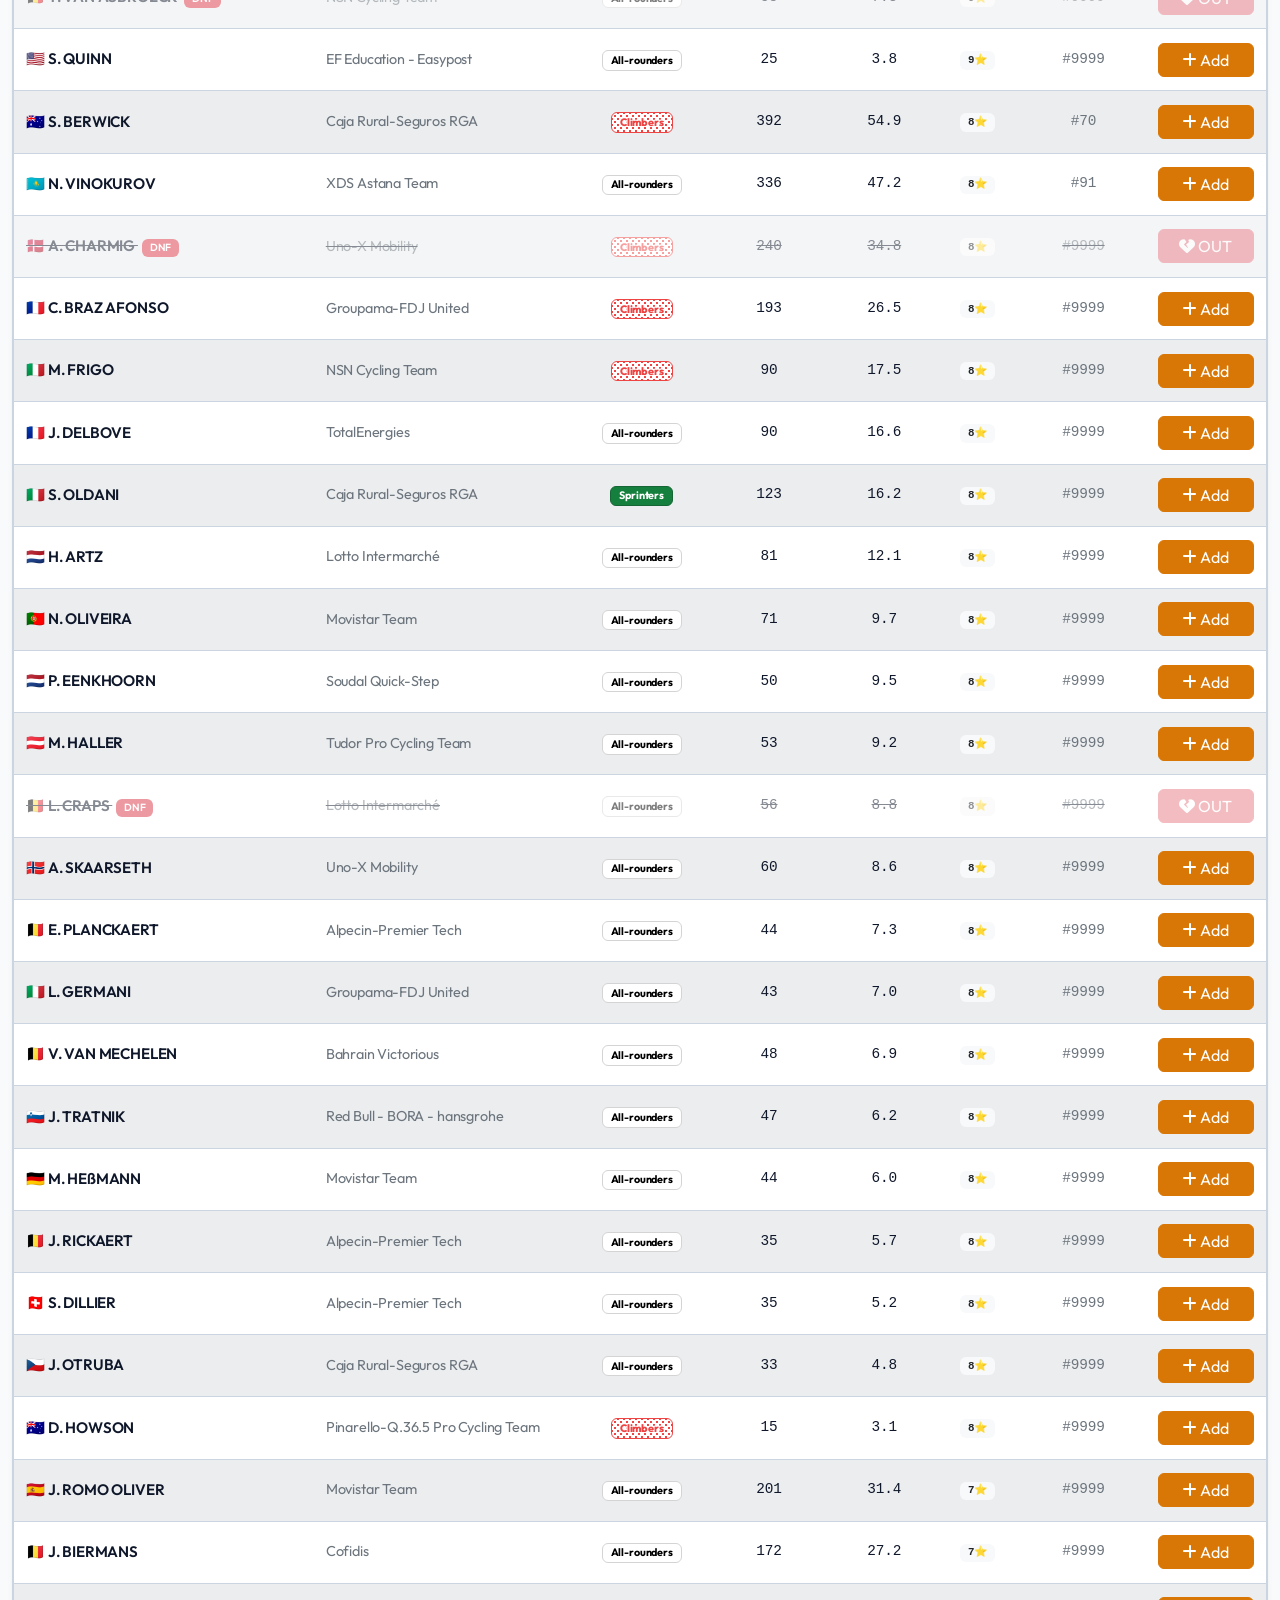
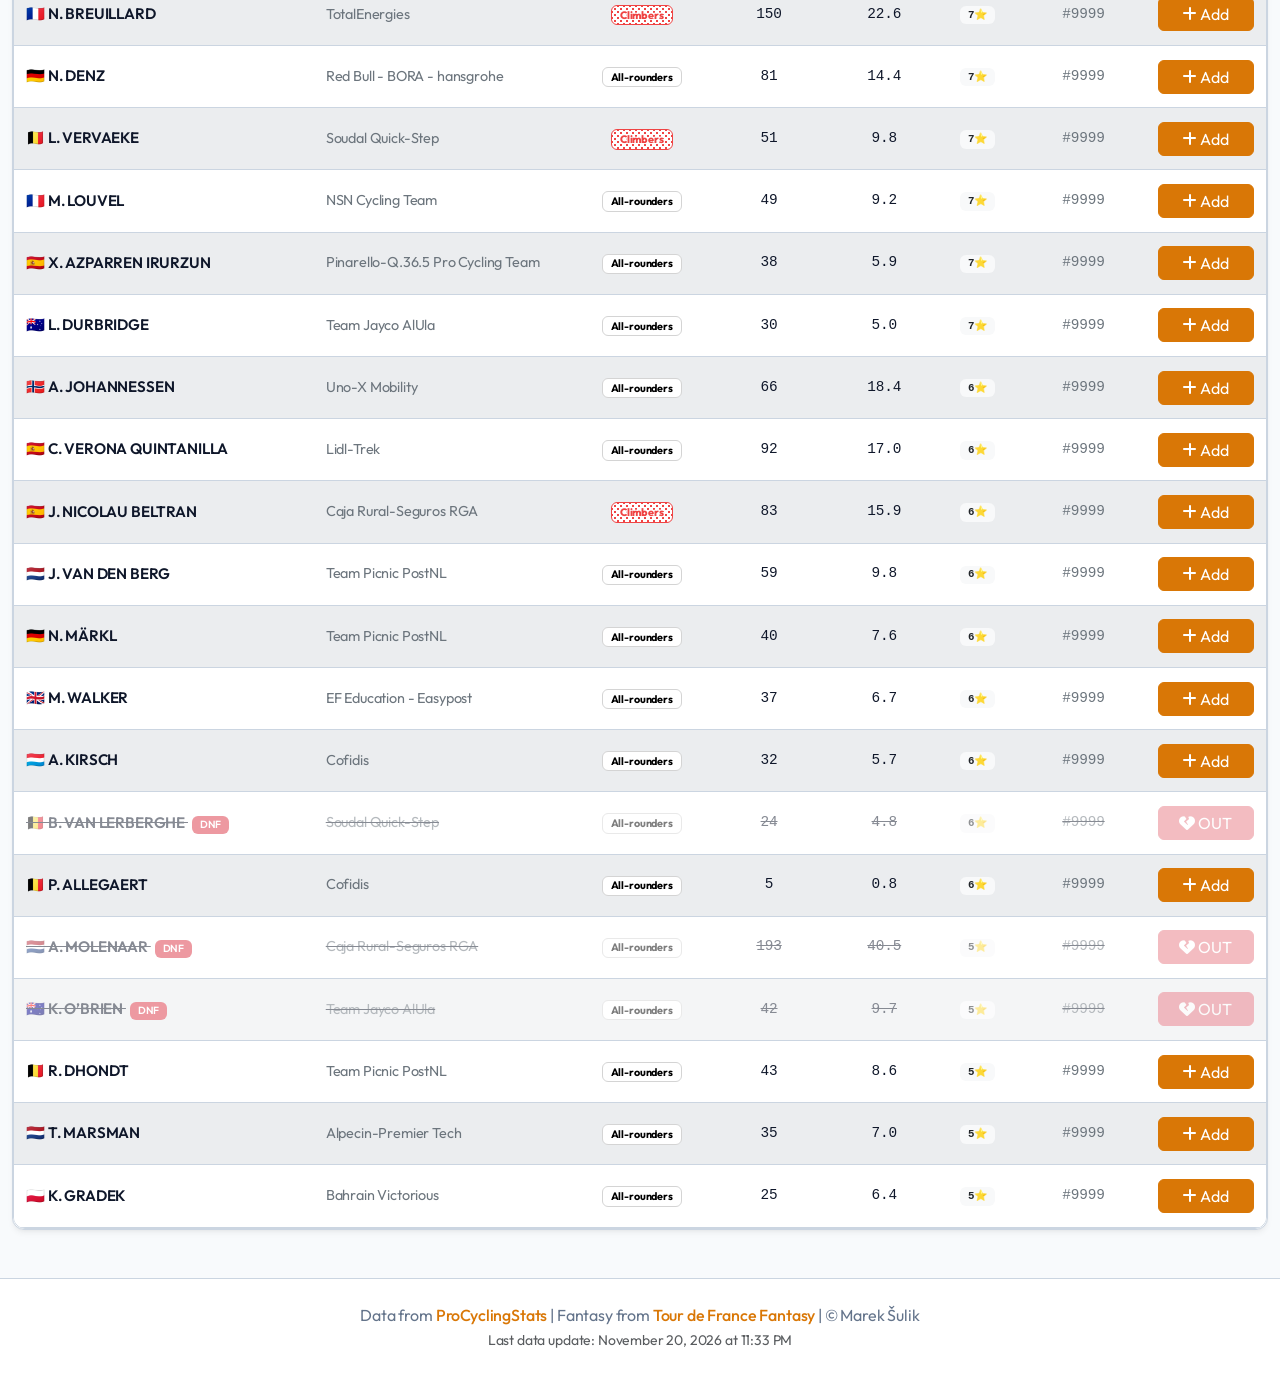
<file: team-builder.html>
<!DOCTYPE html>
<html lang="en">
<head>
    <meta charset="UTF-8">
    <meta name="viewport" content="width=device-width, initial-scale=1.0">
    <title>Team Builder - Fantasy TdF Helper</title>
    <link href="https://cdn.jsdelivr.net/npm/bootstrap@5.1.3/dist/css/bootstrap.min.css" rel="stylesheet">
    <link href="https://cdnjs.cloudflare.com/ajax/libs/font-awesome/6.0.0/css/all.min.css" rel="stylesheet">
    <link rel="stylesheet" href="styles.css">
    <style>
        .category-badge-pill {
            font-size: 0.8rem;
            padding: 0.35rem 0.65rem;
            border-radius: 20px;
        }
        .limit-alert {
            color: var(--color-danger);
            font-weight: 600;
        }
    </style>
</head>
<body>
    <!-- Navbar -->
    <nav class="navbar navbar-expand-lg navbar-dark bg-dark">
        <div class="container">
            <a class="navbar-brand" href="index.html">
                <i class="fas fa-bicycle"></i> Fantasy TdF Helper
            </a>
            <button class="navbar-toggler" type="button" data-bs-toggle="collapse" data-bs-target="#navbarNav">
                <span class="navbar-toggler-icon"></span>
            </button>
            <div class="collapse navbar-collapse" id="navbarNav">
                <!-- Race Selector & Crawl Button -->
                <ul class="navbar-nav me-3 align-items-center">
                    <li class="nav-item dropdown">
                        <a class="nav-link dropdown-toggle" href="#" id="raceDropdown" role="button" data-bs-toggle="dropdown" aria-expanded="false">
                            <i class="fas fa-flag-checkered"></i>
                            <span class="text-warning">Loading Race...</span>
                        </a>
                        <ul class="dropdown-menu" aria-labelledby="raceDropdown">
                            <li><a class="dropdown-item race-option" data-race="tdf" href="#">🇫🇷 Tour de France 2026</a></li>
                            <li><a class="dropdown-item race-option" data-race="tdf2025" href="#">🇫🇷 Tour de France 2025</a></li>
                            <li><a class="dropdown-item race-option" data-race="vuelta" href="#">🇪🇸 Vuelta 2025</a></li>
                            <li><a class="dropdown-item race-option" data-race="tdffemmes" href="#">🇫🇷👧 Tour de France Femmes</a></li>
                        </ul>
                    </li>
                    <li class="nav-item ms-2">
                        <button id="crawlStatsBtn" class="btn btn-sm btn-outline-warning fw-bold" onclick="triggerDataCrawl()" title="Crawl & update latest rider stats from ProCyclingStats & Wikipedia">
                            <i class="fas fa-sync-alt me-1"></i> Refresh Data
                        </button>
                    </li>
                </ul>
                
                <ul class="navbar-nav me-auto">
                    <li class="nav-item">
                        <a class="nav-link" href="index.html">
                            <i class="fas fa-users"></i> Riders
                        </a>
                    </li>
                    <li class="nav-item">
                        <a class="nav-link" href="compare.html">
                            <i class="fas fa-balance-scale"></i> Compare
                        </a>
                    </li>
                    <li class="nav-item">
                        <a class="nav-link active" href="team-builder.html">
                            <i class="fas fa-users-cog"></i> Team Builder
                        </a>
                    </li>
                    <li class="nav-item">
                        <a class="nav-link" href="stats.html">
                            <i class="fas fa-chart-bar"></i> Statistics
                        </a>
                    </li>
                    <li class="nav-item">
                        <a class="nav-link" href="optimizer.html">
                            <i class="fas fa-magic"></i> Optimizer
                        </a>
                    </li>
                </ul>
            </div>
        </div>
    </nav>

    <!-- Main Container -->
    <main class="container mt-4">
        <div class="d-flex justify-content-between align-items-center mb-4">
            <h2><i class="fas fa-users-cog"></i> Team Builder</h2>
            <div class="d-flex align-items-center gap-3">
                <div id="maxBudgetBadge" class="badge bg-info fs-6">
                    Max Budget: 120 credits
                </div>
            </div>
        </div>

        <!-- Current Team Card -->
        <div id="currentTeamCard" class="card mb-4">
            <div class="card-header d-flex justify-content-between align-items-center">
                <h6 class="mb-0"><i class="fas fa-users"></i> Your Fantasy Squad</h6>
                <div>
                    <span id="teamSize" class="badge bg-secondary me-2">0/8 riders</span>
                    <span id="teamCost" class="badge bg-primary me-2">0 credits</span>
                    <span id="teamPoints" class="badge bg-success">0 points</span>
                </div>
            </div>
            <div class="card-body">
                <!-- Squad Grid of 8 slots -->
                <div class="row row-cols-1 row-cols-md-2 row-cols-lg-4 g-2 mb-3" id="squadGrid">
                    <!-- Javascript will render 8 cards here -->
                </div>

                <!-- Squad Constraints and Analytics Breakdown -->
                <div class="row g-3 mt-1">
                    <!-- Left: Category Counters -->
                    <div class="col-lg-6">
                        <div class="card bg-dark border-secondary p-3 h-100">
                            <h6 class="mb-3"><i class="fas fa-check-double"></i> Category Limits</h6>
                            <div class="row text-center g-2">
                                <div class="col-3">
                                    <div class="fw-bold" id="leaders-count">0/3</div>
                                    <small class="text-secondary" style="font-size:0.75rem">Leaders</small>
                                </div>
                                <div class="col-3">
                                    <div class="fw-bold" id="climbers-count">0/3</div>
                                    <small class="text-secondary" style="font-size:0.75rem">Climbers</small>
                                </div>
                                <div class="col-3">
                                    <div class="fw-bold" id="sprinters-count">0/3</div>
                                    <small class="text-secondary" style="font-size:0.75rem">Sprinters</small>
                                </div>
                                <div class="col-3">
                                    <div class="fw-bold" id="all-rounders-count">0/5</div>
                                    <small class="text-secondary" style="font-size:0.75rem">All-rounders</small>
                                </div>
                            </div>
                        </div>
                    </div>

                    <!-- Right: Performance statistics -->
                    <div class="col-lg-6">
                        <div class="card bg-dark border-secondary p-3 h-100">
                            <h6 class="mb-3"><i class="fas fa-chart-line"></i> Squad Performance</h6>
                            <div class="row text-center g-2">
                                <div class="col-4">
                                    <div id="remainingBudget" class="fw-bold text-success">120</div>
                                    <small class="text-secondary" style="font-size:0.75rem">Credits Left</small>
                                </div>
                                <div class="col-4">
                                    <div id="totalPoints" class="fw-bold text-primary">0</div>
                                    <small class="text-secondary" style="font-size:0.75rem">Total Points</small>
                                </div>
                                <div class="col-4">
                                    <div id="avgEfficiency" class="fw-bold text-info">0.0</div>
                                    <small class="text-secondary" style="font-size:0.75rem">Avg P/C Ratio</small>
                                </div>
                            </div>
                        </div>
                    </div>
                </div>

                <div class="mt-3 text-center d-flex justify-content-center align-items-center gap-2 flex-wrap">
                    <button class="btn btn-outline-danger" onclick="clearTeam()">
                        <i class="fas fa-trash-alt"></i> Clear Team
                    </button>
                    <button class="btn btn-outline-primary" data-bs-toggle="modal" data-bs-target="#rivalModal">
                        <i class="fas fa-balance-scale"></i> Compare vs Rival Squad
                    </button>
                    <div class="d-flex align-items-center gap-1">
                        <select id="exportThemeSelect" class="form-select form-select-sm bg-dark text-white border-secondary" style="width: auto;">
                            <option value="jaune" selected>🏆 Yellow Jersey Theme</option>
                            <option value="vert">🟢 Green Sprint Theme</option>
                            <option value="night">🌙 Champs-Élysées Night</option>
                        </select>
                        <button class="btn btn-success" onclick="exportTeamAsImage()">
                            <i class="fas fa-image"></i> Export Team Image
                        </button>
                    </div>
                </div>
            </div>
        </div>

        <!-- Rival Squad Comparison Modal -->
        <div class="modal fade" id="rivalModal" tabindex="-1" aria-labelledby="rivalModalLabel" aria-hidden="true">
            <div class="modal-dialog modal-lg">
                <div class="modal-content bg-white text-dark">
                    <div class="modal-header bg-dark text-white">
                        <h5 class="modal-title" id="rivalModalLabel"><i class="fas fa-balance-scale text-warning"></i> Rival Squad Differential Analyzer</h5>
                        <button type="button" class="btn-close btn-close-white" data-bs-dismiss="modal" aria-label="Close"></button>
                    </div>
                    <div class="modal-body p-3">
                        <p class="text-secondary small">Type or select 8 riders from your league competitor's team to analyze squad overlap and differential points.</p>
                        
                        <div class="mb-3 position-relative">
                            <label class="form-label fw-bold small">Search & Add Rival Riders</label>
                            <input type="text" id="rivalSearchInput" class="form-control" placeholder="Search rider name to add to rival team...">
                            <div id="rivalAutocompleteList" class="dropdown-menu w-100 shadow" style="display:none; max-height:200px; overflow-y:auto;"></div>
                        </div>

                        <div id="rivalSquadSlots" class="row g-2 mb-3">
                            <!-- Populated dynamically -->
                        </div>

                        <button class="btn btn-primary w-100 fw-bold" onclick="analyzeRivalSquad()">
                            <i class="fas fa-calculator"></i> Compare Head-to-Head
                        </button>

                        <div id="rivalAnalysisResults" class="mt-3">
                            <!-- Results -->
                        </div>
                    </div>
                </div>
            </div>
        </div>

        <!-- Filters card -->
        <div class="card mb-4">
            <div class="card-header">
                <h6 class="mb-0"><i class="fas fa-filter"></i> Filters & Search</h6>
            </div>
            <div class="card-body">
                <div class="row g-3 small">
                    <!-- Search by name -->
                    <div class="col-md-4">
                        <label class="form-label text-secondary fw-bold">Search Rider</label>
                        <input type="text" id="riderSearchInput" class="form-control form-control-sm bg-dark text-white border-secondary" placeholder="Type rider name...">
                    </div>

                    <!-- Category filter -->
                    <div class="col-md-4">
                        <label class="form-label text-secondary fw-bold">Categories</label>
                        <div class="dropdown">
                            <button class="custom-dropdown-btn w-100" type="button" id="catFilterDropdown" data-bs-toggle="dropdown" aria-expanded="false" data-bs-auto-close="outside">
                                <span id="categoryText">All categories</span>
                                <i class="fas fa-chevron-down dropdown-arrow"></i>
                            </button>
                            <div class="dropdown-menu w-100 p-2" aria-labelledby="catFilterDropdown">
                                <div class="form-check">
                                    <input class="form-check-input category-check" type="checkbox" value="Leaders" id="cat-leaders" checked>
                                    <label class="form-check-label" for="cat-leaders">Leaders</label>
                                </div>
                                <div class="form-check">
                                    <input class="form-check-input category-check" type="checkbox" value="Sprinters" id="cat-sprinters" checked>
                                    <label class="form-check-label" for="cat-sprinters">Sprinters</label>
                                </div>
                                <div class="form-check">
                                    <input class="form-check-input category-check" type="checkbox" value="Climbers" id="cat-climbers" checked>
                                    <label class="form-check-label" for="cat-climbers">Climbers</label>
                                </div>
                                <div class="form-check">
                                    <input class="form-check-input category-check" type="checkbox" value="All-rounders" id="cat-all-rounders" checked>
                                    <label class="form-check-label" for="cat-all-rounders">All-rounders</label>
                                </div>
                            </div>
                        </div>
                    </div>

                    <!-- Team filter -->
                    <div class="col-md-4">
                        <label class="form-label text-secondary fw-bold">Teams</label>
                        <div class="dropdown">
                            <button class="custom-dropdown-btn w-100" type="button" id="teamFilterDropdown" data-bs-toggle="dropdown" aria-expanded="false" data-bs-auto-close="outside">
                                <span id="teamText">All teams</span>
                                <i class="fas fa-chevron-down dropdown-arrow"></i>
                            </button>
                            <div class="dropdown-menu w-100 p-2" aria-labelledby="teamFilterDropdown">
                                <div class="mb-2">
                                    <input type="text" class="form-control form-control-sm bg-dark text-white border-secondary" id="teamSearchBox" placeholder="Search teams...">
                                </div>
                                <div id="teamCheckboxes" style="max-height: 200px; overflow-y: auto;">
                                    <!-- Populated dynamically -->
                                </div>
                            </div>
                        </div>
                    </div>
                </div>
            </div>
        </div>

        <!-- Pool of Riders Table -->
        <div class="card">
            <div class="card-header bg-dark text-white">
                <h6 class="mb-0"><i class="fas fa-list-ol"></i> Available Riders Pool</h6>
            </div>
            <div class="card-body p-0">
                <div class="table-responsive">
                    <table class="table table-hover table-striped mb-0">
                        <thead class="table-dark">
                            <tr>
                                <th class="sortable" onclick="sortTable(0)">Rider <i class="fas fa-sort"></i></th>
                                <th class="sortable" onclick="sortTable(1)">Team <i class="fas fa-sort"></i></th>
                                <th class="sortable text-center" onclick="sortTable(2)">Category <i class="fas fa-sort"></i></th>
                                <th class="sortable text-center" onclick="sortTable(3)">PCS Points <i class="fas fa-sort"></i></th>
                                <th class="sortable text-center" onclick="sortTable(6)">Val/Cr <i class="fas fa-sort"></i></th>
                                <th class="sortable text-center" onclick="sortTable(8)">Price <i class="fas fa-sort"></i></th>
                                <th class="sortable text-center" onclick="sortTable(9)">PCS Rank <i class="fas fa-sort"></i></th>
                                <th class="text-center">Add/Remove</th>
                            </tr>
                        </thead>
                        <tbody id="poolTableBody">
                            <!-- Populated dynamically -->
                        </tbody>
                    </table>
                </div>
            </div>
        </div>
    </main>

    <!-- Footer -->
    <footer class="bg-dark text-light py-4 mt-5">
        <div class="container text-center">
            <p class="mb-0">
                Data from <a href="https://www.procyclingstats.com" target="_blank" class="text-warning">ProCyclingStats</a>
                | Fantasy from <a href="https://fantasybytissot.letour.fr" target="_blank" class="text-warning">Tour de France Fantasy</a>
                | © Marek Šulik
            </p>
            <small class="text-muted" id="lastUpdatedDate">
                Last data update: July 2026
            </small>
        </div>
    </footer>

    <!-- Bootstrap & App Scripts -->
    <script src="https://cdn.jsdelivr.net/npm/bootstrap@5.1.3/dist/js/bootstrap.bundle.min.js"></script>
    <script src="app.js"></script>
    <script>
        let currentSquad = [];
        let filteredPool = [];
        let sortColumn = 8; // Default sort by price
        let sortDirection = 'desc'; // highest price first

        document.addEventListener('DOMContentLoaded', async () => {
            await initApp();

            // Load squad from storage
            currentSquad = TeamManager.get();

            // Populate filters list
            initTeamFilters();

            // Bind filter events
            document.getElementById('riderSearchInput').addEventListener('input', applyFilters);
            document.getElementById('teamSearchBox').addEventListener('input', filterTeamsList);
            document.querySelectorAll('.category-check').forEach(cb => cb.addEventListener('change', applyFilters));

            // Sync squad view
            updateSquadView();
            applyFilters();
        });

        // Initialize teams checkboxes
        function initTeamFilters() {
            const teamContainer = document.getElementById('teamCheckboxes');
            if (!teamContainer) return;
            
            const teams = [...new Set(APP_STATE.riders.map(r => r.team))].sort();
            teamContainer.innerHTML = teams.map((team, idx) => `
                <div class="form-check">
                    <input class="form-check-input team-check" type="checkbox" value="${team}" id="team-${idx}">
                    <label class="form-check-label" for="team-${idx}">${team}</label>
                </div>
            `).join('');
            
            document.querySelectorAll('.team-check').forEach(cb => {
                cb.addEventListener('change', () => {
                    updateTeamFilterText();
                    applyFilters();
                });
            });
        }

        function filterTeamsList() {
            const searchVal = document.getElementById('teamSearchBox').value.toLowerCase();
            document.querySelectorAll('#teamCheckboxes .form-check').forEach(checkbox => {
                const label = checkbox.querySelector('label').textContent.toLowerCase();
                if (label.includes(searchVal)) {
                    checkbox.style.display = 'flex';
                } else {
                    checkbox.style.display = 'none';
                }
            });
        }

        function updateTeamFilterText() {
            const checkedTeams = Array.from(document.querySelectorAll('.team-check:checked')).map(cb => cb.value);
            const teamText = document.getElementById('teamText');
            
            if (checkedTeams.length === 0) {
                teamText.textContent = 'All teams';
            } else if (checkedTeams.length === 1) {
                teamText.textContent = checkedTeams[0];
            } else {
                teamText.textContent = `${checkedTeams.length} teams selected`;
            }
        }

        // Apply filters to pool of riders
        function applyFilters() {
            const searchVal = document.getElementById('riderSearchInput').value.toLowerCase();
            const checkedCats = Array.from(document.querySelectorAll('.category-check:checked')).map(cb => cb.value);
            const checkedTeams = Array.from(document.querySelectorAll('.team-check:checked')).map(cb => cb.value);

            // Update category selector text
            const categoryText = document.getElementById('categoryText');
            if (checkedCats.length === 0) {
                categoryText.textContent = 'None selected';
            } else if (checkedCats.length === 4) {
                categoryText.textContent = 'All categories';
            } else {
                categoryText.textContent = checkedCats.join(', ');
            }

            // Filter logic
            filteredPool = APP_STATE.riders.filter(rider => {
                const matchesSearch = rider.name.toLowerCase().includes(searchVal) || rider.team.toLowerCase().includes(searchVal);
                const matchesCategory = checkedCats.includes(rider.category);
                const matchesTeam = checkedTeams.length === 0 || checkedTeams.includes(rider.team);
                return matchesSearch && matchesCategory && matchesTeam;
            });

            // Sort pool
            sortPoolData(sortColumn, false);
            renderPoolTable();
        }

        // Add rider to squad checking all constraints
        function addRiderToSquad(name) {
            const rider = APP_STATE.riders.find(r => r.name === name);
            if (!rider) return;

            const rules = getRaceRules();
            const totalCost = currentSquad.reduce((sum, r) => sum + r.price, 0);
            
            if (totalCost + rider.price > rules.maxBudget) {
                alert(`Cannot add ${rider.name}. Adding her/him would exceed your maximum budget of ${rules.maxBudget} credits.`);
                return;
            }

            if (currentSquad.length >= rules.maxRiders) {
                alert(`Your squad is full! Maximum ${rules.maxRiders} riders allowed.`);
                return;
            }

            if (currentSquad.some(r => r.name === name)) {
                alert("Rider is already in your squad!");
                return;
            }

            // Max riders from the same professional team
            const teamCount = currentSquad.filter(r => r.team === rider.team).length;
            if (teamCount >= rules.maxPerTeam) {
                alert(`Cannot add ${rider.name}. You already have ${rules.maxPerTeam} riders from ${rider.team} (maximum allowed).`);
                return;
            }

            // Category Limits validation
            const categoryCount = currentSquad.filter(r => r.category === rider.category).length;
            const categoryLimit = rules.categoryLimits[rider.category] || 0;
            if (categoryCount >= categoryLimit) {
                alert(`Cannot add ${rider.name}. You have reached the limit of ${categoryLimit} riders for the "${rider.category}" category.`);
                return;
            }

            // Success, add to squad
            currentSquad.push(rider);
            TeamManager.save(currentSquad);
            
            updateSquadView();
            renderPoolTable();
        }

        // Remove rider from squad
        function removeRiderFromSquad(name) {
            currentSquad = currentSquad.filter(r => r.name !== name);
            TeamManager.save(currentSquad);
            updateSquadView();
            renderPoolTable();
        }

        // Reset the full team
        function clearTeam() {
            if (confirm("Are you sure you want to remove all riders from your squad?")) {
                currentSquad = [];
                TeamManager.clear();
                updateSquadView();
                renderPoolTable();
            }
        }

        // Synchronize squad cards and validation displays
        function updateSquadView() {
            const grid = document.getElementById('squadGrid');
            if (!grid) return;

            const rules = getRaceRules();

            // Group limits tracker
            const categoryCounts = { 'Leaders': 0, 'Climbers': 0, 'Sprinters': 0, 'All-rounders': 0 };
            let totalCost = 0;
            let totalPoints = 0;

            currentSquad.forEach(rider => {
                if (categoryCounts.hasOwnProperty(rider.category)) {
                    categoryCounts[rider.category]++;
                }
                totalCost += rider.price;
                totalPoints += rider.pcs_points_season;
            });

            // Update stats displays
            const maxBudgetBadge = document.getElementById('maxBudgetBadge');
            if (maxBudgetBadge) {
                maxBudgetBadge.textContent = `Max Budget: ${rules.maxBudget} credits`;
            }

            document.getElementById('teamSize').textContent = `${currentSquad.length}/${rules.maxRiders} riders`;
            document.getElementById('teamCost').textContent = `${totalCost} credits`;
            document.getElementById('teamPoints').textContent = `${Math.round(totalPoints).toLocaleString()} points`;

            document.getElementById('remainingBudget').textContent = rules.maxBudget - totalCost;
            document.getElementById('totalPoints').textContent = Math.round(totalPoints).toLocaleString();
            
            const avgPC = totalCost > 0 ? (totalPoints / totalCost) : 0.0;
            document.getElementById('avgEfficiency').textContent = avgPC.toFixed(1);

            // Update limits text
            document.getElementById('leaders-count').textContent = `${categoryCounts['Leaders']}/${rules.categoryLimits['Leaders']}`;
            document.getElementById('climbers-count').textContent = `${categoryCounts['Climbers']}/${rules.categoryLimits['Climbers']}`;
            document.getElementById('sprinters-count').textContent = `${categoryCounts['Sprinters']}/${rules.categoryLimits['Sprinters']}`;
            document.getElementById('all-rounders-count').textContent = `${categoryCounts['All-rounders']}/${rules.categoryLimits['All-rounders']}`;

            // Style limits warnings if active limits hit
            document.getElementById('leaders-count').className = categoryCounts['Leaders'] === rules.categoryLimits['Leaders'] ? 'fw-bold text-warning' : 'fw-bold';
            document.getElementById('climbers-count').className = categoryCounts['Climbers'] === rules.categoryLimits['Climbers'] ? 'fw-bold text-warning' : 'fw-bold';
            document.getElementById('sprinters-count').className = categoryCounts['Sprinters'] === rules.categoryLimits['Sprinters'] ? 'fw-bold text-warning' : 'fw-bold';
            document.getElementById('all-rounders-count').className = categoryCounts['All-rounders'] === rules.categoryLimits['All-rounders'] ? 'fw-bold text-warning' : 'fw-bold';

            // Draw the squad grid slots
            let squadHtml = '';
            for (let i = 0; i < rules.maxRiders; i++) {
                const rider = currentSquad[i];
                if (rider) {
                    squadHtml += `
                        <div class="col">
                            <div class="card filled squad-member-card p-2 h-100 ${rider.is_out ? 'border-danger bg-light opacity-75 text-decoration-line-through' : ''}">
                                <div class="d-flex justify-content-between align-items-start">
                                    <div class="text-truncate" style="max-width:75%">
                                        <div class="fw-bold small text-truncate">
                                            ${rider.flag} ${rider.name}
                                            ${rider.is_out ? '<span class="badge bg-danger ms-1" style="font-size:0.6rem;">OUT</span>' : ''}
                                        </div>
                                        <div class="text-secondary text-truncate" style="font-size:0.75rem">${rider.team}</div>
                                        <div class="mt-1">
                                            <span class="badge category-badge-pill ${getCategoryBadgeClass(rider.category)}" style="font-size:0.65rem">${rider.category}</span>
                                        </div>
                                    </div>
                                    <div class="text-end">
                                        <span class="badge bg-light text-dark fw-bold" style="font-size:0.75rem">${rider.price}⭐</span>
                                        <button class="btn btn-sm btn-outline-danger py-0 px-1 d-block mt-2 ms-auto" onclick="removeRiderFromSquad('${rider.name.replace(/'/g, "\\'")}')">
                                            <i class="fas fa-times"></i>
                                        </button>
                                    </div>
                                </div>
                            </div>
                        </div>
                    `;
                } else {
                    squadHtml += `
                        <div class="col">
                            <div class="card squad-member-card p-2 h-100 d-flex align-items-center justify-content-center text-muted" style="min-height:90px">
                                <div class="text-center">
                                    <i class="fas fa-user-plus fa-lg mb-1"></i>
                                    <div style="font-size:0.75rem">Empty Slot</div>
                                </div>
                            </div>
                        </div>
                    `;
                }
            }
            grid.innerHTML = squadHtml;
        }

        // Render riders pool table list
        function renderPoolTable() {
            const tbody = document.getElementById('poolTableBody');
            if (!tbody) return;

            if (filteredPool.length === 0) {
                tbody.innerHTML = `<tr><td colspan="8" class="text-center py-4 text-muted"><i class="fas fa-users-slash fa-2x mb-2 d-block"></i>No riders matched the selected criteria.</td></tr>`;
                return;
            }

            tbody.innerHTML = filteredPool.map(rider => {
                const isSelected = currentSquad.some(r => r.name === rider.name);
                
                let actionBtn = "";
                if (rider.is_out) {
                    actionBtn = `
                        <button class="btn btn-xs btn-danger disabled py-1 px-3 w-100" disabled>
                            <i class="fas fa-heart-broken"></i> OUT
                        </button>
                    `;
                } else if (isSelected) {
                    actionBtn = `
                        <button class="btn btn-xs btn-outline-danger py-1 px-3 w-100" onclick="removeRiderFromSquad('${rider.name.replace(/'/g, "\\'")}')">
                            <i class="fas fa-minus"></i> Remove
                        </button>
                    `;
                } else {
                    actionBtn = `
                        <button class="btn btn-xs btn-primary py-1 px-3 w-100" onclick="addRiderToSquad('${rider.name.replace(/'/g, "\\'")}')">
                            <i class="fas fa-plus"></i> Add
                        </button>
                    `;
                }

                const rowClass = isSelected ? 'table-active' : (rider.is_out ? 'opacity-50 text-decoration-line-through bg-light' : '');

                return `
                    <tr class="rider-row ${rowClass}">
                        <td>
                            <div>
                                ${rider.flag} ${rider.name}
                                ${rider.is_out ? '<span class="badge bg-danger ms-1" style="font-size:0.65rem;">DNF</span>' : ''}
                            </div>
                        </td>
                        <td><span class="text-secondary">${rider.team}</span></td>
                        <td class="text-center"><span class="badge ${getCategoryBadgeClass(rider.category)}">${rider.category}</span></td>
                        <td class="text-center font-monospace">${formatPoints(rider.pcs_points_season)}</td>
                        <td class="text-center font-monospace text-success">${rider.value_credit.toFixed(1)}</td>
                        <td class="text-center font-monospace"><span class="badge text-dark bg-light fw-bold">${rider.price}⭐</span></td>
                        <td class="text-center font-monospace"><span class="text-secondary">#${rider.pcs_rank}</span></td>
                        <td class="text-center" style="width:120px">${actionBtn}</td>
                    </tr>
                `;
            }).join('');
        }

        // Sort table columns
        function sortTable(colIndex) {
            if (sortColumn === colIndex) {
                sortDirection = sortDirection === 'asc' ? 'desc' : 'asc';
            } else {
                sortColumn = colIndex;
                sortDirection = 'asc';
            }
            
            const headers = document.querySelectorAll('.table th.sortable');
            headers.forEach((header, index) => {
                const icon = header.querySelector('i');
                if (index === colIndex) {
                    icon.className = sortDirection === 'asc' ? 'fas fa-sort-up text-white' : 'fas fa-sort-down text-white';
                } else {
                    icon.className = 'fas fa-sort';
                }
            });

            sortPoolData(colIndex, true);
        }

        function sortPoolData(colIndex, render = true) {
            filteredPool.sort((a, b) => {
                let valA, valB;
                
                switch(colIndex) {
                    case 0: // Rider Name
                        const getLastName = (fullName) => {
                            const parts = fullName.split(' ');
                            for (let i = 1; i < parts.length; i++) {
                                if (parts[i] === parts[i].toUpperCase() && parts[i].length > 1) {
                                    return parts[i];
                                }
                            }
                            return parts[parts.length - 1];
                        }
                        valA = getLastName(a.name);
                        valB = getLastName(b.name);
                        break;
                    case 1: // Team
                        valA = a.team;
                        valB = b.team;
                        break;
                    case 2: // Category
                        valA = a.category;
                        valB = b.category;
                        break;
                    case 3: // PCS Points
                        valA = a.pcs_points_season;
                        valB = b.pcs_points_season;
                        break;
                    case 6: // Value/Cr
                        valA = a.value_credit;
                        valB = b.value_credit;
                        break;
                    case 8: // Price
                        valA = a.price;
                        valB = b.price;
                        break;
                    case 9: // PCS Rank
                        valA = a.pcs_rank;
                        valB = b.pcs_rank;
                        break;
                    default:
                        return 0;
                }

                if (typeof valA === 'string') {
                    return sortDirection === 'asc' ? valA.localeCompare(valB) : valB.localeCompare(valA);
                } else {
                    return sortDirection === 'asc' ? valA - valB : valB - valA;
                }
            });

            if (render) {
                renderPoolTable();
            }
        }

        // Export Squad layout as Canvas Image
        function exportTeamAsImage() {
            if (currentSquad.length === 0) {
                alert('Add riders to your team first before exporting!');
                return;
            }

            const theme = document.getElementById('exportThemeSelect')?.value || 'jaune';

            const canvas = document.createElement('canvas');
            const ctx = canvas.getContext('2d');

            const headerHeight = 130;
            const riderHeight = 65;
            const footerHeight = 60;
            
            canvas.width = 680;
            canvas.height = headerHeight + (currentSquad.length * riderHeight) + footerHeight;

            // Theme colors
            let bgColor = '#0a0a0a';
            let gradColor1 = '#ffdd00';
            let gradColor2 = '#ffffff';
            let titleColor = '#ffffff';
            let accentColor = '#ffdd00';

            if (theme === 'vert') {
                bgColor = '#041f10';
                gradColor1 = '#00e676';
                gradColor2 = '#a7ffeb';
                accentColor = '#00e676';
            } else if (theme === 'night') {
                bgColor = '#12121e';
                gradColor1 = '#ff9800';
                gradColor2 = '#ffeb3b';
                accentColor = '#ffeb3b';
            }

            // Draw Background
            ctx.fillStyle = bgColor;
            ctx.fillRect(0, 0, canvas.width, canvas.height);

            // Draw Header Accent Bar
            const grad = ctx.createLinearGradient(0, 0, canvas.width, 0);
            grad.addColorStop(0, gradColor1);
            grad.addColorStop(1, gradColor2);
            ctx.fillStyle = grad;
            ctx.fillRect(0, 0, canvas.width, 5);

            // Title
            ctx.fillStyle = titleColor;
            ctx.font = 'bold 22px Outfit, Arial';
            ctx.textAlign = 'center';
            ctx.fillText(`Tour de France Fantasy Helper - Squad`, canvas.width / 2, 40);

            // Subtitle - Selected race name
            ctx.fillStyle = '#a3a3a3';
            ctx.font = '14px Outfit, Arial';
            ctx.fillText(APP_STATE.races[APP_STATE.currentRace], canvas.width / 2, 65);

            // Squad details
            const totalCost = currentSquad.reduce((sum, r) => sum + r.price, 0);
            const totalPoints = currentSquad.reduce((sum, r) => sum + r.pcs_points_season, 0);
            
            ctx.fillStyle = accentColor;
            ctx.font = 'bold 15px Outfit, Arial';
            ctx.fillText(`${currentSquad.length}/8 Riders  •  ${totalCost}/120 Credits  •  ${Math.round(totalPoints).toLocaleString()} pts`, canvas.width / 2, 90);

            // Divider line
            ctx.strokeStyle = '#262626';
            ctx.lineWidth = 1;
            ctx.beginPath();
            ctx.moveTo(30, 110);
            ctx.lineTo(canvas.width - 30, 110);
            ctx.stroke();

            // Draw squad list
            let y = headerHeight;
            currentSquad.forEach((rider, idx) => {
                // Background row box (Charcoal Card)
                ctx.fillStyle = '#161616';
                ctx.fillRect(30, y, canvas.width - 60, 52);
                ctx.strokeStyle = '#262626';
                ctx.strokeRect(30, y, canvas.width - 60, 52);

                // Index circle/number
                ctx.fillStyle = '#262626';
                ctx.beginPath();
                ctx.arc(55, y + 26, 12, 0, Math.PI * 2);
                ctx.fill();
                ctx.fillStyle = '#ffffff';
                ctx.font = 'bold 12px Arial';
                ctx.textAlign = 'center';
                ctx.fillText(idx + 1, 55, y + 30);

                // Rider flag & name
                ctx.fillStyle = '#ffffff';
                ctx.font = 'bold 15px Outfit, Arial';
                ctx.textAlign = 'left';
                ctx.fillText(`${rider.flag}  ${rider.name}`, 80, y + 22);

                // Rider team details
                ctx.fillStyle = '#a3a3a3';
                ctx.font = '12px Outfit, Arial';
                ctx.fillText(`${rider.team}`, 80, y + 38);

                // Category pill text (Jerseys colors)
                ctx.fillStyle = rider.category === 'Leaders' ? '#ffdd00' : 
                                rider.category === 'Climbers' ? '#ef4444' : 
                                rider.category === 'Sprinters' ? '#22c55e' : '#ffffff';
                ctx.font = 'bold 12px Outfit, Arial';
                ctx.textAlign = 'right';
                ctx.fillText(`${rider.category}`, canvas.width - 150, y + 30);

                // Price and Points
                ctx.fillStyle = '#ffdd00';
                ctx.font = 'bold 14px Outfit, Arial';
                ctx.textAlign = 'right';
                ctx.fillText(`${rider.price}⭐`, canvas.width - 50, y + 22);

                ctx.fillStyle = '#ffffff';
                ctx.font = '12px Outfit, Arial';
                ctx.fillText(`${Math.round(rider.pcs_points_season).toLocaleString()} pts`, canvas.width - 50, y + 38);

                y += riderHeight;
            });

            // Draw Footer
            ctx.fillStyle = '#a3a3a3';
            ctx.font = '11px Outfit, Arial';
            ctx.textAlign = 'center';
            ctx.fillText(`Generated with Fantasy TdF Helper  •  ${new Date().toLocaleDateString()}`, canvas.width / 2, canvas.height - 20);

            // Export blob trigger
            canvas.toBlob((blob) => {
                const url = URL.createObjectURL(blob);
                const link = document.createElement('a');
                link.href = url;
                link.download = `fantasy_squad_${APP_STATE.currentRace}.png`;
                link.click();
                URL.revokeObjectURL(url);
            }, 'image/png');
        }

        // Rival Squad Differential Analyzer logic
        let rivalSquad = [];

        function renderRivalSquadSlots() {
            const container = document.getElementById('rivalSquadSlots');
            if (!container) return;

            let html = '';
            for (let i = 0; i < 8; i++) {
                const r = rivalSquad[i];
                if (r) {
                    html += `
                        <div class="col-6 col-md-3">
                            <div class="p-2 border rounded bg-light d-flex justify-content-between align-items-center">
                                <div class="text-truncate">
                                    <div class="fw-bold small text-truncate">${r.flag} ${r.name}</div>
                                    <small class="text-secondary font-monospace" style="font-size:0.7rem">${r.price}⭐ • ${r.pcs_points_season} pts</small>
                                </div>
                                <button class="btn btn-xs btn-link text-danger p-0 ms-1" onclick="removeRivalRider(${i})">
                                    <i class="fas fa-times"></i>
                                </button>
                            </div>
                        </div>
                    `;
                } else {
                    html += `
                        <div class="col-6 col-md-3">
                            <div class="p-2 border border-dashed rounded text-center text-muted small" style="min-height:52px">
                                Empty Slot ${i + 1}
                            </div>
                        </div>
                    `;
                }
            }
            container.innerHTML = html;
        }

        function removeRivalRider(idx) {
            rivalSquad.splice(idx, 1);
            renderRivalSquadSlots();
        }

        function initRivalSearchAutocomplete() {
            const input = document.getElementById('rivalSearchInput');
            const list = document.getElementById('rivalAutocompleteList');
            if (!input || !list) return;

            input.addEventListener('input', () => {
                const val = input.value.trim().toLowerCase();
                if (!val) {
                    list.style.display = 'none';
                    return;
                }
                const matches = APP_STATE.riders.filter(r => r.name.toLowerCase().includes(val)).slice(0, 8);
                if (matches.length === 0) {
                    list.innerHTML = `<div class="dropdown-item text-muted disabled">No riders found</div>`;
                } else {
                    list.innerHTML = matches.map(r => `
                        <div class="dropdown-item d-flex justify-content-between align-items-center cursor-pointer" onclick='addRiderToRival(${JSON.stringify(r).replace(/'/g, "&#39;")})'>
                            <span>${r.flag} ${r.name} (${r.team})</span>
                            <span class="badge bg-secondary">${r.price}⭐</span>
                        </div>
                    `).join('');
                }
                list.style.display = 'block';
            });
        }

        function addRiderToRival(rider) {
            if (rivalSquad.length >= 8) {
                alert('Rival squad already has 8 riders!');
                return;
            }
            if (rivalSquad.some(r => r.name === rider.name)) {
                alert('Rider already in rival squad!');
                return;
            }
            rivalSquad.push(rider);
            renderRivalSquadSlots();
            document.getElementById('rivalSearchInput').value = '';
            document.getElementById('rivalAutocompleteList').style.display = 'none';
        }

        function analyzeRivalSquad() {
            const resultsDiv = document.getElementById('rivalAnalysisResults');
            if (!resultsDiv) return;

            if (currentSquad.length === 0) {
                resultsDiv.innerHTML = `<div class="alert alert-warning">Please build your own 8-rider team first!</div>`;
                return;
            }
            if (rivalSquad.length === 0) {
                resultsDiv.innerHTML = `<div class="alert alert-warning">Please add at least 1 rider to rival squad!</div>`;
                return;
            }

            const myNames = new Set(currentSquad.map(r => r.name));
            const rivalNames = new Set(rivalSquad.map(r => r.name));

            const shared = currentSquad.filter(r => rivalNames.has(r.name));
            const myDifferentials = currentSquad.filter(r => !rivalNames.has(r.name));
            const rivalDifferentials = rivalSquad.filter(r => !myNames.has(r.name));

            const overlapPct = Math.round((shared.length / Math.max(currentSquad.length, rivalSquad.length)) * 100);

            const myDiffPoints = myDifferentials.reduce((sum, r) => sum + r.pcs_points_season, 0);
            const rivalDiffPoints = rivalDifferentials.reduce((sum, r) => sum + r.pcs_points_season, 0);

            resultsDiv.innerHTML = `
                <div class="card p-3 bg-light border-secondary">
                    <div class="d-flex justify-content-between align-items-center mb-3">
                        <h6 class="mb-0 fw-bold text-dark"><i class="fas fa-balance-scale text-primary"></i> Head-to-Head Analysis</h6>
                        <span class="badge bg-primary fs-6">${overlapPct}% Squad Overlap</span>
                    </div>

                    <div class="row g-2 text-center mb-3">
                        <div class="col-6">
                            <div class="p-2 border rounded bg-white">
                                <span class="text-secondary small d-block">Your Differential Advantage</span>
                                <div class="fw-bold fs-5 text-success">${myDiffPoints.toLocaleString()} pts</div>
                                <small class="text-muted" style="font-size:0.7rem">${myDifferentials.length} unique riders</small>
                            </div>
                        </div>
                        <div class="col-6">
                            <div class="p-2 border rounded bg-white">
                                <span class="text-secondary small d-block">Rival Differential Advantage</span>
                                <div class="fw-bold fs-5 text-danger">${rivalDiffPoints.toLocaleString()} pts</div>
                                <small class="text-muted" style="font-size:0.7rem">${rivalDifferentials.length} unique riders</small>
                            </div>
                        </div>
                    </div>

                    <div class="row g-3">
                        <div class="col-md-6">
                            <h6 class="small fw-bold text-success"><i class="fas fa-user-check"></i> Your Unique Differentials:</h6>
                            <ul class="list-group list-group-flush small">
                                ${myDifferentials.map(r => `<li class="list-group-item bg-transparent py-1 px-0 d-flex justify-content-between"><span>${r.flag} ${r.name}</span><span class="fw-bold">${r.pcs_points_season} pts</span></li>`).join('')}
                            </ul>
                        </div>
                        <div class="col-md-6">
                            <h6 class="small fw-bold text-danger"><i class="fas fa-user-minus"></i> Rival Unique Differentials:</h6>
                            <ul class="list-group list-group-flush small">
                                ${rivalDifferentials.map(r => `<li class="list-group-item bg-transparent py-1 px-0 d-flex justify-content-between"><span>${r.flag} ${r.name}</span><span class="fw-bold">${r.pcs_points_season} pts</span></li>`).join('')}
                            </ul>
                        </div>
                    </div>
                </div>
            `;
        }

        document.addEventListener('DOMContentLoaded', () => {
            renderRivalSquadSlots();
            initRivalSearchAutocomplete();
        });
    </script>
</body>
</html>
</file>
<file: styles.css>
/* Custom Premium Stylesheet for Fantasy TdF Helper */

@import url('https://fonts.googleapis.com/css2?family=Outfit:wght@300;400;500;600;700;800&family=IBM+Plex+Sans:wght@300;400;500;600;700&display=swap');

:root {
    --bg-primary: #f8fafc; /* Slate 50 - clean light gray */
    --bg-secondary: #ffffff; /* White background */
    --bg-tertiary: #f1f5f9; /* Slate 100 */
    --border-color: #cbd5e1; /* Slate 300 */
    
    --text-primary: #0f172a; /* Slate 900 - dark charcoal text */
    --text-secondary: #64748b; /* Slate 500 */
    
    --color-accent: #d97706; /* Tour de France Yellow (readable on light) */
    --color-primary: #d97706;
    --color-success: #15803d;
    --color-danger: #b91c1c;
    --color-purple: #7c3aed;
    
    /* Value Tiers colors */
    --excellent-bg: rgba(22, 163, 74, 0.1);
    --excellent-text: #16a34a;
    --excellent-border: rgba(22, 163, 74, 0.3);
    
    --great-bg: rgba(34, 197, 94, 0.08);
    --great-text: #15803d;
    --great-border: rgba(34, 197, 94, 0.2);

    --good-bg: rgba(37, 99, 235, 0.1);
    --good-text: #2563eb;
    --good-border: rgba(37, 99, 235, 0.3);

    --average-bg: rgba(217, 119, 6, 0.1);
    --average-text: #d97706;
    --average-border: rgba(217, 119, 6, 0.3);

    --poor-bg: rgba(220, 38, 38, 0.1);
    --poor-text: #dc2626;
    --poor-border: rgba(220, 38, 38, 0.3);

    /* Category Jersey colors */
    --cat-leaders: #f59e0b;
    --cat-sprinters: #15803d;
    --cat-climbers: #ef4444;
    --cat-all-rounders: #64748b;
}

body {
    font-family: 'Outfit', 'IBM Plex Sans', sans-serif;
    background-color: var(--bg-primary);
    color: var(--text-primary);
    min-height: 100vh;
    display: flex;
    flex-direction: column;
    letter-spacing: -0.01em;
}

main {
    flex: 1;
}

/* Header & Navbar Custom styling */
.navbar {
    background-color: #ffdd00 !important; /* Bold TdF Yellow */
    border-bottom: 3px solid #111111;
    padding: 0.85rem 1rem;
    box-shadow: 0 4px 6px -1px rgba(0, 0, 0, 0.05);
}

.navbar-brand {
    font-weight: 900;
    font-size: 1.45rem;
    letter-spacing: -0.04em;
    color: #111111 !important;
    background: none !important;
    -webkit-background-clip: unset !important;
    -webkit-text-fill-color: unset !important;
}

.navbar-brand i {
    color: #111111 !important;
    -webkit-text-fill-color: #111111 !important;
    margin-right: 0.5rem;
}

.nav-link {
    font-weight: 700;
    color: rgba(17, 17, 17, 0.7) !important;
    transition: color 0.2s ease, transform 0.2s ease;
    display: flex;
    align-items: center;
    gap: 0.4rem;
}

.nav-link:hover, .nav-link.active {
    color: #111111 !important;
}

.nav-link.active {
    font-weight: 800;
    border-bottom: 3px solid #111111 !important;
}

/* Container limits */
@media (min-width: 1200px) {
    .container { max-width: 1400px; }
}

/* Premium Card designs */
.card {
    background-color: var(--bg-secondary);
    border: 1px solid var(--border-color);
    border-radius: 12px;
    overflow: hidden;
    transition: transform 0.2s ease, box-shadow 0.2s ease;
    box-shadow: 0 4px 6px -1px rgba(0, 0, 0, 0.05), 0 2px 4px -2px rgba(0, 0, 0, 0.05);
}

.card-header {
    background-color: #f8fafc;
    border-bottom: 1px solid var(--border-color);
    font-weight: 600;
    padding: 1rem 1.25rem;
}

.card-body {
    padding: 1.25rem;
}

/* Rider Card Premium styling */
.rider-card {
    border-left: 5px solid var(--color-primary);
}

.rider-card.category-leaders { border-left-color: var(--cat-leaders); }
.rider-card.category-sprinters { border-left-color: var(--cat-sprinters); }
.rider-card.category-climbers { border-left-color: var(--cat-climbers); }
.rider-card.category-all-rounders { border-left-color: var(--cat-all-rounders); }

.rider-card:hover {
    transform: translateY(-4px);
    box-shadow: 0 10px 15px -3px rgba(0, 0, 0, 0.1), 0 4px 6px -4px rgba(0, 0, 0, 0.1);
}

/* Table Styling */
.table {
    color: var(--text-primary);
    border-color: var(--border-color);
}

.table-responsive {
    border-radius: 12px;
    border: 1px solid var(--border-color);
    box-shadow: 0 4px 6px -1px rgba(0, 0, 0, 0.05);
}

.table th {
    background-color: #111111 !important; /* Bold TdF Dark Header */
    color: #ffffff !important;
    font-weight: 700;
    border-bottom: 3px solid #ffdd00 !important; /* Yellow border line */
    padding: 1rem 0.75rem;
    vertical-align: middle;
}

.table td {
    background-color: var(--bg-secondary);
    color: var(--text-primary);
    padding: 0.85rem 0.75rem;
    vertical-align: middle;
    font-size: 0.9rem;
    transition: background-color 0.15s ease;
}

.table-striped > tbody > tr:nth-of-type(odd) > * {
    background-color: #f8fafc !important; /* Soft light gray stripe */
    color: var(--text-primary) !important;
}

.table-striped > tbody > tr:nth-of-type(even) > * {
    background-color: #ffffff !important; /* White stripe */
    color: var(--text-primary) !important;
}

.table-hover tbody tr:hover td,
.table-hover tbody tr:hover * {
    background-color: #f1f5f9 !important; /* Soft hover highlight */
    color: var(--text-primary) !important;
}

.rider-row td:first-child {
    font-weight: 600;
    font-size: 0.95rem;
}

/* Sortable table headers */
.sortable {
    cursor: pointer;
    user-select: none;
    transition: background-color 0.2s ease, color 0.2s ease;
}

.sortable:hover {
    background-color: var(--bg-tertiary) !important;
    color: var(--text-primary) !important;
}

.sortable i {
    font-size: 0.75rem;
    margin-left: 0.4rem;
    opacity: 0.6;
}

.sortable:hover i {
    opacity: 1;
}

/* Badge and Pill custom design */
.badge {
    padding: 0.35em 0.75em;
    font-weight: 600;
    border-radius: 6px;
}

.category-badge-leaders {
    background-color: #ffdd00;
    color: #000000;
    border: 1px solid #ffdd00;
    font-weight: 700;
}

.category-badge-sprinters {
    background-color: #15803d;
    color: #ffffff;
    border: 1px solid #166534;
    font-weight: 700;
}

.category-badge-climbers {
    background-color: #ffffff;
    color: #ef4444;
    border: 1px solid #ef4444;
    background-image: radial-gradient(#ef4444 20%, transparent 20%), radial-gradient(#ef4444 20%, transparent 20%);
    background-size: 6px 6px;
    background-position: 0 0, 3px 3px;
    font-weight: 800;
    text-shadow: -1px -1px 0 #fff, 1px -1px 0 #fff, -1px 1px 0 #fff, 1px 1px 0 #fff;
}

.category-badge-all-rounders {
    background-color: #ffffff;
    color: #000000;
    border: 1px solid #d4d4d4;
    font-weight: 700;
}

/* Value classes */
.value-excellent {
    background-color: var(--excellent-bg);
    color: var(--excellent-text);
    border: 1px solid var(--excellent-border);
    padding: 2px 8px;
    border-radius: 12px;
    font-weight: 700;
    font-size: 0.85rem;
    display: inline-block;
}

.value-great {
    background-color: var(--great-bg);
    color: var(--great-text);
    border: 1px solid var(--great-border);
    padding: 2px 8px;
    border-radius: 12px;
    font-weight: 700;
    font-size: 0.85rem;
    display: inline-block;
}

.value-good {
    background-color: var(--good-bg);
    color: var(--good-text);
    border: 1px solid var(--good-border);
    padding: 2px 8px;
    border-radius: 12px;
    font-weight: 700;
    font-size: 0.85rem;
    display: inline-block;
}

.value-average {
    background-color: var(--average-bg);
    color: var(--average-text);
    border: 1px solid var(--average-border);
    padding: 2px 8px;
    border-radius: 12px;
    font-weight: 700;
    font-size: 0.85rem;
    display: inline-block;
}

.value-poor {
    background-color: var(--poor-bg);
    color: var(--poor-text);
    border: 1px solid var(--poor-border);
    padding: 2px 8px;
    border-radius: 12px;
    font-weight: 700;
    font-size: 0.85rem;
    display: inline-block;
}

/* Dropdown Custom Styles (Glassmorphism look) */
.dropdown-menu {
    background-color: var(--bg-secondary);
    border: 1px solid var(--border-color);
    box-shadow: 0 10px 15px -3px rgba(0, 0, 0, 0.07), 0 4px 6px -4px rgba(0, 0, 0, 0.07);
    border-radius: 8px;
}

.dropdown-item {
    color: var(--text-secondary);
    font-weight: 500;
    transition: background-color 0.2s, color 0.2s;
}

.dropdown-item:hover, .dropdown-item.active {
    background-color: var(--bg-tertiary);
    color: var(--text-primary);
}

.custom-dropdown-btn {
    display: flex;
    align-items: center;
    justify-content: space-between;
    padding: 0.5rem 0.85rem;
    font-size: 0.875rem;
    color: var(--text-primary);
    background-color: var(--bg-secondary);
    border: 1px solid var(--border-color);
    border-radius: 8px;
    text-align: left;
    cursor: pointer;
    transition: border-color 0.15s ease, box-shadow 0.15s ease;
}

.custom-dropdown-btn:hover {
    border-color: var(--color-primary);
}

.custom-dropdown-btn span {
    flex: 1;
    overflow: hidden;
    text-overflow: ellipsis;
    white-space: nowrap;
    margin-right: 0.5rem;
}

.custom-dropdown-btn .dropdown-arrow {
    font-size: 0.75rem;
    color: var(--text-secondary);
    transition: transform 0.2s ease;
}

.dropdown-menu .form-check {
    padding: 0.5rem 1rem;
    margin: 0;
    cursor: pointer;
    transition: background-color 0.15s ease;
    display: flex;
    align-items: center;
    color: var(--text-primary);
}

.dropdown-menu .form-check:hover {
    background-color: var(--bg-tertiary);
}

.dropdown-menu .form-check-input {
    margin-right: 0.75rem;
    cursor: pointer;
}

.dropdown-menu .form-check-label {
    cursor: pointer;
    font-size: 0.875rem;
}

/* Custom Scrollbars */
::-webkit-scrollbar {
    width: 8px;
    height: 8px;
}

::-webkit-scrollbar-track {
    background: var(--bg-primary);
}

::-webkit-scrollbar-thumb {
    background: var(--bg-tertiary);
    border-radius: 4px;
}

::-webkit-scrollbar-thumb:hover {
    background: var(--text-secondary);
}

/* Compare sliding drawer panel */
.compare-panel {
    position: fixed;
    bottom: 20px;
    right: 20px;
    width: 380px;
    max-width: 90%;
    z-index: 1050;
    border: 2px solid var(--color-primary);
    box-shadow: 0 10px 30px rgba(0,0,0,0.15);
    background-color: var(--bg-secondary);
    border-radius: 12px;
    overflow: hidden;
    animation: slideUp 0.3s cubic-bezier(0.16, 1, 0.3, 1);
}

@keyframes slideUp {
    from {
        transform: translateY(100px);
        opacity: 0;
    }
    to {
        transform: translateY(0);
        opacity: 1;
    }
}

.cursor-pointer {
    cursor: pointer;
}

/* Team builder squad display styling */
.squad-member-card {
    background: var(--bg-tertiary);
    border: 1px dashed var(--border-color);
    border-radius: 8px;
    transition: all 0.2s ease;
}

.squad-member-card.filled {
    background: var(--bg-secondary);
    border-style: solid;
}

/* Chart customization wrapper */
canvas {
    max-width: 100%;
}

/* Footer styling */
footer {
    background-color: var(--bg-secondary) !important;
    border-top: 1px solid var(--border-color);
    padding: 1.5rem 0;
}

footer a {
    text-decoration: none;
    font-weight: 500;
}

footer a:hover {
    text-decoration: underline;
}

/* General Layout Tweaks */
.gap-3 {
    gap: 1rem !important;
}

.text-warning {
    color: var(--color-accent) !important;
}

.bg-primary {
    background-color: var(--color-primary) !important;
}

.bg-success {
    background-color: var(--color-success) !important;
}

.btn-primary {
    background-color: var(--color-primary);
    border-color: var(--color-primary);
    color: #ffffff !important;
}

.btn-primary:hover {
    background-color: #b45309;
    border-color: #b45309;
    color: #ffffff !important;
}

.btn-outline-primary {
    color: var(--color-primary);
    border-color: var(--color-primary);
}

.btn-outline-primary:hover {
    background-color: var(--color-primary);
    border-color: var(--color-primary);
    color: #ffffff !important;
}

.btn-outline-secondary {
    color: var(--text-secondary);
    border-color: var(--border-color);
}

.btn-outline-secondary:hover {
    background-color: var(--bg-tertiary);
    border-color: var(--border-color);
    color: var(--text-primary);
}

/* Override hardcoded dark elements from HTML template to match light TdF theme */
input.bg-dark,
select.bg-dark,
textarea.bg-dark,
input.bg-dark:focus,
select.bg-dark:focus {
    background-color: #ffffff !important;
    color: #111111 !important;
    border: 1px solid #cbd5e1 !important;
    box-shadow: none !important;
}

input.bg-dark::placeholder {
    color: #94a3b8 !important;
}

/* Card overrides */
.card.bg-dark {
    background-color: #ffffff !important;
    color: #111111 !important;
    border: 1px solid #cbd5e1 !important;
    box-shadow: 0 4px 6px -1px rgba(0, 0, 0, 0.05) !important;
}

/* Inner block row overrides (e.g. in index.html card views) */
.bg-dark.rounded.p-2.small {
    background-color: #f1f5f9 !important; /* Lighter background for inner metric boxes */
    color: #111111 !important;
}

.bg-dark.rounded.p-2.small * {
    color: #111111 !important;
}

/* Card Header overrides to be bold black with yellow accent */
.card-header.bg-dark.text-white {
    background-color: #111111 !important;
    color: #ffffff !important;
    border-bottom: 3px solid #ffdd00 !important;
}

/* Footer override for light theme */
footer.bg-dark {
    background-color: var(--bg-secondary) !important;
    color: var(--text-secondary) !important;
    border-top: 1px solid var(--border-color) !important;
}

footer.bg-dark a.text-warning {
    color: var(--color-accent) !important;
}
</file>
